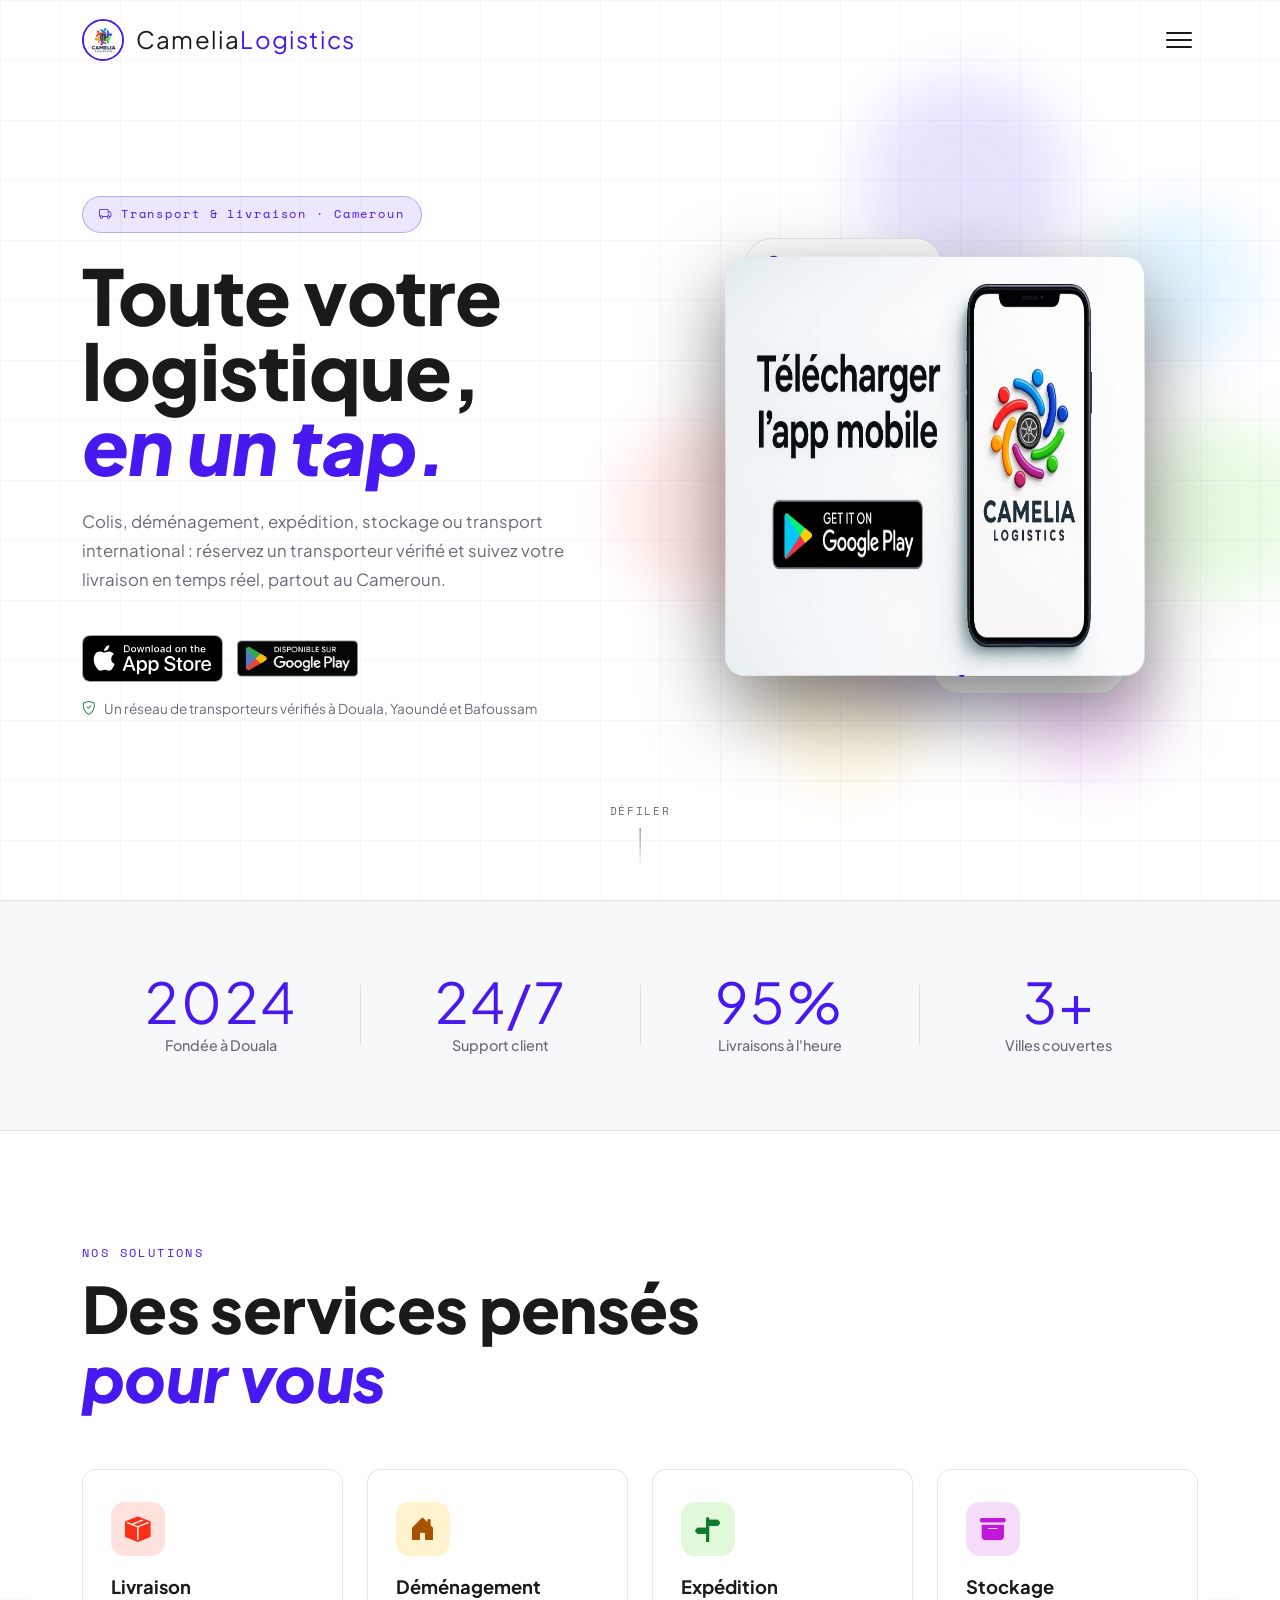
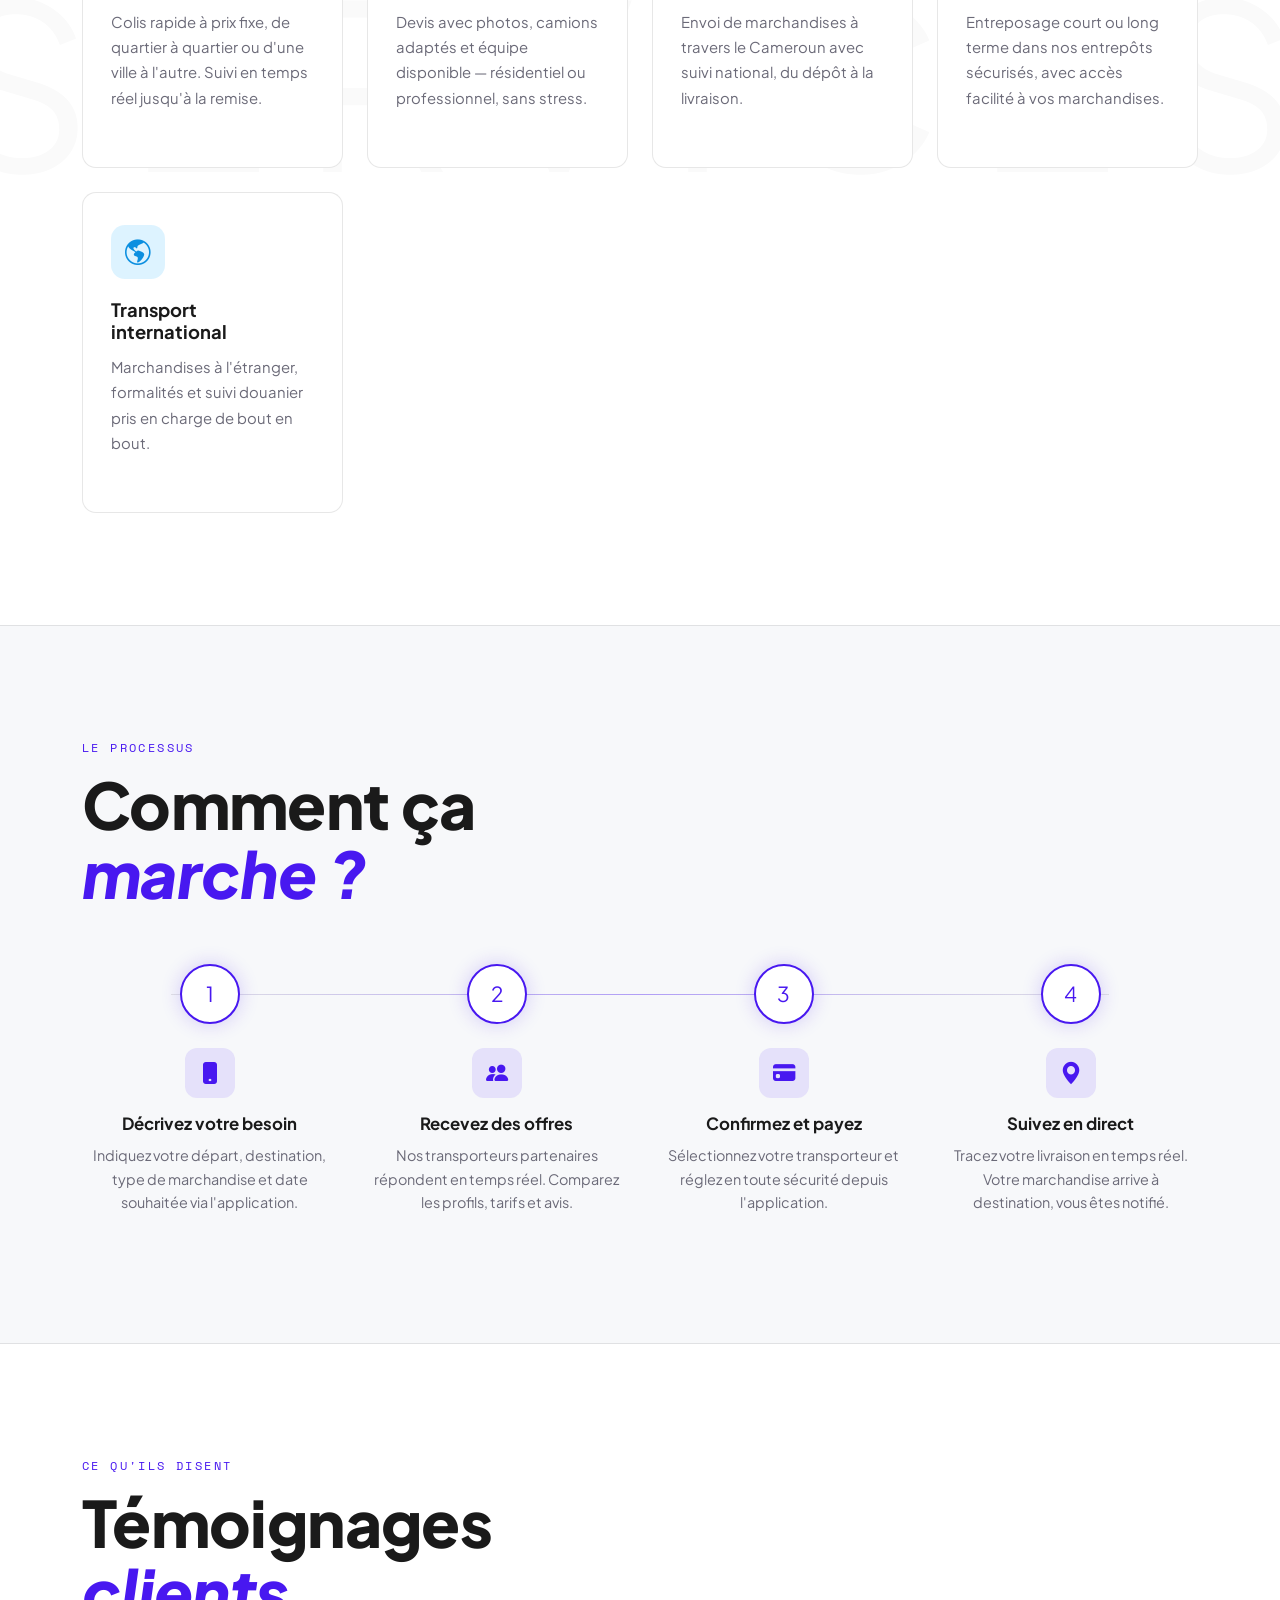
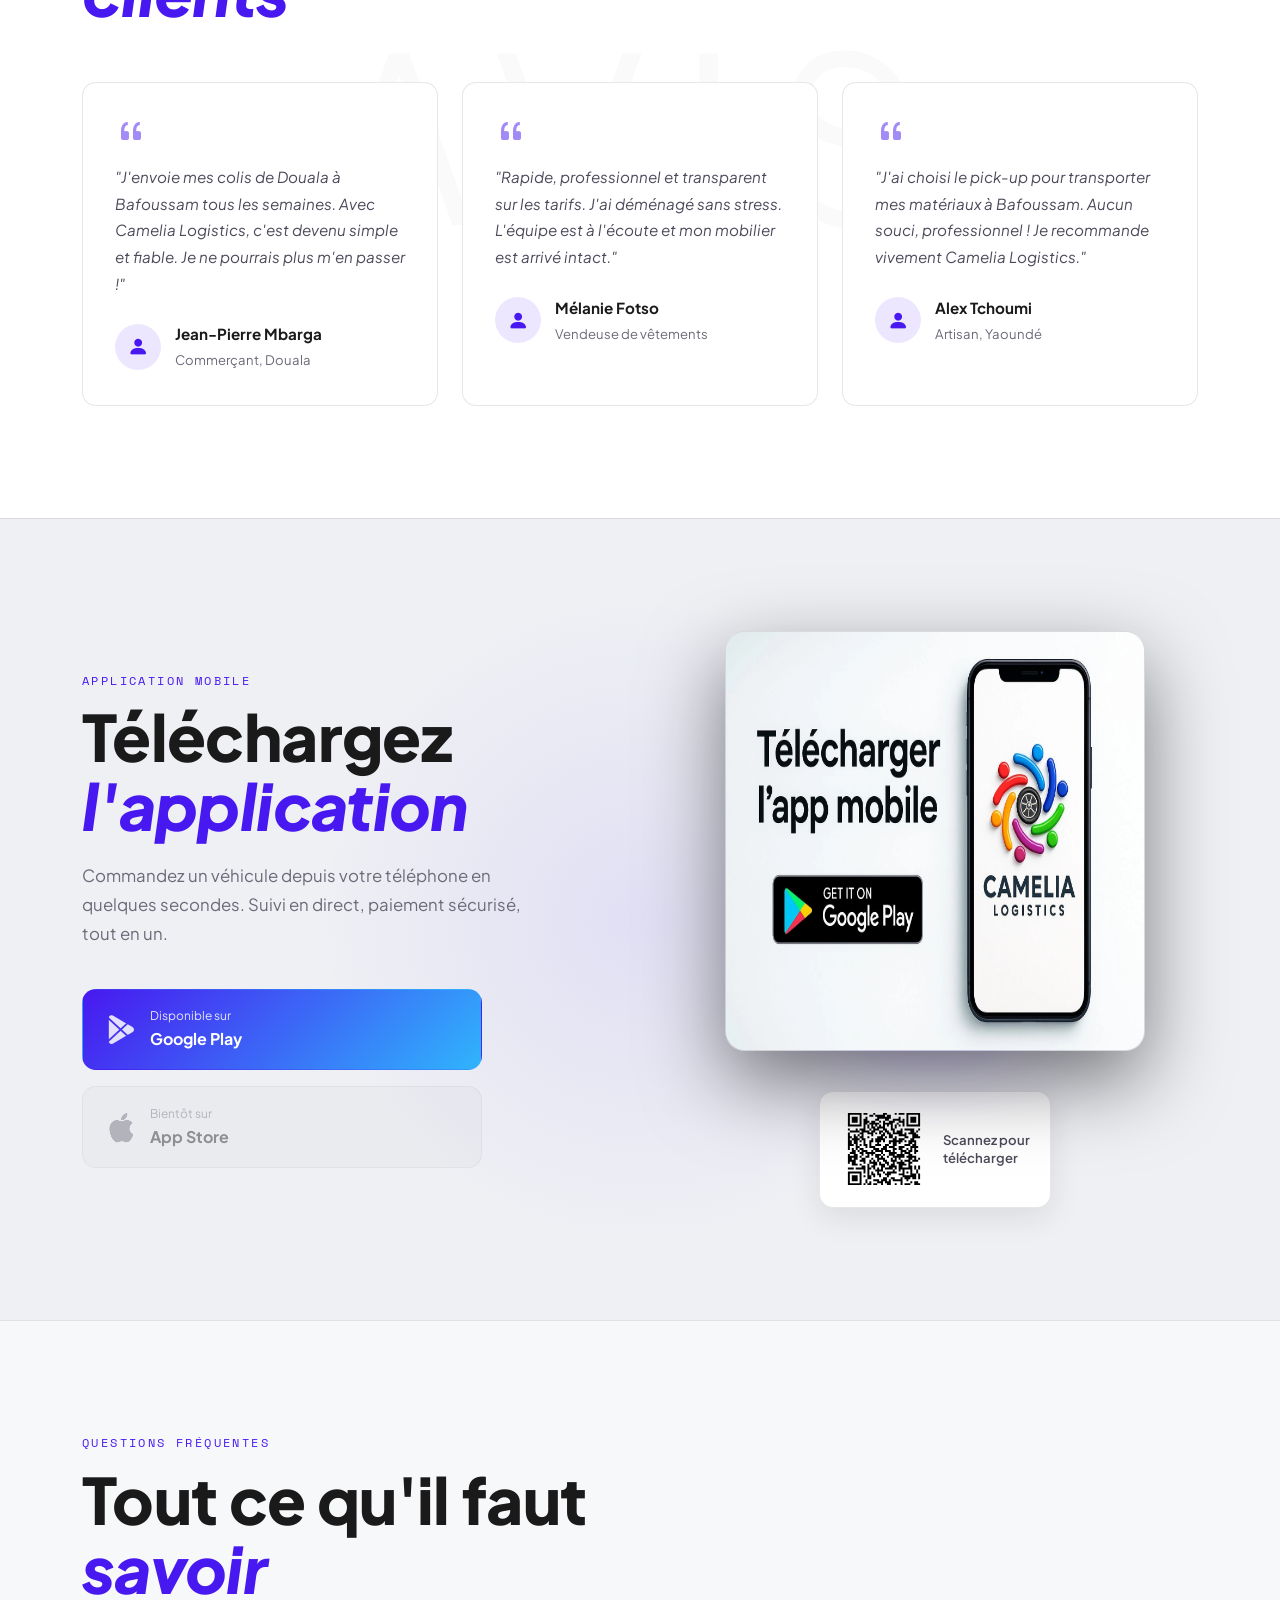
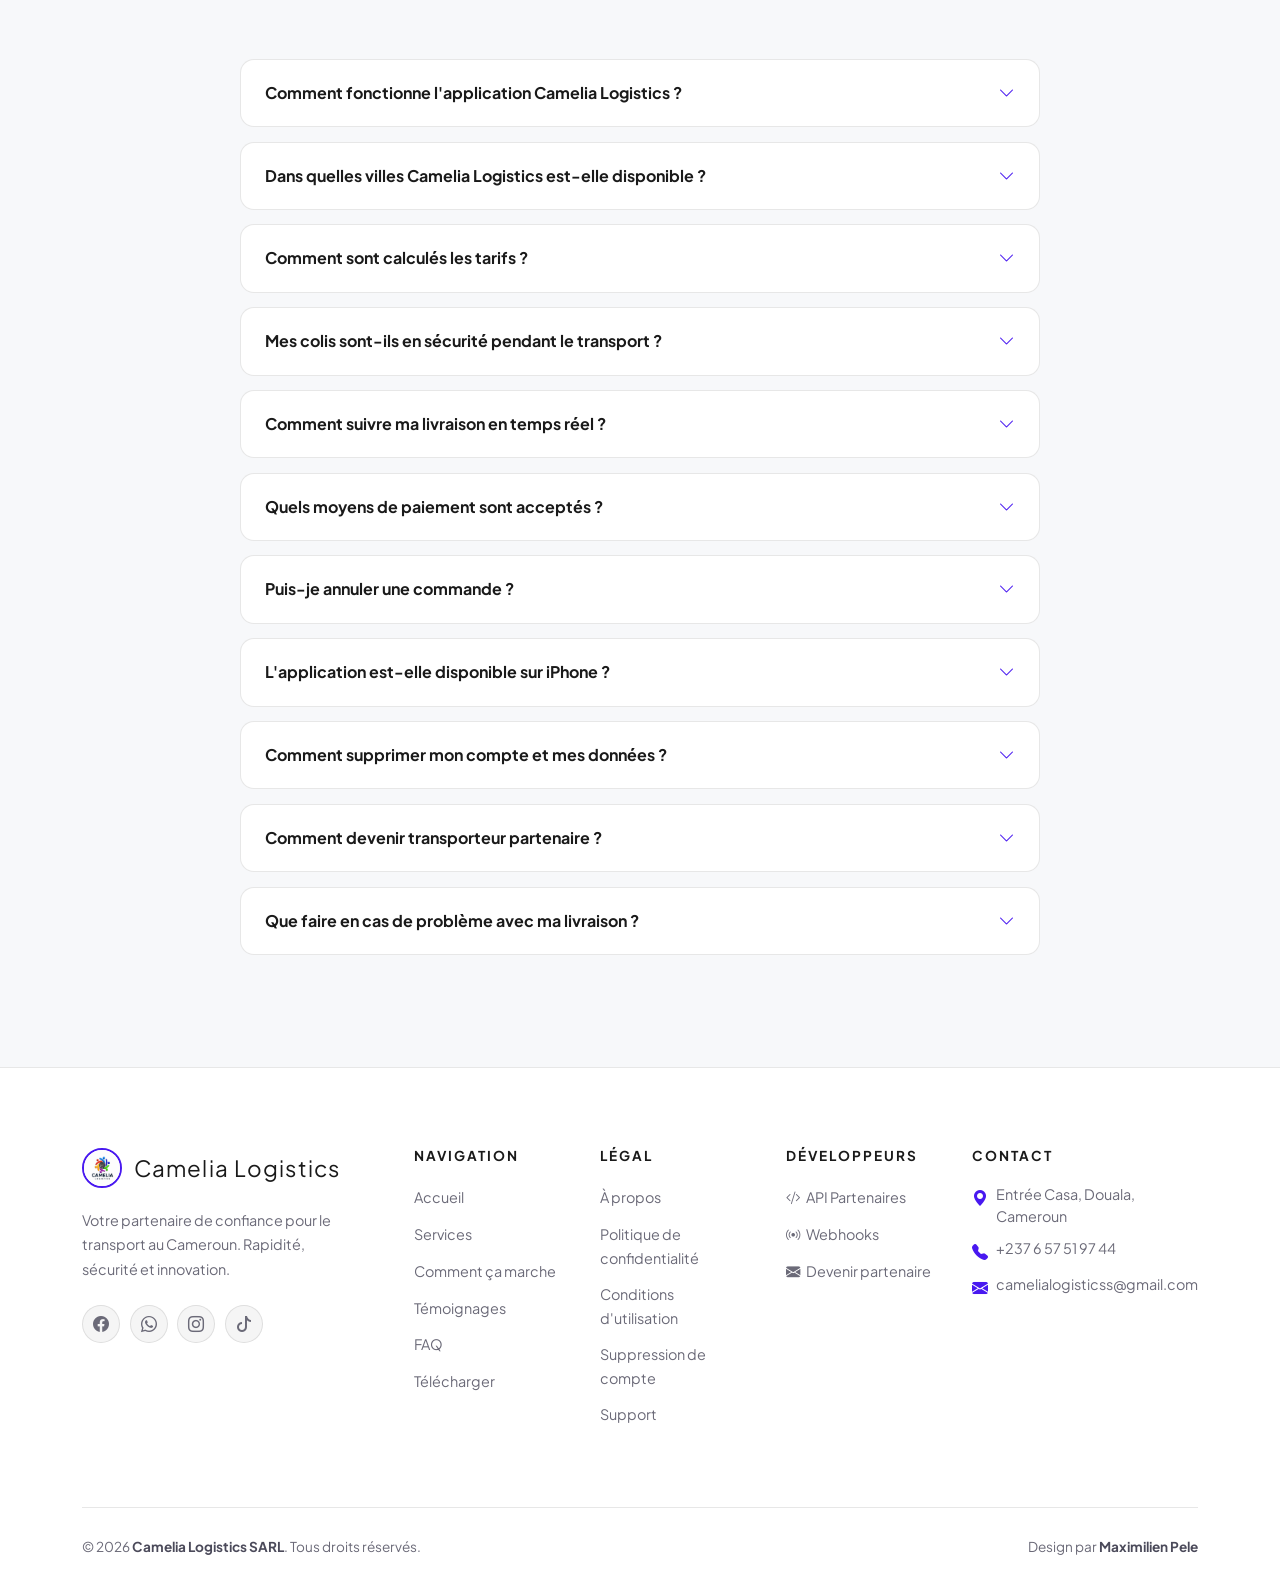
<file: index.html>
<!DOCTYPE html>
<html lang="fr">
<head>
    <meta charset="UTF-8">
    <script>
    (function () {
        try {
            var saved = localStorage.getItem('cl-theme');
            var theme = saved || (window.matchMedia('(prefers-color-scheme: dark)').matches ? 'dark' : 'light');
            document.documentElement.setAttribute('data-theme', theme);
        } catch (e) {}
    })();
    </script>
    <meta name="viewport" content="width=device-width, initial-scale=1.0">
    <title>Camelia Logistics | Transport & livraison nouvelle génération au Cameroun</title>
    <meta name="description" content="Camelia Logistics connecte particuliers et entreprises aux meilleurs transporteurs à Douala, Yaoundé et partout au Cameroun. Livraison urbaine, transport interurbain, déménagement et logistique pro avec suivi en temps réel.">
    <meta name="keywords" content="logistique Cameroun, transport Douala, livraison Yaoundé, déménagement Cameroun, transport de marchandises, API logistique partenaire">
    <meta name="robots" content="index, follow, max-image-preview:large">
    <meta name="author" content="Camelia Logistics">
    <link rel="canonical" href="https://camelialogistics.com/">

    <!-- Open Graph / Réseaux sociaux -->
    <meta property="og:type" content="website">
    <meta property="og:site_name" content="Camelia Logistics">
    <meta property="og:locale" content="fr_CM">
    <meta property="og:title" content="Camelia Logistics | Transport & livraison nouvelle génération au Cameroun">
    <meta property="og:description" content="Colis, marchandises, déménagement : commandez un transporteur vérifié en un clic et suivez votre livraison en temps réel, partout au Cameroun.">
    <meta property="og:image" content="https://camelialogistics.com/image/warehouse_09.webp">
    <meta property="og:url" content="https://camelialogistics.com/">
    <meta name="twitter:card" content="summary_large_image">
    <meta name="twitter:title" content="Camelia Logistics | Transport & livraison au Cameroun">
    <meta name="twitter:description" content="Réservez un transporteur vérifié en un clic et suivez votre livraison en temps réel, partout au Cameroun.">
    <meta name="twitter:image" content="https://camelialogistics.com/image/warehouse_09.webp">

    <link rel="icon" type="image/webp" href="image/logo.webp">
    <link rel="preconnect" href="https://cdn.jsdelivr.net" crossorigin>
    <link href="https://cdn.jsdelivr.net/npm/bootstrap@5.3.3/dist/css/bootstrap.min.css" rel="stylesheet">
    <link rel="stylesheet" href="https://cdn.jsdelivr.net/npm/bootstrap-icons@1.11.3/font/bootstrap-icons.css">
    <link rel="preconnect" href="https://fonts.googleapis.com">
    <link rel="preconnect" href="https://fonts.gstatic.com" crossorigin>
    <link href="https://fonts.googleapis.com/css2?family=Plus+Jakarta+Sans:ital,wght@0,400;0,500;0,600;0,700;0,800;1,500&family=Space+Mono:wght@400;700&display=swap" rel="stylesheet">
    <link rel="stylesheet" href="style.css">

    <!-- Données structurées : identité de l'entreprise (SEO / Google Rich Results) -->
    <script type="application/ld+json">
    {
      "@context": "https://schema.org",
      "@type": "LocalBusiness",
      "name": "Camelia Logistics",
      "image": "https://camelialogistics.com/image/logo.webp",
      "url": "https://camelialogistics.com/",
      "telephone": "+237657519744",
      "email": "camelialogisticss@gmail.com",
      "priceRange": "$$",
      "address": {
        "@type": "PostalAddress",
        "streetAddress": "Entrée Casa",
        "addressLocality": "Douala",
        "addressCountry": "CM"
      },
      "areaServed": ["Douala", "Yaoundé", "Bafoussam", "Cameroun"],
      "sameAs": [
        "https://www.facebook.com/p/Camelia-logistics-100085180665945/",
        "https://www.tiktok.com/@camelia.logistics",
        "https://wa.me/237657519744"
      ],
      "makesOffer": [
        { "@type": "Offer", "itemOffered": { "@type": "Service", "name": "Livraison" } },
        { "@type": "Offer", "itemOffered": { "@type": "Service", "name": "Déménagement" } },
        { "@type": "Offer", "itemOffered": { "@type": "Service", "name": "Expédition" } },
        { "@type": "Offer", "itemOffered": { "@type": "Service", "name": "Stockage" } },
        { "@type": "Offer", "itemOffered": { "@type": "Service", "name": "Transport international" } }
      ]
    }
    </script>

    <!-- Données structurées : application mobile -->
    <script type="application/ld+json">
    {
      "@context": "https://schema.org",
      "@type": "MobileApplication",
      "name": "Camelia Logistics",
      "operatingSystem": "Android",
      "applicationCategory": "TravelApplication",
      "url": "https://play.google.com/store/apps/details?id=com.camelia.logistics",
      "author": { "@type": "Organization", "name": "Camelia Logistics" },
      "offers": { "@type": "Offer", "price": "0", "priceCurrency": "XAF" }
    }
    </script>

    <!-- Données structurées : FAQ (reprend la section #faq de la page) -->
    <script type="application/ld+json">
    {
      "@context": "https://schema.org",
      "@type": "FAQPage",
      "mainEntity": [
        {
          "@type": "Question",
          "name": "Comment fonctionne l'application Camelia Logistics ?",
          "acceptedAnswer": { "@type": "Answer", "text": "Vous décrivez votre besoin (type de service, adresses, marchandise) depuis l'application, vous recevez une offre, vous confirmez et payez, puis vous suivez la livraison en temps réel jusqu'à sa remise." }
        },
        {
          "@type": "Question",
          "name": "Dans quelles villes Camelia Logistics est-elle disponible ?",
          "acceptedAnswer": { "@type": "Answer", "text": "Le service est actif à Douala, Yaoundé et Bafoussam, avec des livraisons interurbaines vers les principaux axes du Cameroun." }
        },
        {
          "@type": "Question",
          "name": "Comment sont calculés les tarifs ?",
          "acceptedAnswer": { "@type": "Answer", "text": "Le prix est calculé selon la distance, le type de véhicule et la nature du chargement, et affiché avant toute confirmation." }
        },
        {
          "@type": "Question",
          "name": "Mes colis sont-ils en sécurité pendant le transport ?",
          "acceptedAnswer": { "@type": "Answer", "text": "Chaque transporteur partenaire est vérifié avant son intégration au réseau, et vous pouvez suivre le trajet en temps réel." }
        },
        {
          "@type": "Question",
          "name": "Comment suivre ma livraison en temps réel ?",
          "acceptedAnswer": { "@type": "Answer", "text": "Dès qu'un transporteur est assigné, l'écran de suivi de l'application affiche sa position et le statut de la course." }
        },
        {
          "@type": "Question",
          "name": "L'application est-elle disponible sur iPhone ?",
          "acceptedAnswer": { "@type": "Answer", "text": "Camelia Logistics est disponible dès maintenant sur Google Play. La version iOS (App Store) arrive bientôt." }
        },
        {
          "@type": "Question",
          "name": "Comment supprimer mon compte et mes données ?",
          "acceptedAnswer": { "@type": "Answer", "text": "La suppression est possible directement depuis les paramètres de l'application, ou en contactant le support. Voir la page dédiée Suppression de compte." }
        },
        {
          "@type": "Question",
          "name": "Comment devenir transporteur partenaire ?",
          "acceptedAnswer": { "@type": "Answer", "text": "Contactez l'équipe via WhatsApp ou email avec vos informations (véhicule, zone d'activité) pour être accompagné dans l'intégration au réseau." }
        }
      ]
    }
    </script>
</head>
<body>

<!-- ===== NAVBAR ===== -->
<nav class="cl-navbar" id="navbar">
    <div class="container d-flex align-items-center justify-content-between">
        <a class="cl-brand" href="#accueil">
            <img src="image/logo.webp" alt="Logo Camelia Logistics" width="42" height="42">
            <span>Camelia<em>Logistics</em></span>
        </a>
        <button class="cl-burger" id="burgerBtn" aria-label="Menu">
            <span></span><span></span><span></span>
        </button>
        <div class="cl-nav-links" id="navLinks">
            <a href="#accueil" class="cl-nav-link active">Accueil</a>
            <a href="#services" class="cl-nav-link">Services</a>
            <a href="#comment" class="cl-nav-link">Comment ça marche</a>
            <a href="#temoignages" class="cl-nav-link">Témoignages</a>
            <a href="#faq" class="cl-nav-link">FAQ</a>
            <a href="api-partenaires.html" class="cl-nav-link">
                <i class="bi bi-code-slash"></i> Développeurs
            </a>
            <a href="#download" class="cl-nav-cta">
                <i class="bi bi-android2"></i> Télécharger
            </a>
            <button class="cl-theme-toggle" id="themeToggle" type="button" aria-label="Basculer entre thème clair et sombre">
                <i class="bi bi-moon-stars-fill icon-light"></i>
                <i class="bi bi-sun-fill icon-dark"></i>
            </button>
        </div>
    </div>
</nav>

<!-- ===== HERO ===== -->
<section class="cl-hero" id="accueil">
    <div class="cl-hero-bg">
        <div class="cl-hero-grid"></div>
        <div class="cl-hero-swirl" aria-hidden="true">
            <svg viewBox="0 0 600 600">
                <g class="cl-swirl-spin">
                    <circle cx="300" cy="120" r="70" fill="#4818F0"/>
                    <circle cx="440" cy="190" r="55" fill="#30B4FC"/>
                    <circle cx="470" cy="340" r="60" fill="#48D818"/>
                    <circle cx="380" cy="470" r="50" fill="#C018D8"/>
                    <circle cx="220" cy="470" r="55" fill="#FCC00C"/>
                    <circle cx="130" cy="340" r="60" fill="#FC3018"/>
                </g>
            </svg>
        </div>
    </div>
    <div class="container cl-hero-inner">
        <div class="cl-hero-left reveal">
            <div class="cl-badge">
                <i class="bi bi-truck"></i>
                <span class="theme-copy-light">Transport &amp; livraison · Cameroun</span>
                <span class="theme-copy-dark"><span class="cl-live-dot"></span> Réseau actif · Douala, Yaoundé, Bafoussam</span>
            </div>
            <h1 class="cl-hero-title">
                Toute votre logistique,<br>
                <span class="cl-accent-word">en un tap.</span>
            </h1>
            <p class="cl-hero-sub">
                Colis, déménagement, expédition, stockage ou transport international : réservez un transporteur vérifié et suivez votre livraison en temps réel, partout au Cameroun.
            </p>
            <div class="cl-store-badges">
                <button class="cl-badge-btn" onclick="comingSoon()" type="button" aria-label="Bientôt disponible sur l'App Store">
                    <img src="image/badges/app-store-badge.svg" alt="Bientôt disponible sur l'App Store" width="140" height="47">
                </button>
                <a class="cl-badge-btn" href="https://play.google.com/store/apps/details?id=com.camelia.logistics" target="_blank" rel="noopener" aria-label="Disponible sur Google Play">
                    <img src="image/badges/google-play-badge.png" alt="Disponible sur Google Play" width="158" height="47">
                </a>
            </div>
            <p class="cl-hero-trust"><i class="bi bi-shield-check"></i> Un réseau de transporteurs vérifiés à Douala, Yaoundé et Bafoussam</p>
        </div>

        <div class="cl-hero-right reveal-right">
            <div class="cl-phone-wrap">
                <img src="image/app.webp" alt="Aperçu de l'application mobile Camelia Logistics" class="cl-phone-img cl-float" width="630" height="420" fetchpriority="high">
                <div class="cl-phone-glow"></div>
                <div class="cl-floatcard fc-top">
                    <i class="bi bi-geo-alt-fill"></i>
                    <span>Suivi en temps réel</span>
                </div>
                <div class="cl-floatcard fc-bot">
                    <i class="bi bi-shield-lock-fill"></i>
                    <span>Paiement sécurisé</span>
                </div>
            </div>
        </div>
    </div>
    <div class="cl-hero-scroll-hint">
        <span>Défiler</span>
        <div class="cl-scroll-line"></div>
    </div>
</section>

<!-- ===== STATS ===== -->
<section class="cl-stats">
    <div class="container">
        <div class="cl-stats-grid">
            <div class="cl-stat reveal-up">
                <div class="cl-stat-num">2024</div>
                <div class="cl-stat-label">Fondée à Douala</div>
            </div>
            <div class="cl-stat-divider"></div>
            <div class="cl-stat reveal-up" style="animation-delay:.1s">
                <div class="cl-stat-num">24/7</div>
                <div class="cl-stat-label">Support client</div>
            </div>
            <div class="cl-stat-divider"></div>
            <div class="cl-stat reveal-up" style="animation-delay:.2s">
                <div class="cl-stat-num" data-count-to="95" data-suffix="%">0%</div>
                <div class="cl-stat-label">Livraisons à l'heure</div>
            </div>
            <div class="cl-stat-divider"></div>
            <div class="cl-stat reveal-up" style="animation-delay:.3s">
                <div class="cl-stat-num" data-count-to="3" data-suffix="+">0+</div>
                <div class="cl-stat-label">Villes couvertes</div>
            </div>
        </div>
    </div>
</section>

<!-- ===== SERVICES ===== -->
<section class="cl-services" id="services">
    <div class="cl-section-bg-text">SERVICES</div>
    <div class="container">
        <div class="cl-section-head reveal-up">
            <span class="cl-overline">Nos solutions</span>
            <h2 class="cl-section-title">Des services pensés<br><span class="cl-accent-word">pour vous</span></h2>
        </div>
        <div class="cl-services-grid">
            <div class="cl-service-card reveal-up">
                <div class="cl-svc-icon accent-red"><i class="bi bi-box-seam-fill"></i></div>
                <h3>Livraison</h3>
                <p>Colis rapide à prix fixe, de quartier à quartier ou d'une ville à l'autre. Suivi en temps réel jusqu'à la remise.</p>
                <div class="cl-svc-hover-line"></div>
            </div>
            <div class="cl-service-card reveal-up" style="animation-delay:.1s">
                <div class="cl-svc-icon accent-yellow"><i class="bi bi-house-door-fill"></i></div>
                <h3>Déménagement</h3>
                <p>Devis avec photos, camions adaptés et équipe disponible — résidentiel ou professionnel, sans stress.</p>
                <div class="cl-svc-hover-line"></div>
            </div>
            <div class="cl-service-card reveal-up" style="animation-delay:.2s">
                <div class="cl-svc-icon accent-green"><i class="bi bi-signpost-split-fill"></i></div>
                <h3>Expédition</h3>
                <p>Envoi de marchandises à travers le Cameroun avec suivi national, du dépôt à la livraison.</p>
                <div class="cl-svc-hover-line"></div>
            </div>
            <div class="cl-service-card reveal-up" style="animation-delay:.3s">
                <div class="cl-svc-icon accent-magenta"><i class="bi bi-archive-fill"></i></div>
                <h3>Stockage</h3>
                <p>Entreposage court ou long terme dans nos entrepôts sécurisés, avec accès facilité à vos marchandises.</p>
                <div class="cl-svc-hover-line"></div>
            </div>
            <div class="cl-service-card reveal-up" style="animation-delay:.4s">
                <div class="cl-svc-icon accent-blue"><i class="bi bi-globe-americas"></i></div>
                <h3>Transport international</h3>
                <p>Marchandises à l'étranger, formalités et suivi douanier pris en charge de bout en bout.</p>
                <div class="cl-svc-hover-line"></div>
            </div>
        </div>
    </div>
</section>

<!-- ===== HOW IT WORKS ===== -->
<section class="cl-how" id="comment">
    <div class="container">
        <div class="cl-section-head reveal-up">
            <span class="cl-overline">Le processus</span>
            <h2 class="cl-section-title">Comment ça<br><span class="cl-accent-word">marche ?</span></h2>
        </div>
        <div class="cl-how-timeline">
            <div class="cl-how-line"></div>
            <div class="cl-how-step reveal-up">
                <div class="cl-step-dot"><span>1</span></div>
                <div class="cl-step-content">
                    <div class="cl-step-icon"><i class="bi bi-phone-fill"></i></div>
                    <h3>Décrivez votre besoin</h3>
                    <p>Indiquez votre départ, destination, type de marchandise et date souhaitée via l'application.</p>
                </div>
            </div>
            <div class="cl-how-step reveal-up" style="animation-delay:.15s">
                <div class="cl-step-dot"><span>2</span></div>
                <div class="cl-step-content">
                    <div class="cl-step-icon"><i class="bi bi-people-fill"></i></div>
                    <h3>Recevez des offres</h3>
                    <p>Nos transporteurs partenaires répondent en temps réel. Comparez les profils, tarifs et avis.</p>
                </div>
            </div>
            <div class="cl-how-step reveal-up" style="animation-delay:.3s">
                <div class="cl-step-dot"><span>3</span></div>
                <div class="cl-step-content">
                    <div class="cl-step-icon"><i class="bi bi-credit-card-fill"></i></div>
                    <h3>Confirmez et payez</h3>
                    <p>Sélectionnez votre transporteur et réglez en toute sécurité depuis l'application.</p>
                </div>
            </div>
            <div class="cl-how-step reveal-up" style="animation-delay:.45s">
                <div class="cl-step-dot"><span>4</span></div>
                <div class="cl-step-content">
                    <div class="cl-step-icon"><i class="bi bi-geo-alt-fill"></i></div>
                    <h3>Suivez en direct</h3>
                    <p>Tracez votre livraison en temps réel. Votre marchandise arrive à destination, vous êtes notifié.</p>
                </div>
            </div>
        </div>
    </div>
</section>

<!-- ===== TESTIMONIALS ===== -->
<section class="cl-testi" id="temoignages">
    <div class="cl-section-bg-text">AVIS</div>
    <div class="container">
        <div class="cl-section-head reveal-up">
            <span class="cl-overline">Ce qu'ils disent</span>
            <h2 class="cl-section-title">Témoignages<br><span class="cl-accent-word">clients</span></h2>
        </div>
        <div class="cl-testi-grid">
            <div class="cl-testi-card reveal-up">
                <div class="cl-testi-quote"><i class="bi bi-quote"></i></div>
                <p>"J'envoie mes colis de Douala à Bafoussam tous les semaines. Avec Camelia Logistics, c'est devenu simple et fiable. Je ne pourrais plus m'en passer !"</p>
                <div class="cl-testi-author">
                    <div class="cl-testi-avatar"><i class="bi bi-person-fill"></i></div>
                    <div>
                        <strong>Jean-Pierre Mbarga</strong>
                        <span>Commerçant, Douala</span>
                    </div>
                </div>
            </div>
            <div class="cl-testi-card reveal-up" style="animation-delay:.1s">
                <div class="cl-testi-quote"><i class="bi bi-quote"></i></div>
                <p>"Rapide, professionnel et transparent sur les tarifs. J'ai déménagé sans stress. L'équipe est à l'écoute et mon mobilier est arrivé intact."</p>
                <div class="cl-testi-author">
                    <div class="cl-testi-avatar"><i class="bi bi-person-fill"></i></div>
                    <div>
                        <strong>Mélanie Fotso</strong>
                        <span>Vendeuse de vêtements</span>
                    </div>
                </div>
            </div>
            <div class="cl-testi-card reveal-up" style="animation-delay:.2s">
                <div class="cl-testi-quote"><i class="bi bi-quote"></i></div>
                <p>"J'ai choisi le pick-up pour transporter mes matériaux à Bafoussam. Aucun souci, professionnel ! Je recommande vivement Camelia Logistics."</p>
                <div class="cl-testi-author">
                    <div class="cl-testi-avatar"><i class="bi bi-person-fill"></i></div>
                    <div>
                        <strong>Alex Tchoumi</strong>
                        <span>Artisan, Yaoundé</span>
                    </div>
                </div>
            </div>
        </div>
    </div>
</section>

<!-- ===== DOWNLOAD ===== -->
<section class="cl-download" id="download">
    <div class="cl-download-bg">
        <div class="cl-download-glow"></div>
    </div>
    <div class="container">
        <div class="cl-download-inner">
            <div class="cl-download-text reveal">
                <span class="cl-overline light">Application mobile</span>
                <h2 class="cl-section-title light">Téléchargez<br><span class="cl-accent-word">l'application</span></h2>
                <p>Commandez un véhicule depuis votre téléphone en quelques secondes. Suivi en direct, paiement sécurisé, tout en un.</p>
                <div class="cl-dl-buttons">
                    <a href="https://play.google.com/store/apps/details?id=com.camelia.logistics" class="cl-store-btn available" target="_blank" rel="noopener">
                        <i class="bi bi-google-play"></i>
                        <div><small>Disponible sur</small><strong>Google Play</strong></div>
                    </a>
                    <button class="cl-store-btn disabled" onclick="comingSoon()" type="button">
                        <i class="bi bi-apple"></i>
                        <div><small>Bientôt sur</small><strong>App Store</strong></div>
                    </button>
                </div>
            </div>
            <div class="cl-download-visual reveal-right">
                <div class="cl-phone-wrap">
                    <img src="image/app.webp" alt="Aperçu de l'application mobile Camelia Logistics" class="cl-phone-img" width="630" height="420" loading="lazy">
                    <div class="cl-phone-glow"></div>
                </div>
                <div class="cl-qr-card">
                    <img src="image/badges/playstore-qr.svg" alt="QR code de téléchargement Google Play" width="88" height="88" loading="lazy">
                    <span>Scannez pour<br>télécharger</span>
                </div>
            </div>
        </div>
    </div>
</section>

<!-- ===== FAQ ===== -->
<section class="cl-faq" id="faq">
    <div class="container">
        <div class="cl-section-head reveal-up">
            <span class="cl-overline">Questions fréquentes</span>
            <h2 class="cl-section-title">Tout ce qu'il faut<br><span class="cl-accent-word">savoir</span></h2>
        </div>
        <div class="cl-faq-list">
            <details class="cl-faq-item reveal-up">
                <summary>Comment fonctionne l'application Camelia Logistics ?<i class="bi bi-chevron-down"></i></summary>
                <div class="cl-faq-a"><div>Vous décrivez votre besoin (type de service, adresses, marchandise) depuis l'application, vous recevez une offre, vous confirmez et payez, puis vous suivez la livraison en temps réel jusqu'à sa remise.</div></div>
            </details>
            <details class="cl-faq-item reveal-up">
                <summary>Dans quelles villes Camelia Logistics est-elle disponible ?<i class="bi bi-chevron-down"></i></summary>
                <div class="cl-faq-a"><div>Le service est actif à Douala, Yaoundé et Bafoussam, avec des livraisons interurbaines vers les principaux axes du Cameroun. La couverture s'élargit progressivement.</div></div>
            </details>
            <details class="cl-faq-item reveal-up">
                <summary>Comment sont calculés les tarifs ?<i class="bi bi-chevron-down"></i></summary>
                <div class="cl-faq-a"><div>Le prix est calculé selon la distance, le type de véhicule et la nature du chargement. Le montant est affiché avant toute confirmation, sans frais cachés.</div></div>
            </details>
            <details class="cl-faq-item reveal-up">
                <summary>Mes colis sont-ils en sécurité pendant le transport ?<i class="bi bi-chevron-down"></i></summary>
                <div class="cl-faq-a"><div>Chaque transporteur partenaire est vérifié avant son intégration au réseau. Vous pouvez suivre le trajet en temps réel et échanger directement avec le transporteur assigné.</div></div>
            </details>
            <details class="cl-faq-item reveal-up">
                <summary>Comment suivre ma livraison en temps réel ?<i class="bi bi-chevron-down"></i></summary>
                <div class="cl-faq-a"><div>Dès qu'un transporteur est assigné, l'écran de suivi de l'application affiche sa position et le statut de la course jusqu'à la livraison.</div></div>
            </details>
            <details class="cl-faq-item reveal-up">
                <summary>Quels moyens de paiement sont acceptés ?<i class="bi bi-chevron-down"></i></summary>
                <div class="cl-faq-a"><div>Les paiements se font directement depuis l'application, via les moyens proposés au moment de la confirmation de commande.</div></div>
            </details>
            <details class="cl-faq-item reveal-up">
                <summary>Puis-je annuler une commande ?<i class="bi bi-chevron-down"></i></summary>
                <div class="cl-faq-a"><div>Oui, depuis l'application, tant que la course n'est pas terminée. Des frais peuvent s'appliquer selon l'avancement, affichés avant confirmation de l'annulation.</div></div>
            </details>
            <details class="cl-faq-item reveal-up">
                <summary>L'application est-elle disponible sur iPhone ?<i class="bi bi-chevron-down"></i></summary>
                <div class="cl-faq-a"><div>Camelia Logistics est disponible dès maintenant sur Google Play. La version iOS (App Store) arrive bientôt.</div></div>
            </details>
            <details class="cl-faq-item reveal-up">
                <summary>Comment supprimer mon compte et mes données ?<i class="bi bi-chevron-down"></i></summary>
                <div class="cl-faq-a"><div>La suppression est possible directement depuis les paramètres de l'application, ou en nous contactant. Le détail de la procédure est expliqué sur notre <a href="account-deletion/">page dédiée</a>.</div></div>
            </details>
            <details class="cl-faq-item reveal-up">
                <summary>Comment devenir transporteur partenaire ?<i class="bi bi-chevron-down"></i></summary>
                <div class="cl-faq-a"><div>Contactez-nous via WhatsApp ou email avec vos informations (véhicule, zone d'activité) ; notre équipe vous accompagne pour l'intégration au réseau.</div></div>
            </details>
            <details class="cl-faq-item reveal-up">
                <summary>Que faire en cas de problème avec ma livraison ?<i class="bi bi-chevron-down"></i></summary>
                <div class="cl-faq-a"><div>Notre support est disponible 24/7 par email ou WhatsApp — voir notre <a href="support/">page support</a> pour les coordonnées et l'assistance.</div></div>
            </details>
        </div>
    </div>
</section>

<!-- ===== FOOTER ===== -->
<footer class="cl-footer">
    <div class="container">
        <div class="cl-footer-top">
            <div class="cl-footer-brand-col">
                <div class="cl-footer-brand">
                    <img src="image/logo.webp" alt="Logo Camelia Logistics" width="40" height="40" loading="lazy">
                    <span>Camelia Logistics</span>
                </div>
                <p>Votre partenaire de confiance pour le transport au Cameroun. Rapidité, sécurité et innovation.</p>
                <div class="cl-socials">
                    <a href="https://www.facebook.com/p/Camelia-logistics-100085180665945/" class="cl-social" aria-label="Facebook"><i class="bi bi-facebook"></i></a>
                    <a href="https://wa.me/237657519744" class="cl-social" aria-label="WhatsApp"><i class="bi bi-whatsapp"></i></a>
                    <a href="#" class="cl-social" aria-label="Instagram"><i class="bi bi-instagram"></i></a>
                    <a href="https://www.tiktok.com/@camelia.logistics" class="cl-social" aria-label="TikTok"><i class="bi bi-tiktok"></i></a>
                </div>
            </div>
            <div class="cl-footer-col">
                <h4>Navigation</h4>
                <ul>
                    <li><a href="#accueil">Accueil</a></li>
                    <li><a href="#services">Services</a></li>
                    <li><a href="#comment">Comment ça marche</a></li>
                    <li><a href="#temoignages">Témoignages</a></li>
                    <li><a href="#faq">FAQ</a></li>
                    <li><a href="#download">Télécharger</a></li>
                </ul>
            </div>
            <div class="cl-footer-col">
                <h4>Légal</h4>
                <ul>
                    <li><a href="legal.html#about">À propos</a></li>
                    <li><a href="privacy-policy/index.html">Politique de confidentialité</a></li>
                    <li><a href="terms-of-service/index.html">Conditions d'utilisation</a></li>
                    <li><a href="account-deletion/index.html">Suppression de compte</a></li>
                    <li><a href="support/index.html">Support</a></li>
                </ul>
            </div>
            <div class="cl-footer-col">
                <h4>Développeurs</h4>
                <ul>
                    <li><a href="api-partenaires.html"><i class="bi bi-code-slash"></i> API Partenaires</a></li>
                    <li><a href="api-partenaires.html#webhooks"><i class="bi bi-broadcast"></i> Webhooks</a></li>
                    <li><a href="mailto:camelialogisticss@gmail.com?subject=Devenir%20partenaire%20API"><i class="bi bi-envelope-fill"></i> Devenir partenaire</a></li>
                </ul>
            </div>
            <div class="cl-footer-col">
                <h4>Contact</h4>
                <ul class="cl-contact-list">
                    <li><i class="bi bi-geo-alt-fill"></i> Entrée Casa, Douala, Cameroun</li>
                    <li><i class="bi bi-telephone-fill"></i> +237 6 57 51 97 44</li>
                    <li><i class="bi bi-envelope-fill"></i> camelialogisticss@gmail.com</li>
                </ul>
            </div>
        </div>
        <div class="cl-footer-bottom">
            <span>&copy; <span id="currentYear">2026</span> <strong>Camelia Logistics SARL</strong>. Tous droits réservés.</span>
            <span>Design par <strong>Maximilien Pele</strong></span>
        </div>
    </div>
</footer>

<script src="https://cdn.jsdelivr.net/npm/bootstrap@5.3.3/dist/js/bootstrap.bundle.min.js"></script>
<script>

// ---- Bascule theme clair/sombre ----
const themeToggle = document.getElementById("themeToggle");
if (themeToggle) {
  themeToggle.addEventListener("click", () => {
    const root = document.documentElement;
    const next = root.getAttribute("data-theme") === "dark" ? "light" : "dark";
    root.setAttribute("data-theme", next);
    try { localStorage.setItem("cl-theme", next); } catch (e) {}
  });
}

// ---- Navbar scroll ----
const navbar = document.getElementById('navbar');
window.addEventListener('scroll', () => {
    navbar.classList.toggle('scrolled', window.scrollY > 60);
});

// ---- Mobile burger ----
const burger = document.getElementById('burgerBtn');
const navLinks = document.getElementById('navLinks');
burger.addEventListener('click', () => {
    burger.classList.toggle('open');
    navLinks.classList.toggle('open');
});
navLinks.querySelectorAll('.cl-nav-link, .cl-nav-cta, .cl-theme-toggle').forEach(l => {
    l.addEventListener('click', () => {
        burger.classList.remove('open');
        navLinks.classList.remove('open');
    });
});

// ---- Reveal on scroll ----
const revealEls = document.querySelectorAll('.reveal, .reveal-up, .reveal-right');
const obs = new IntersectionObserver((entries) => {
    entries.forEach(e => { if (e.isIntersecting) { e.target.classList.add('visible'); obs.unobserve(e.target); } });
}, { threshold: 0.12 });
revealEls.forEach(el => obs.observe(el));

// ---- Compteurs de statistiques animés ----
const prefersReducedMotion = window.matchMedia('(prefers-reduced-motion: reduce)').matches;
const counters = document.querySelectorAll('[data-count-to]');
const countObs = new IntersectionObserver((entries) => {
    entries.forEach(entry => {
        if (!entry.isIntersecting) return;
        const el = entry.target;
        const target = parseInt(el.dataset.countTo, 10);
        const suffix = el.dataset.suffix || '';
        countObs.unobserve(el);
        if (prefersReducedMotion) {
            el.textContent = target + suffix;
            return;
        }
        const duration = 1400;
        const start = performance.now();
        function tick(now) {
            const progress = Math.min((now - start) / duration, 1);
            const eased = 1 - Math.pow(1 - progress, 3);
            el.textContent = Math.round(target * eased) + suffix;
            if (progress < 1) requestAnimationFrame(tick);
        }
        requestAnimationFrame(tick);
    });
}, { threshold: 0.5 });
counters.forEach(el => countObs.observe(el));

// ---- Année du copyright ----
const yearEl = document.getElementById('currentYear');
if (yearEl) yearEl.textContent = new Date().getFullYear();

// ---- Active nav link ----
const sections = document.querySelectorAll('section[id]');
const navA = document.querySelectorAll('.cl-nav-link');
window.addEventListener('scroll', () => {
    let cur = '';
    sections.forEach(s => { if (window.scrollY >= s.offsetTop - 120) cur = s.id; });
    navA.forEach(a => { a.classList.toggle('active', a.getAttribute('href') === '#' + cur); });
});

function comingSoon() {
    alert("📱 L'application sera bientôt disponible sur les stores officiels !");
}
</script>
</body>
</html>
</file>
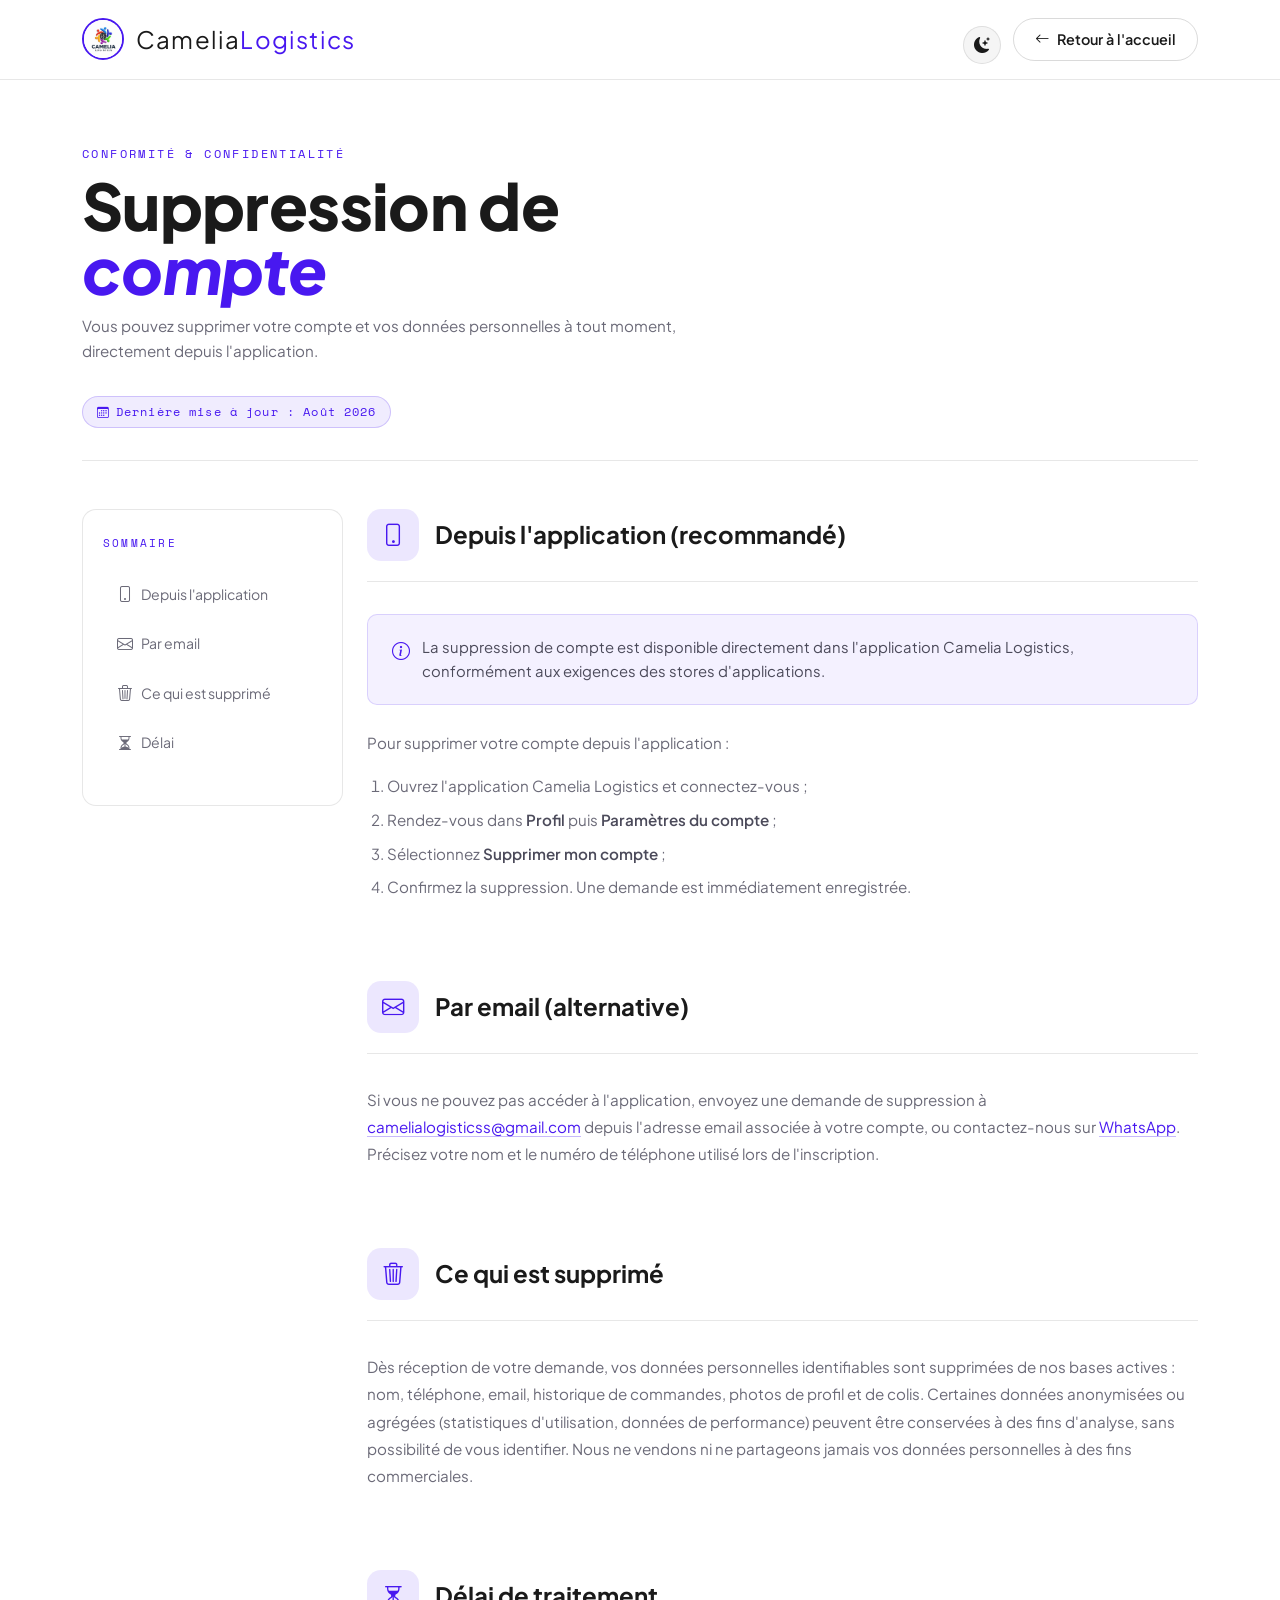
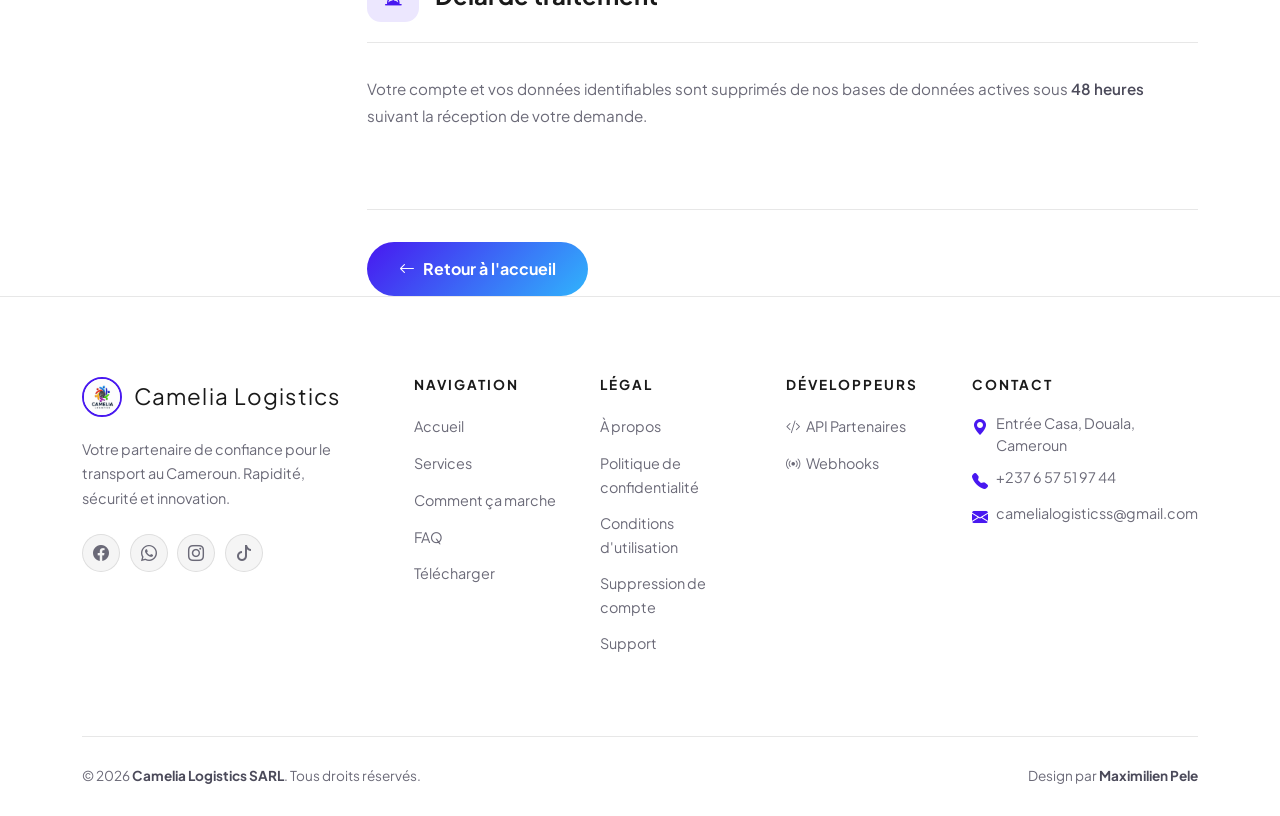
<file: account-deletion/index.html>
<!DOCTYPE html>
<html lang="fr">
<head>
    <meta charset="UTF-8">
    <script>
    (function () {
        try {
            var saved = localStorage.getItem('cl-theme');
            var theme = saved || (window.matchMedia('(prefers-color-scheme: dark)').matches ? 'dark' : 'light');
            document.documentElement.setAttribute('data-theme', theme);
        } catch (e) {}
    })();
    </script>
    <meta name="viewport" content="width=device-width, initial-scale=1.0">
    <title>Suppression de compte | Camelia Logistics</title>
    <meta name="description" content="Comment supprimer votre compte Camelia Logistics et vos données personnelles, depuis l'application ou par email.">
    <meta name="robots" content="index, follow">
    <link rel="canonical" href="https://camelialogistics.com/account-deletion/">
    <meta property="og:type" content="website">
    <meta property="og:site_name" content="Camelia Logistics">
    <meta property="og:title" content="Suppression de compte | Camelia Logistics">
    <meta property="og:description" content="Comment supprimer votre compte Camelia Logistics et vos données personnelles, depuis l'application ou par email.">
    <meta property="og:image" content="https://camelialogistics.com/image/logo.webp">
    <meta property="og:url" content="https://camelialogistics.com/account-deletion/">
    <meta name="twitter:card" content="summary">
    <link rel="icon" type="image/webp" href="../image/logo.webp">
    <link href="https://cdn.jsdelivr.net/npm/bootstrap@5.3.3/dist/css/bootstrap.min.css" rel="stylesheet">
    <link rel="stylesheet" href="https://cdn.jsdelivr.net/npm/bootstrap-icons@1.11.3/font/bootstrap-icons.css">
    <link rel="preconnect" href="https://fonts.googleapis.com">
    <link rel="preconnect" href="https://fonts.gstatic.com" crossorigin>
    <link href="https://fonts.googleapis.com/css2?family=Plus+Jakarta+Sans:ital,wght@0,400;0,500;0,600;0,700;0,800;1,500&family=Space+Mono:wght@400;700&display=swap" rel="stylesheet">
    <link rel="stylesheet" href="../style.css">
    <script type="application/ld+json">
    {
      "@context": "https://schema.org",
      "@type": "BreadcrumbList",
      "itemListElement": [
        { "@type": "ListItem", "position": 1, "name": "Accueil", "item": "https://camelialogistics.com/" },
        { "@type": "ListItem", "position": 2, "name": "Suppression de compte", "item": "https://camelialogistics.com/account-deletion/" }
      ]
    }
    </script>
</head>
<body>

<!-- ===== NAVBAR ===== -->
<nav class="cl-navbar scrolled" id="navbar">
    <div class="container d-flex align-items-center justify-content-between">
        <a class="cl-brand" href="../index.html">
            <img src="../image/logo.webp" alt="Logo Camelia Logistics" width="42" height="42">
            <span>Camelia<em>Logistics</em></span>
        </a>
        <div style="display:flex;align-items:center;gap:.75rem;">
            <button class="cl-theme-toggle" id="themeToggle" type="button" aria-label="Basculer entre thème clair et sombre">
                <i class="bi bi-moon-stars-fill icon-light"></i>
                <i class="bi bi-sun-fill icon-dark"></i>
            </button>
            <a href="../index.html" class="cl-btn-ghost" style="padding:.55rem 1.3rem;font-size:.9rem;border-radius:50px;">
                <i class="bi bi-arrow-left"></i> Retour à l'accueil
            </a>
        </div>
    </div>
</nav>

<!-- ===== CONTENU ===== -->
<div class="legal-wrap">
    <div class="container">

        <div class="legal-page-header">
            <span class="cl-overline">Conformité & confidentialité</span>
            <h1>Suppression de<br><span class="cl-accent-word">compte</span></h1>
            <p>Vous pouvez supprimer votre compte et vos données personnelles à tout moment, directement depuis l'application.</p>
            <div class="legal-date"><i class="bi bi-calendar3"></i> Dernière mise à jour : Août 2026</div>
        </div>

        <div class="row">
            <div class="col-lg-3">
                <nav class="legal-sidenav">
                    <div class="legal-sidenav-title">Sommaire</div>
                    <ul>
                        <li><a href="#depuis-app"><i class="bi bi-phone"></i> Depuis l'application</a></li>
                        <li><a href="#par-email"><i class="bi bi-envelope"></i> Par email</a></li>
                        <li><a href="#donnees-supprimees"><i class="bi bi-trash3"></i> Ce qui est supprimé</a></li>
                        <li><a href="#delai"><i class="bi bi-hourglass-split"></i> Délai</a></li>
                    </ul>
                </nav>
            </div>

            <div class="col-lg-9">
                <div class="legal-block" id="depuis-app">
                    <div class="legal-block-header">
                        <div class="legal-block-icon"><i class="bi bi-phone"></i></div>
                        <h2>Depuis l'application (recommandé)</h2>
                    </div>
                    <div class="legal-content-body">

                        <div class="legal-highlight">
                            <i class="bi bi-info-circle"></i>
                            <span>La suppression de compte est disponible directement dans l'application Camelia Logistics, conformément aux exigences des stores d'applications.</span>
                        </div>
                        <p>Pour supprimer votre compte depuis l'application :</p>
                        <ol style="padding-left:1.25rem;color:var(--cl-muted);line-height:1.9;">
                            <li>Ouvrez l'application Camelia Logistics et connectez-vous ;</li>
                            <li>Rendez-vous dans <strong>Profil</strong> puis <strong>Paramètres du compte</strong> ;</li>
                            <li>Sélectionnez <strong>Supprimer mon compte</strong> ;</li>
                            <li>Confirmez la suppression. Une demande est immédiatement enregistrée.</li>
                        </ol>

                    </div>
                </div>
                <div class="legal-block" id="par-email">
                    <div class="legal-block-header">
                        <div class="legal-block-icon"><i class="bi bi-envelope"></i></div>
                        <h2>Par email (alternative)</h2>
                    </div>
                    <div class="legal-content-body">

                        <p>Si vous ne pouvez pas accéder à l'application, envoyez une demande de suppression à <a href="mailto:camelialogisticss@gmail.com?subject=Suppression%20de%20compte">camelialogisticss@gmail.com</a> depuis l'adresse email associée à votre compte, ou contactez-nous sur <a href="https://wa.me/237657519744" target="_blank" rel="noopener">WhatsApp</a>. Précisez votre nom et le numéro de téléphone utilisé lors de l'inscription.</p>

                    </div>
                </div>
                <div class="legal-block" id="donnees-supprimees">
                    <div class="legal-block-header">
                        <div class="legal-block-icon"><i class="bi bi-trash3"></i></div>
                        <h2>Ce qui est supprimé</h2>
                    </div>
                    <div class="legal-content-body">

                        <p>Dès réception de votre demande, vos données personnelles identifiables sont supprimées de nos bases actives : nom, téléphone, email, historique de commandes, photos de profil et de colis. Certaines données anonymisées ou agrégées (statistiques d'utilisation, données de performance) peuvent être conservées à des fins d'analyse, sans possibilité de vous identifier. Nous ne vendons ni ne partageons jamais vos données personnelles à des fins commerciales.</p>

                    </div>
                </div>
                <div class="legal-block" id="delai">
                    <div class="legal-block-header">
                        <div class="legal-block-icon"><i class="bi bi-hourglass-split"></i></div>
                        <h2>Délai de traitement</h2>
                    </div>
                    <div class="legal-content-body">

                        <p>Votre compte et vos données identifiables sont supprimés de nos bases de données actives sous <strong>48 heures</strong> suivant la réception de votre demande.</p>

                    </div>
                </div>

                <div class="legal-back">
                    <a href="../index.html" class="cl-btn-primary">
                        <i class="bi bi-arrow-left"></i> Retour à l'accueil
                    </a>
                </div>
            </div>
        </div>
    </div>
</div>

<!-- ===== FOOTER ===== -->
<footer class="cl-footer">
    <div class="container">
        <div class="cl-footer-top">
            <div class="cl-footer-brand-col">
                <div class="cl-footer-brand">
                    <img src="../image/logo.webp" alt="Logo Camelia Logistics" width="40" height="40" loading="lazy">
                    <span>Camelia Logistics</span>
                </div>
                <p>Votre partenaire de confiance pour le transport au Cameroun. Rapidité, sécurité et innovation.</p>
                <div class="cl-socials">
                    <a href="https://www.facebook.com/p/Camelia-logistics-100085180665945/" class="cl-social" aria-label="Facebook"><i class="bi bi-facebook"></i></a>
                    <a href="https://wa.me/237657519744" class="cl-social" aria-label="WhatsApp"><i class="bi bi-whatsapp"></i></a>
                    <a href="#" class="cl-social" aria-label="Instagram"><i class="bi bi-instagram"></i></a>
                    <a href="https://www.tiktok.com/@camelia.logistics" class="cl-social" aria-label="TikTok"><i class="bi bi-tiktok"></i></a>
                </div>
            </div>
            <div class="cl-footer-col">
                <h4>Navigation</h4>
                <ul>
                    <li><a href="../index.html#accueil">Accueil</a></li>
                    <li><a href="../index.html#services">Services</a></li>
                    <li><a href="../index.html#comment">Comment ça marche</a></li>
                    <li><a href="../index.html#faq">FAQ</a></li>
                    <li><a href="../index.html#download">Télécharger</a></li>
                </ul>
            </div>
            <div class="cl-footer-col">
                <h4>Légal</h4>
                <ul>
                    <li><a href="../legal.html#about">À propos</a></li>
                    <li><a href="../privacy-policy/index.html">Politique de confidentialité</a></li>
                    <li><a href="../terms-of-service/index.html">Conditions d'utilisation</a></li>
                    <li><a href="../account-deletion/index.html">Suppression de compte</a></li>
                    <li><a href="../support/index.html">Support</a></li>
                </ul>
            </div>
            <div class="cl-footer-col">
                <h4>Développeurs</h4>
                <ul>
                    <li><a href="../api-partenaires.html"><i class="bi bi-code-slash"></i> API Partenaires</a></li>
                    <li><a href="../api-partenaires.html#webhooks"><i class="bi bi-broadcast"></i> Webhooks</a></li>
                </ul>
            </div>
            <div class="cl-footer-col">
                <h4>Contact</h4>
                <ul class="cl-contact-list">
                    <li><i class="bi bi-geo-alt-fill"></i> Entrée Casa, Douala, Cameroun</li>
                    <li><i class="bi bi-telephone-fill"></i> +237 6 57 51 97 44</li>
                    <li><i class="bi bi-envelope-fill"></i> camelialogisticss@gmail.com</li>
                </ul>
            </div>
        </div>
        <div class="cl-footer-bottom">
            <span>&copy; <span id="currentYear">2026</span> <strong>Camelia Logistics SARL</strong>. Tous droits réservés.</span>
            <span>Design par <strong>Maximilien Pele</strong></span>
        </div>
    </div>
</footer>

<script src="https://cdn.jsdelivr.net/npm/bootstrap@5.3.3/dist/js/bootstrap.bundle.min.js"></script>
<script>
const themeToggle = document.getElementById("themeToggle");
if (themeToggle) {
  themeToggle.addEventListener("click", () => {
    const root = document.documentElement;
    const next = root.getAttribute("data-theme") === "dark" ? "light" : "dark";
    root.setAttribute("data-theme", next);
    try { localStorage.setItem("cl-theme", next); } catch (e) {}
  });
}

const legalBlocks = document.querySelectorAll('.legal-block');
const sideLinks = document.querySelectorAll('.legal-sidenav ul li a');
window.addEventListener('scroll', () => {
    let cur = '';
    legalBlocks.forEach(b => { if (window.scrollY >= b.offsetTop - 140) cur = b.id; });
    sideLinks.forEach(a => { a.classList.toggle('active', a.getAttribute('href') === '#' + cur); });
});

const yearEl = document.getElementById('currentYear');
if (yearEl) yearEl.textContent = new Date().getFullYear();
</script>
</body>
</html>
</file>
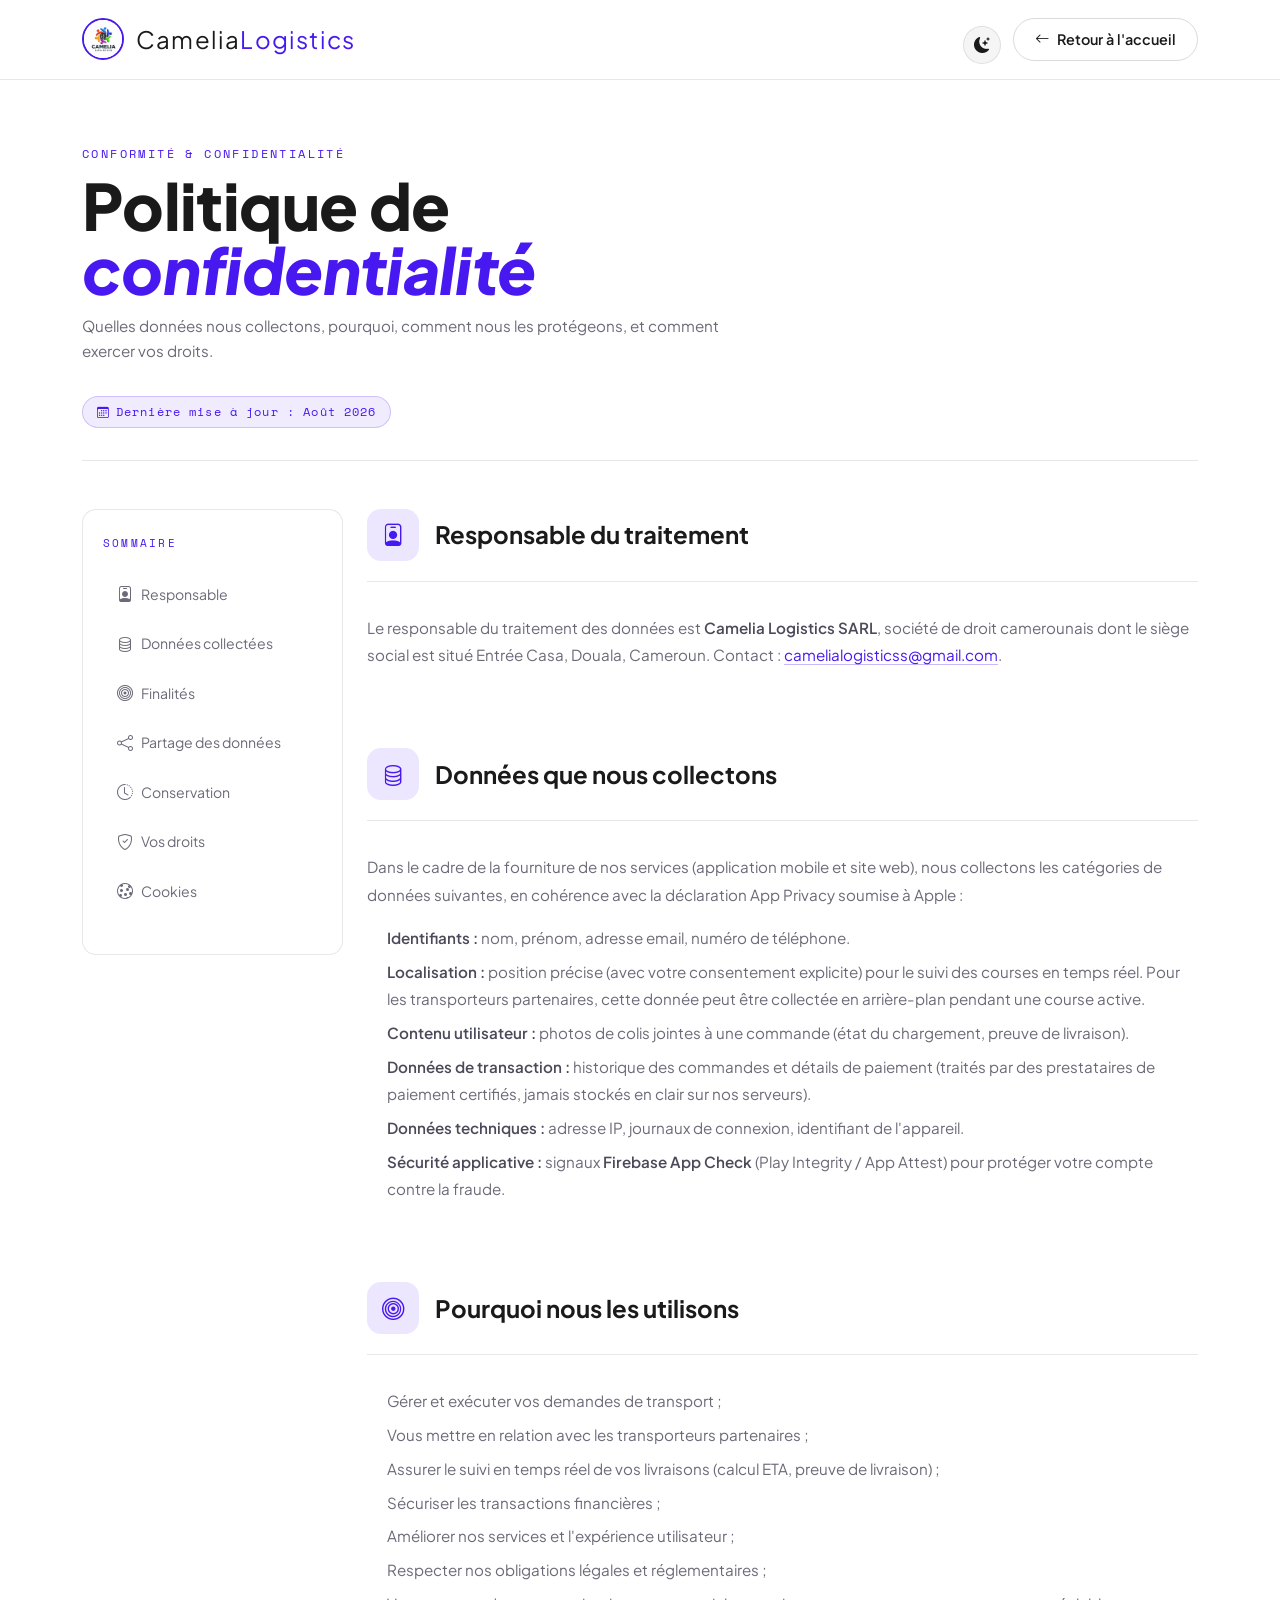
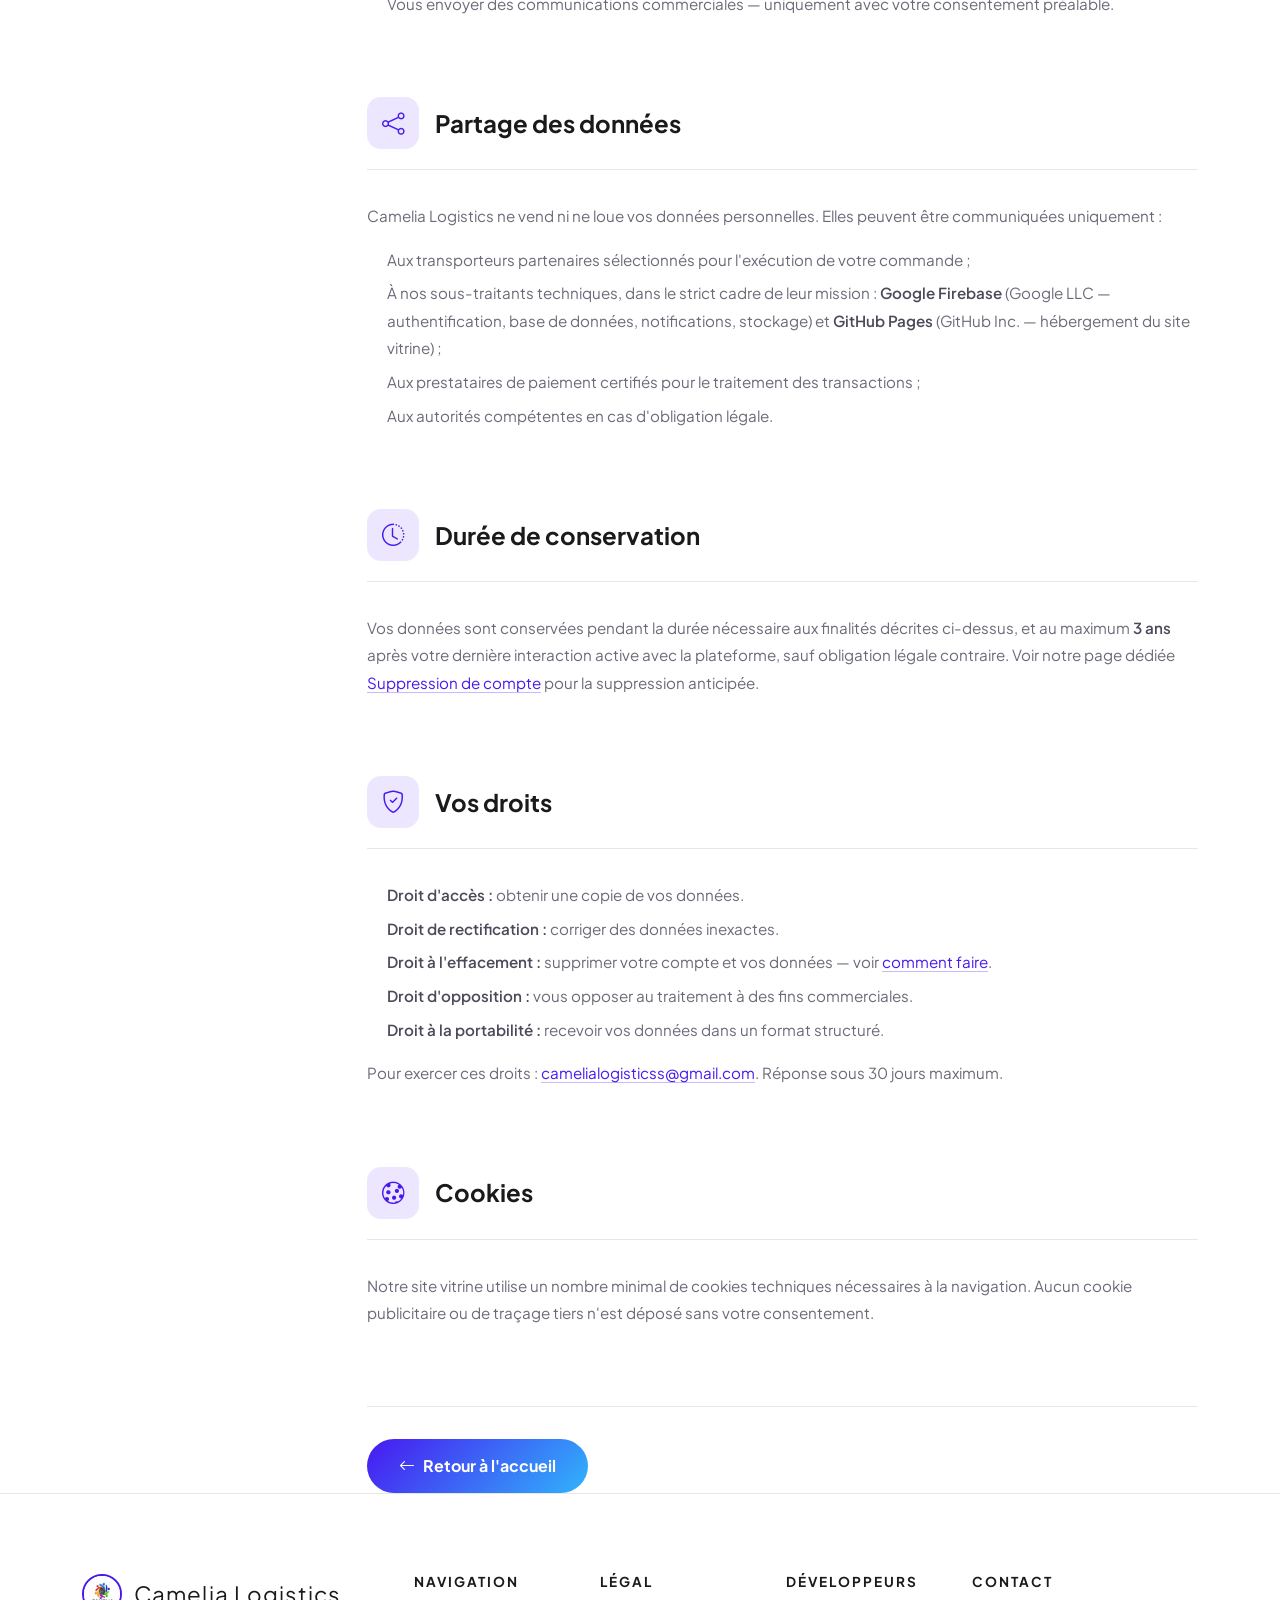
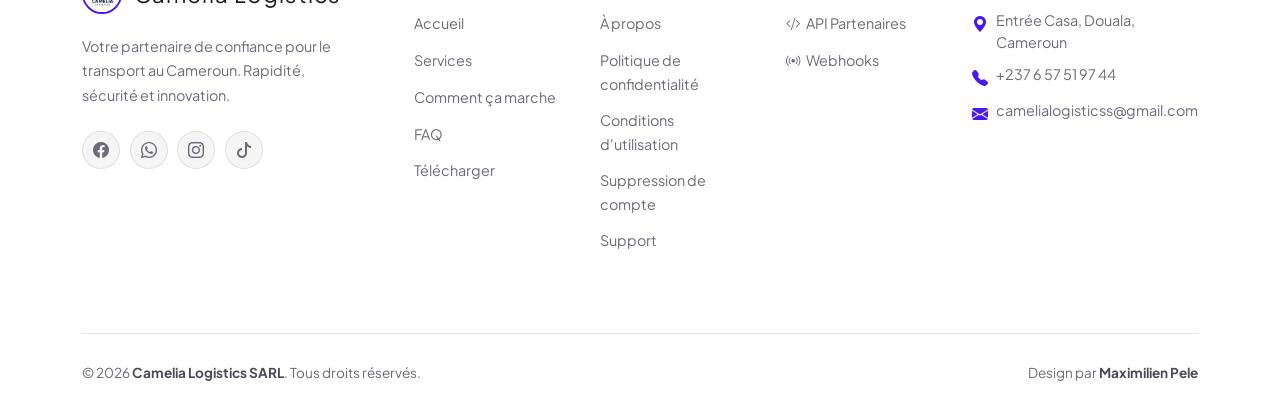
<file: privacy-policy/index.html>
<!DOCTYPE html>
<html lang="fr">

<head>
    <meta charset="UTF-8">
    <script>
        (function () {
            try {
                var saved = localStorage.getItem('cl-theme');
                var theme = saved || (window.matchMedia('(prefers-color-scheme: dark)').matches ? 'dark' : 'light');
                document.documentElement.setAttribute('data-theme', theme);
            } catch (e) { }
        })();
    </script>
    <meta name="viewport" content="width=device-width, initial-scale=1.0">
    <title>Politique de confidentialité | Camelia Logistics</title>
    <meta name="description"
        content="Politique de confidentialité de Camelia Logistics : données collectées (email, téléphone, localisation, photos de colis), finalités, sous-traitants, durée de conservation et vos droits.">
    <meta name="robots" content="index, follow">
    <link rel="canonical" href="https://camelialogistics.com/privacy-policy/">
    <meta property="og:type" content="website">
    <meta property="og:site_name" content="Camelia Logistics">
    <meta property="og:title" content="Politique de confidentialité | Camelia Logistics">
    <meta property="og:description"
        content="Politique de confidentialité de Camelia Logistics : données collectées (email, téléphone, localisation, photos de colis), finalités, sous-traitants, durée de conservation et vos droits.">
    <meta property="og:image" content="https://camelialogistics.com/image/logo.webp">
    <meta property="og:url" content="https://camelialogistics.com/privacy-policy/">
    <meta name="twitter:card" content="summary">
    <link rel="icon" type="image/webp" href="../image/logo.webp">
    <link href="https://cdn.jsdelivr.net/npm/bootstrap@5.3.3/dist/css/bootstrap.min.css" rel="stylesheet">
    <link rel="stylesheet" href="https://cdn.jsdelivr.net/npm/bootstrap-icons@1.11.3/font/bootstrap-icons.css">
    <link rel="preconnect" href="https://fonts.googleapis.com">
    <link rel="preconnect" href="https://fonts.gstatic.com" crossorigin>
    <link
        href="https://fonts.googleapis.com/css2?family=Plus+Jakarta+Sans:ital,wght@0,400;0,500;0,600;0,700;0,800;1,500&family=Space+Mono:wght@400;700&display=swap"
        rel="stylesheet">
    <link rel="stylesheet" href="../style.css">
    <script type="application/ld+json">
    {
      "@context": "https://schema.org",
      "@type": "BreadcrumbList",
      "itemListElement": [
        { "@type": "ListItem", "position": 1, "name": "Accueil", "item": "https://camelialogistics.com/" },
        { "@type": "ListItem", "position": 2, "name": "Politique de confidentialité", "item": "https://camelialogistics.com/privacy-policy/" }
      ]
    }
    </script>
</head>

<body>

    <!-- ===== NAVBAR ===== -->
    <nav class="cl-navbar scrolled" id="navbar">
        <div class="container d-flex align-items-center justify-content-between">
            <a class="cl-brand" href="../index.html">
                <img src="../image/logo.webp" alt="Logo Camelia Logistics" width="42" height="42">
                <span>Camelia<em>Logistics</em></span>
            </a>
            <div style="display:flex;align-items:center;gap:.75rem;">
                <button class="cl-theme-toggle" id="themeToggle" type="button"
                    aria-label="Basculer entre thème clair et sombre">
                    <i class="bi bi-moon-stars-fill icon-light"></i>
                    <i class="bi bi-sun-fill icon-dark"></i>
                </button>
                <a href="../index.html" class="cl-btn-ghost"
                    style="padding:.55rem 1.3rem;font-size:.9rem;border-radius:50px;">
                    <i class="bi bi-arrow-left"></i> Retour à l'accueil
                </a>
            </div>
        </div>
    </nav>

    <!-- ===== CONTENU ===== -->
    <div class="legal-wrap">
        <div class="container">

            <div class="legal-page-header">
                <span class="cl-overline">Conformité & confidentialité</span>
                <h1>Politique de<br><span class="cl-accent-word">confidentialité</span></h1>
                <p>Quelles données nous collectons, pourquoi, comment nous les protégeons, et comment exercer vos
                    droits.</p>
                <div class="legal-date"><i class="bi bi-calendar3"></i> Dernière mise à jour : Août 2026</div>
            </div>

            <div class="row">
                <div class="col-lg-3">
                    <nav class="legal-sidenav">
                        <div class="legal-sidenav-title">Sommaire</div>
                        <ul>
                            <li><a href="#responsable"><i class="bi bi-person-badge"></i> Responsable</a></li>
                            <li><a href="#donnees"><i class="bi bi-database"></i> Données collectées</a></li>
                            <li><a href="#finalites"><i class="bi bi-bullseye"></i> Finalités</a></li>
                            <li><a href="#partage"><i class="bi bi-share"></i> Partage des données</a></li>
                            <li><a href="#conservation"><i class="bi bi-clock-history"></i> Conservation</a></li>
                            <li><a href="#droits"><i class="bi bi-shield-check"></i> Vos droits</a></li>
                            <li><a href="#cookies"><i class="bi bi-cookie"></i> Cookies</a></li>
                        </ul>
                    </nav>
                </div>

                <div class="col-lg-9">
                    <div class="legal-block" id="responsable">
                        <div class="legal-block-header">
                            <div class="legal-block-icon"><i class="bi bi-person-badge"></i></div>
                            <h2>Responsable du traitement</h2>
                        </div>
                        <div class="legal-content-body">

                            <p>Le responsable du traitement des données est <strong>Camelia Logistics SARL</strong>,
                                société de droit camerounais dont le siège social est situé Entrée Casa, Douala,
                                Cameroun. Contact : <a
                                    href="mailto:camelialogisticss@gmail.com">camelialogisticss@gmail.com</a>.</p>

                        </div>
                    </div>
                    <div class="legal-block" id="donnees">
                        <div class="legal-block-header">
                            <div class="legal-block-icon"><i class="bi bi-database"></i></div>
                            <h2>Données que nous collectons</h2>
                        </div>
                        <div class="legal-content-body">

                            <p>Dans le cadre de la fourniture de nos services (application mobile et site web), nous
                                collectons les catégories de données suivantes, en cohérence avec la déclaration App
                                Privacy soumise à Apple :</p>
                            <ul>
                                <li><strong>Identifiants :</strong> nom, prénom, adresse email, numéro de téléphone.
                                </li>
                                <li><strong>Localisation :</strong> position précise (avec votre consentement explicite)
                                    pour le suivi des courses en temps réel. Pour les transporteurs partenaires, cette
                                    donnée peut être collectée en arrière-plan pendant une course active.</li>
                                <li><strong>Contenu utilisateur :</strong> photos de colis jointes à une commande (état
                                    du chargement, preuve de livraison).</li>
                                <li><strong>Données de transaction :</strong> historique des commandes et détails de
                                    paiement (traités par des prestataires de paiement certifiés, jamais stockés en
                                    clair sur nos serveurs).</li>
                                <li><strong>Données techniques :</strong> adresse IP, journaux de connexion, identifiant
                                    de l'appareil.</li>
                                <li><strong>Sécurité applicative :</strong> signaux <strong>Firebase App Check</strong>
                                    (Play Integrity / App Attest) pour protéger votre compte contre la fraude.</li>
                            </ul>

                        </div>
                    </div>
                    <div class="legal-block" id="finalites">
                        <div class="legal-block-header">
                            <div class="legal-block-icon"><i class="bi bi-bullseye"></i></div>
                            <h2>Pourquoi nous les utilisons</h2>
                        </div>
                        <div class="legal-content-body">

                            <ul>
                                <li>Gérer et exécuter vos demandes de transport ;</li>
                                <li>Vous mettre en relation avec les transporteurs partenaires ;</li>
                                <li>Assurer le suivi en temps réel de vos livraisons (calcul ETA, preuve de livraison) ;
                                </li>
                                <li>Sécuriser les transactions financières ;</li>
                                <li>Améliorer nos services et l'expérience utilisateur ;</li>
                                <li>Respecter nos obligations légales et réglementaires ;</li>
                                <li>Vous envoyer des communications commerciales — uniquement avec votre consentement
                                    préalable.</li>
                            </ul>

                        </div>
                    </div>
                    <div class="legal-block" id="partage">
                        <div class="legal-block-header">
                            <div class="legal-block-icon"><i class="bi bi-share"></i></div>
                            <h2>Partage des données</h2>
                        </div>
                        <div class="legal-content-body">

                            <p>Camelia Logistics ne vend ni ne loue vos données personnelles. Elles peuvent être
                                communiquées uniquement :</p>
                            <ul>
                                <li>Aux transporteurs partenaires sélectionnés pour l'exécution de votre commande ;</li>
                                <li>À nos sous-traitants techniques, dans le strict cadre de leur mission :
                                    <strong>Google Firebase</strong> (Google LLC — authentification, base de données,
                                    notifications, stockage) et
                                    <strong>GitHub Pages</strong> (GitHub Inc. — hébergement du site vitrine) ;
                                </li>
                                <li>Aux prestataires de paiement certifiés pour le traitement des transactions ;</li>
                                <li>Aux autorités compétentes en cas d'obligation légale.</li>
                            </ul>

                        </div>
                    </div>
                    <div class="legal-block" id="conservation">
                        <div class="legal-block-header">
                            <div class="legal-block-icon"><i class="bi bi-clock-history"></i></div>
                            <h2>Durée de conservation</h2>
                        </div>
                        <div class="legal-content-body">

                            <p>Vos données sont conservées pendant la durée nécessaire aux finalités décrites ci-dessus,
                                et au maximum <strong>3 ans</strong> après votre dernière interaction active avec la
                                plateforme, sauf obligation légale contraire. Voir notre page dédiée <a
                                    href="../account-deletion/">Suppression de compte</a> pour la suppression anticipée.
                            </p>

                        </div>
                    </div>
                    <div class="legal-block" id="droits">
                        <div class="legal-block-header">
                            <div class="legal-block-icon"><i class="bi bi-shield-check"></i></div>
                            <h2>Vos droits</h2>
                        </div>
                        <div class="legal-content-body">

                            <ul>
                                <li><strong>Droit d'accès :</strong> obtenir une copie de vos données.</li>
                                <li><strong>Droit de rectification :</strong> corriger des données inexactes.</li>
                                <li><strong>Droit à l'effacement :</strong> supprimer votre compte et vos données — voir
                                    <a href="../account-deletion/">comment faire</a>.</li>
                                <li><strong>Droit d'opposition :</strong> vous opposer au traitement à des fins
                                    commerciales.</li>
                                <li><strong>Droit à la portabilité :</strong> recevoir vos données dans un format
                                    structuré.</li>
                            </ul>
                            <p>Pour exercer ces droits : <a
                                    href="mailto:camelialogisticss@gmail.com">camelialogisticss@gmail.com</a>. Réponse
                                sous 30 jours maximum.</p>

                        </div>
                    </div>
                    <div class="legal-block" id="cookies">
                        <div class="legal-block-header">
                            <div class="legal-block-icon"><i class="bi bi-cookie"></i></div>
                            <h2>Cookies</h2>
                        </div>
                        <div class="legal-content-body">

                            <p>Notre site vitrine utilise un nombre minimal de cookies techniques nécessaires à la
                                navigation. Aucun cookie publicitaire ou de traçage tiers n'est déposé sans votre
                                consentement.</p>

                        </div>
                    </div>

                    <div class="legal-back">
                        <a href="../index.html" class="cl-btn-primary">
                            <i class="bi bi-arrow-left"></i> Retour à l'accueil
                        </a>
                    </div>
                </div>
            </div>
        </div>
    </div>

    <!-- ===== FOOTER ===== -->
    <footer class="cl-footer">
        <div class="container">
            <div class="cl-footer-top">
                <div class="cl-footer-brand-col">
                    <div class="cl-footer-brand">
                        <img src="../image/logo.webp" alt="Logo Camelia Logistics" width="40" height="40"
                            loading="lazy">
                        <span>Camelia Logistics</span>
                    </div>
                    <p>Votre partenaire de confiance pour le transport au Cameroun. Rapidité, sécurité et innovation.
                    </p>
                    <div class="cl-socials">
                        <a href="https://www.facebook.com/p/Camelia-logistics-100085180665945/" class="cl-social"
                            aria-label="Facebook"><i class="bi bi-facebook"></i></a>
                        <a href="https://wa.me/237657519744" class="cl-social" aria-label="WhatsApp"><i
                                class="bi bi-whatsapp"></i></a>
                        <a href="#" class="cl-social" aria-label="Instagram"><i class="bi bi-instagram"></i></a>
                        <a href="https://www.tiktok.com/@camelia.logistics" class="cl-social" aria-label="TikTok"><i
                                class="bi bi-tiktok"></i></a>
                    </div>
                </div>
                <div class="cl-footer-col">
                    <h4>Navigation</h4>
                    <ul>
                        <li><a href="../index.html#accueil">Accueil</a></li>
                        <li><a href="../index.html#services">Services</a></li>
                        <li><a href="../index.html#comment">Comment ça marche</a></li>
                        <li><a href="../index.html#faq">FAQ</a></li>
                        <li><a href="../index.html#download">Télécharger</a></li>
                    </ul>
                </div>
                <div class="cl-footer-col">
                    <h4>Légal</h4>
                    <ul>
                        <li><a href="../legal.html#about">À propos</a></li>
                        <li><a href="../privacy-policy/index.html">Politique de confidentialité</a></li>
                        <li><a href="../terms-of-service/index.html">Conditions d'utilisation</a></li>
                        <li><a href="../account-deletion/index.html">Suppression de compte</a></li>
                        <li><a href="../support/index.html">Support</a></li>
                    </ul>
                </div>
                <div class="cl-footer-col">
                    <h4>Développeurs</h4>
                    <ul>
                        <li><a href="../api-partenaires.html"><i class="bi bi-code-slash"></i> API Partenaires</a></li>
                        <li><a href="../api-partenaires.html#webhooks"><i class="bi bi-broadcast"></i> Webhooks</a></li>
                    </ul>
                </div>
                <div class="cl-footer-col">
                    <h4>Contact</h4>
                    <ul class="cl-contact-list">
                        <li><i class="bi bi-geo-alt-fill"></i> Entrée Casa, Douala, Cameroun</li>
                        <li><i class="bi bi-telephone-fill"></i> +237 6 57 51 97 44</li>
                        <li><i class="bi bi-envelope-fill"></i> camelialogisticss@gmail.com</li>
                    </ul>
                </div>
            </div>
            <div class="cl-footer-bottom">
                <span>&copy; <span id="currentYear">2026</span> <strong>Camelia Logistics SARL</strong>. Tous droits
                    réservés.</span>
                <span>Design par <strong>Maximilien Pele</strong></span>
            </div>
        </div>
    </footer>

    <script src="https://cdn.jsdelivr.net/npm/bootstrap@5.3.3/dist/js/bootstrap.bundle.min.js"></script>
    <script>
        const themeToggle = document.getElementById("themeToggle");
        if (themeToggle) {
            themeToggle.addEventListener("click", () => {
                const root = document.documentElement;
                const next = root.getAttribute("data-theme") === "dark" ? "light" : "dark";
                root.setAttribute("data-theme", next);
                try { localStorage.setItem("cl-theme", next); } catch (e) { }
            });
        }

        const legalBlocks = document.querySelectorAll('.legal-block');
        const sideLinks = document.querySelectorAll('.legal-sidenav ul li a');
        window.addEventListener('scroll', () => {
            let cur = '';
            legalBlocks.forEach(b => { if (window.scrollY >= b.offsetTop - 140) cur = b.id; });
            sideLinks.forEach(a => { a.classList.toggle('active', a.getAttribute('href') === '#' + cur); });
        });

        const yearEl = document.getElementById('currentYear');
        if (yearEl) yearEl.textContent = new Date().getFullYear();
    </script>
</body>

</html>
</file>
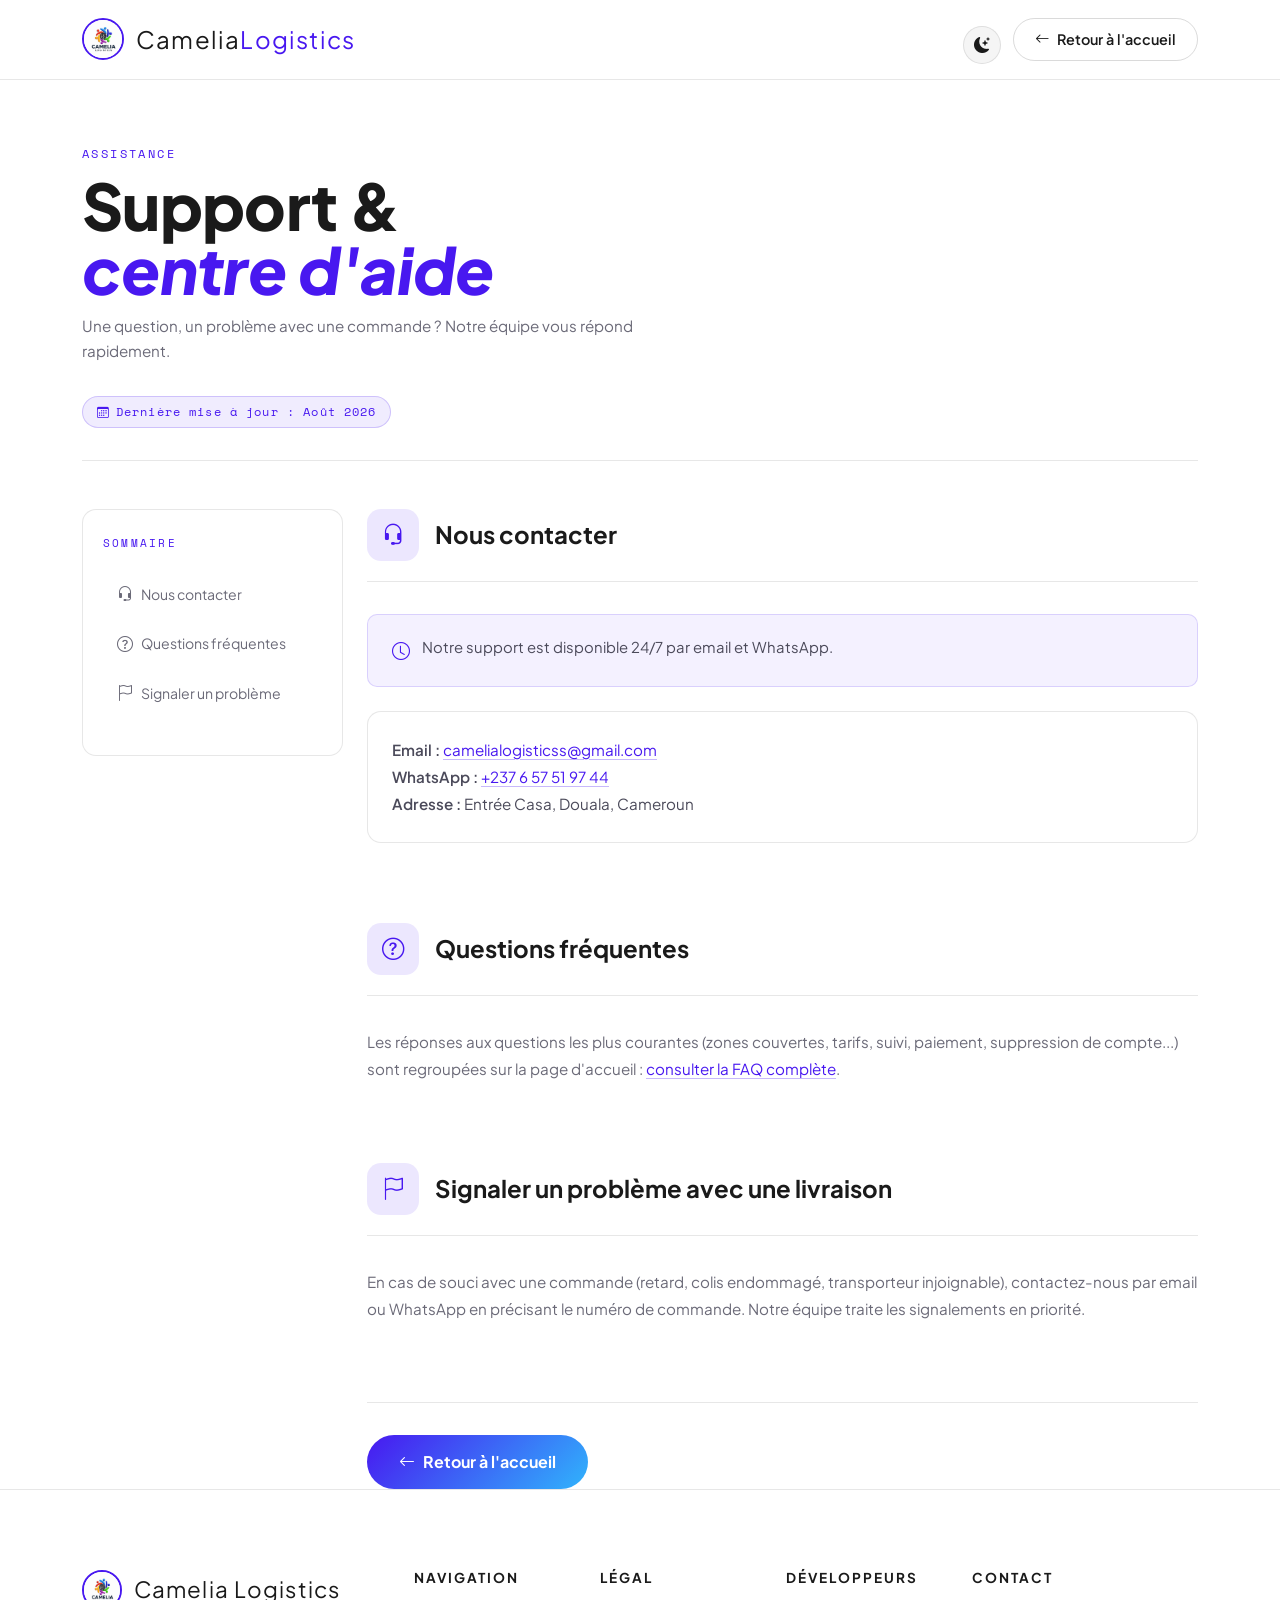
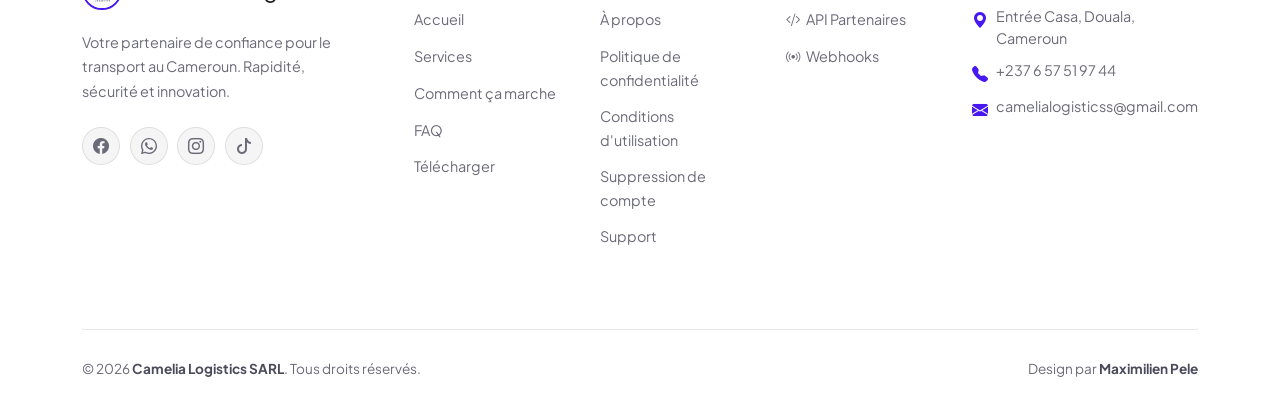
<file: support/index.html>
<!DOCTYPE html>
<html lang="fr">
<head>
    <meta charset="UTF-8">
    <script>
    (function () {
        try {
            var saved = localStorage.getItem('cl-theme');
            var theme = saved || (window.matchMedia('(prefers-color-scheme: dark)').matches ? 'dark' : 'light');
            document.documentElement.setAttribute('data-theme', theme);
        } catch (e) {}
    })();
    </script>
    <meta name="viewport" content="width=device-width, initial-scale=1.0">
    <title>Support & Centre d'aide | Camelia Logistics</title>
    <meta name="description" content="Contactez le support Camelia Logistics par email ou WhatsApp, ou consultez notre FAQ pour toute question sur l'application.">
    <meta name="robots" content="index, follow">
    <link rel="canonical" href="https://camelialogistics.com/support/">
    <meta property="og:type" content="website">
    <meta property="og:site_name" content="Camelia Logistics">
    <meta property="og:title" content="Support & Centre d'aide | Camelia Logistics">
    <meta property="og:description" content="Contactez le support Camelia Logistics par email ou WhatsApp, ou consultez notre FAQ pour toute question sur l'application.">
    <meta property="og:image" content="https://camelialogistics.com/image/logo.webp">
    <meta property="og:url" content="https://camelialogistics.com/support/">
    <meta name="twitter:card" content="summary">
    <link rel="icon" type="image/webp" href="../image/logo.webp">
    <link href="https://cdn.jsdelivr.net/npm/bootstrap@5.3.3/dist/css/bootstrap.min.css" rel="stylesheet">
    <link rel="stylesheet" href="https://cdn.jsdelivr.net/npm/bootstrap-icons@1.11.3/font/bootstrap-icons.css">
    <link rel="preconnect" href="https://fonts.googleapis.com">
    <link rel="preconnect" href="https://fonts.gstatic.com" crossorigin>
    <link href="https://fonts.googleapis.com/css2?family=Plus+Jakarta+Sans:ital,wght@0,400;0,500;0,600;0,700;0,800;1,500&family=Space+Mono:wght@400;700&display=swap" rel="stylesheet">
    <link rel="stylesheet" href="../style.css">
    <script type="application/ld+json">
    {
      "@context": "https://schema.org",
      "@type": "BreadcrumbList",
      "itemListElement": [
        { "@type": "ListItem", "position": 1, "name": "Accueil", "item": "https://camelialogistics.com/" },
        { "@type": "ListItem", "position": 2, "name": "Support", "item": "https://camelialogistics.com/support/" }
      ]
    }
    </script>
</head>
<body>

<!-- ===== NAVBAR ===== -->
<nav class="cl-navbar scrolled" id="navbar">
    <div class="container d-flex align-items-center justify-content-between">
        <a class="cl-brand" href="../index.html">
            <img src="../image/logo.webp" alt="Logo Camelia Logistics" width="42" height="42">
            <span>Camelia<em>Logistics</em></span>
        </a>
        <div style="display:flex;align-items:center;gap:.75rem;">
            <button class="cl-theme-toggle" id="themeToggle" type="button" aria-label="Basculer entre thème clair et sombre">
                <i class="bi bi-moon-stars-fill icon-light"></i>
                <i class="bi bi-sun-fill icon-dark"></i>
            </button>
            <a href="../index.html" class="cl-btn-ghost" style="padding:.55rem 1.3rem;font-size:.9rem;border-radius:50px;">
                <i class="bi bi-arrow-left"></i> Retour à l'accueil
            </a>
        </div>
    </div>
</nav>

<!-- ===== CONTENU ===== -->
<div class="legal-wrap">
    <div class="container">

        <div class="legal-page-header">
            <span class="cl-overline">Assistance</span>
            <h1>Support &amp;<br><span class="cl-accent-word">centre d'aide</span></h1>
            <p>Une question, un problème avec une commande ? Notre équipe vous répond rapidement.</p>
            <div class="legal-date"><i class="bi bi-calendar3"></i> Dernière mise à jour : Août 2026</div>
        </div>

        <div class="row">
            <div class="col-lg-3">
                <nav class="legal-sidenav">
                    <div class="legal-sidenav-title">Sommaire</div>
                    <ul>
                        <li><a href="#contact"><i class="bi bi-headset"></i> Nous contacter</a></li>
                        <li><a href="#faq"><i class="bi bi-question-circle"></i> Questions fréquentes</a></li>
                        <li><a href="#signaler"><i class="bi bi-flag"></i> Signaler un problème</a></li>
                    </ul>
                </nav>
            </div>

            <div class="col-lg-9">
                <div class="legal-block" id="contact">
                    <div class="legal-block-header">
                        <div class="legal-block-icon"><i class="bi bi-headset"></i></div>
                        <h2>Nous contacter</h2>
                    </div>
                    <div class="legal-content-body">

                        <div class="legal-highlight">
                            <i class="bi bi-clock"></i>
                            <span>Notre support est disponible 24/7 par email et WhatsApp.</span>
                        </div>
                        <div class="legal-info-card">
                            <p>
                                <strong>Email :</strong> <a href="mailto:camelialogisticss@gmail.com">camelialogisticss@gmail.com</a><br>
                                <strong>WhatsApp :</strong> <a href="https://wa.me/237657519744" target="_blank" rel="noopener">+237 6 57 51 97 44</a><br>
                                <strong>Adresse :</strong> Entrée Casa, Douala, Cameroun
                            </p>
                        </div>

                    </div>
                </div>
                <div class="legal-block" id="faq">
                    <div class="legal-block-header">
                        <div class="legal-block-icon"><i class="bi bi-question-circle"></i></div>
                        <h2>Questions fréquentes</h2>
                    </div>
                    <div class="legal-content-body">

                        <p>Les réponses aux questions les plus courantes (zones couvertes, tarifs, suivi, paiement, suppression de compte...) sont regroupées sur la page d'accueil : <a href="../index.html#faq">consulter la FAQ complète</a>.</p>

                    </div>
                </div>
                <div class="legal-block" id="signaler">
                    <div class="legal-block-header">
                        <div class="legal-block-icon"><i class="bi bi-flag"></i></div>
                        <h2>Signaler un problème avec une livraison</h2>
                    </div>
                    <div class="legal-content-body">

                        <p>En cas de souci avec une commande (retard, colis endommagé, transporteur injoignable), contactez-nous par email ou WhatsApp en précisant le numéro de commande. Notre équipe traite les signalements en priorité.</p>

                    </div>
                </div>

                <div class="legal-back">
                    <a href="../index.html" class="cl-btn-primary">
                        <i class="bi bi-arrow-left"></i> Retour à l'accueil
                    </a>
                </div>
            </div>
        </div>
    </div>
</div>

<!-- ===== FOOTER ===== -->
<footer class="cl-footer">
    <div class="container">
        <div class="cl-footer-top">
            <div class="cl-footer-brand-col">
                <div class="cl-footer-brand">
                    <img src="../image/logo.webp" alt="Logo Camelia Logistics" width="40" height="40" loading="lazy">
                    <span>Camelia Logistics</span>
                </div>
                <p>Votre partenaire de confiance pour le transport au Cameroun. Rapidité, sécurité et innovation.</p>
                <div class="cl-socials">
                    <a href="https://www.facebook.com/p/Camelia-logistics-100085180665945/" class="cl-social" aria-label="Facebook"><i class="bi bi-facebook"></i></a>
                    <a href="https://wa.me/237657519744" class="cl-social" aria-label="WhatsApp"><i class="bi bi-whatsapp"></i></a>
                    <a href="#" class="cl-social" aria-label="Instagram"><i class="bi bi-instagram"></i></a>
                    <a href="https://www.tiktok.com/@camelia.logistics" class="cl-social" aria-label="TikTok"><i class="bi bi-tiktok"></i></a>
                </div>
            </div>
            <div class="cl-footer-col">
                <h4>Navigation</h4>
                <ul>
                    <li><a href="../index.html#accueil">Accueil</a></li>
                    <li><a href="../index.html#services">Services</a></li>
                    <li><a href="../index.html#comment">Comment ça marche</a></li>
                    <li><a href="../index.html#faq">FAQ</a></li>
                    <li><a href="../index.html#download">Télécharger</a></li>
                </ul>
            </div>
            <div class="cl-footer-col">
                <h4>Légal</h4>
                <ul>
                    <li><a href="../legal.html#about">À propos</a></li>
                    <li><a href="../privacy-policy/index.html">Politique de confidentialité</a></li>
                    <li><a href="../terms-of-service/index.html">Conditions d'utilisation</a></li>
                    <li><a href="../account-deletion/index.html">Suppression de compte</a></li>
                    <li><a href="../support/index.html">Support</a></li>
                </ul>
            </div>
            <div class="cl-footer-col">
                <h4>Développeurs</h4>
                <ul>
                    <li><a href="../api-partenaires.html"><i class="bi bi-code-slash"></i> API Partenaires</a></li>
                    <li><a href="../api-partenaires.html#webhooks"><i class="bi bi-broadcast"></i> Webhooks</a></li>
                </ul>
            </div>
            <div class="cl-footer-col">
                <h4>Contact</h4>
                <ul class="cl-contact-list">
                    <li><i class="bi bi-geo-alt-fill"></i> Entrée Casa, Douala, Cameroun</li>
                    <li><i class="bi bi-telephone-fill"></i> +237 6 57 51 97 44</li>
                    <li><i class="bi bi-envelope-fill"></i> camelialogisticss@gmail.com</li>
                </ul>
            </div>
        </div>
        <div class="cl-footer-bottom">
            <span>&copy; <span id="currentYear">2026</span> <strong>Camelia Logistics SARL</strong>. Tous droits réservés.</span>
            <span>Design par <strong>Maximilien Pele</strong></span>
        </div>
    </div>
</footer>

<script src="https://cdn.jsdelivr.net/npm/bootstrap@5.3.3/dist/js/bootstrap.bundle.min.js"></script>
<script>
const themeToggle = document.getElementById("themeToggle");
if (themeToggle) {
  themeToggle.addEventListener("click", () => {
    const root = document.documentElement;
    const next = root.getAttribute("data-theme") === "dark" ? "light" : "dark";
    root.setAttribute("data-theme", next);
    try { localStorage.setItem("cl-theme", next); } catch (e) {}
  });
}

const legalBlocks = document.querySelectorAll('.legal-block');
const sideLinks = document.querySelectorAll('.legal-sidenav ul li a');
window.addEventListener('scroll', () => {
    let cur = '';
    legalBlocks.forEach(b => { if (window.scrollY >= b.offsetTop - 140) cur = b.id; });
    sideLinks.forEach(a => { a.classList.toggle('active', a.getAttribute('href') === '#' + cur); });
});

const yearEl = document.getElementById('currentYear');
if (yearEl) yearEl.textContent = new Date().getFullYear();
</script>
</body>
</html>
</file>
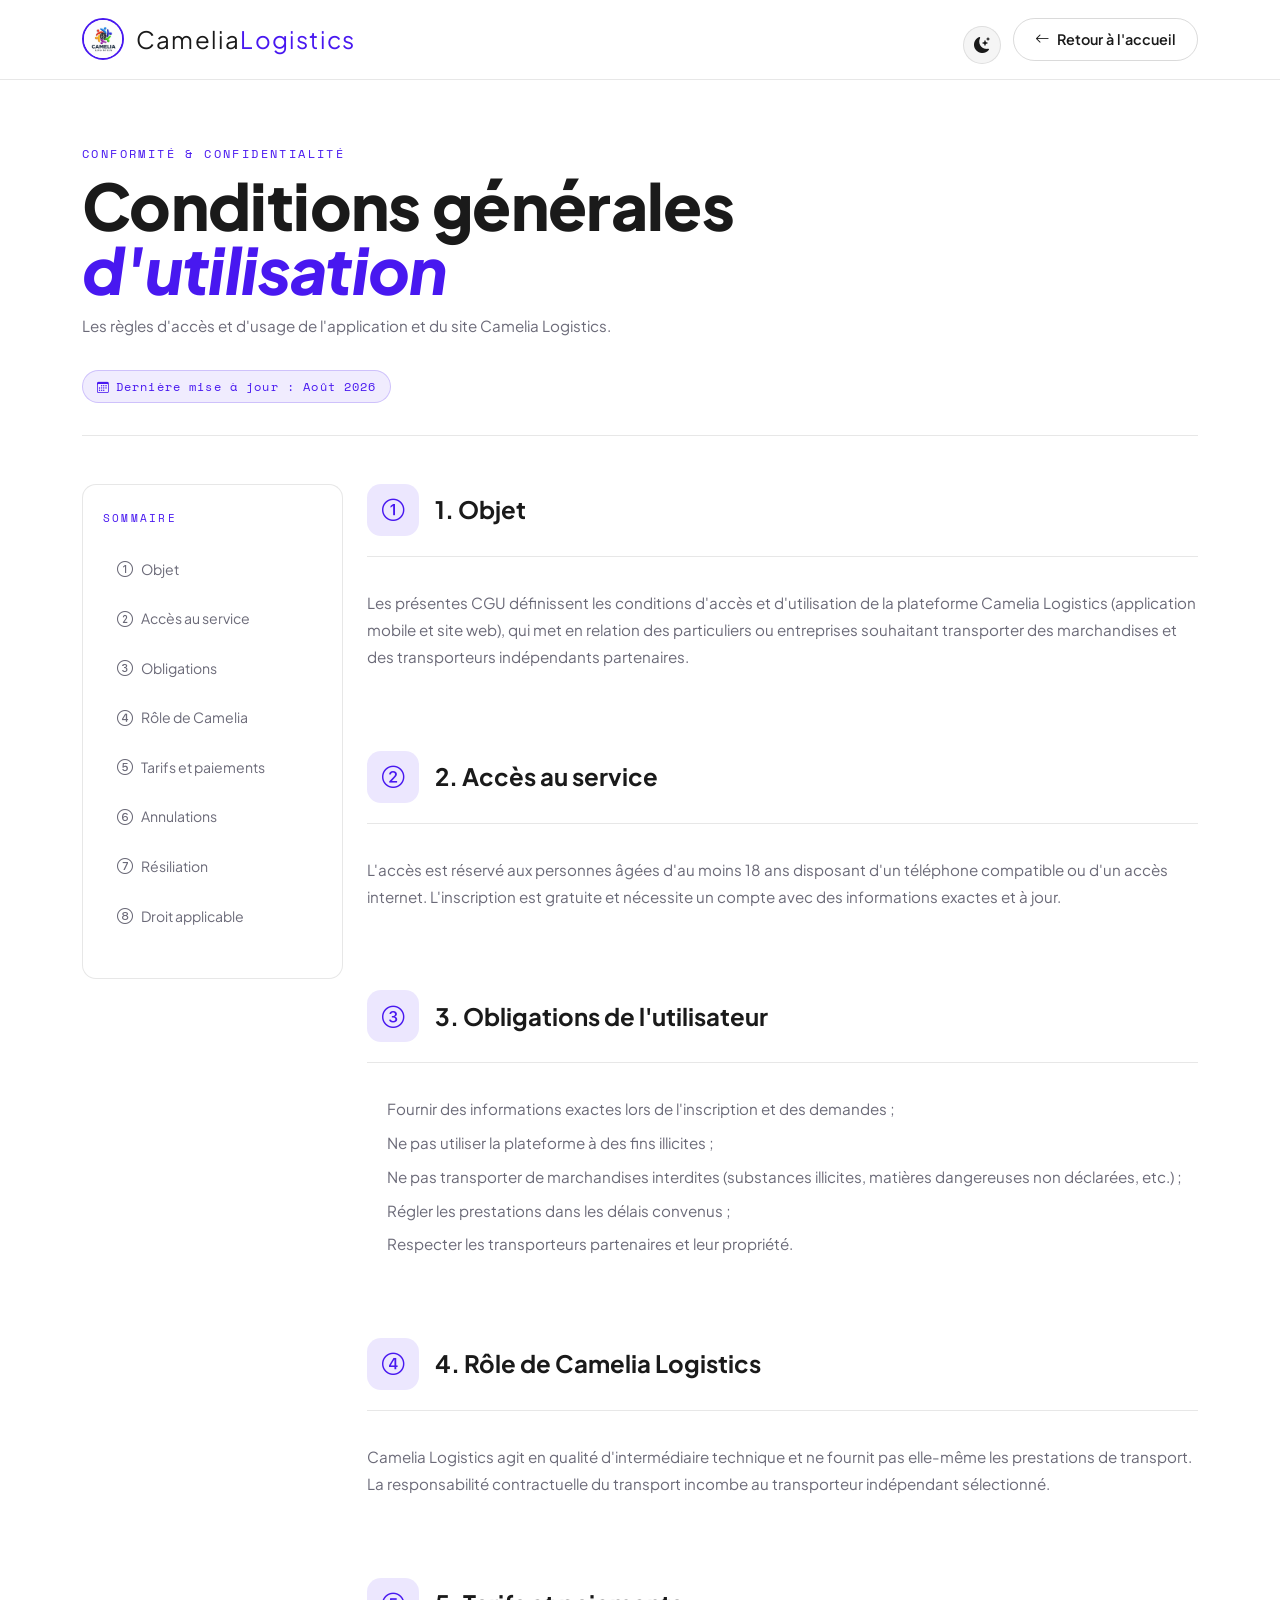
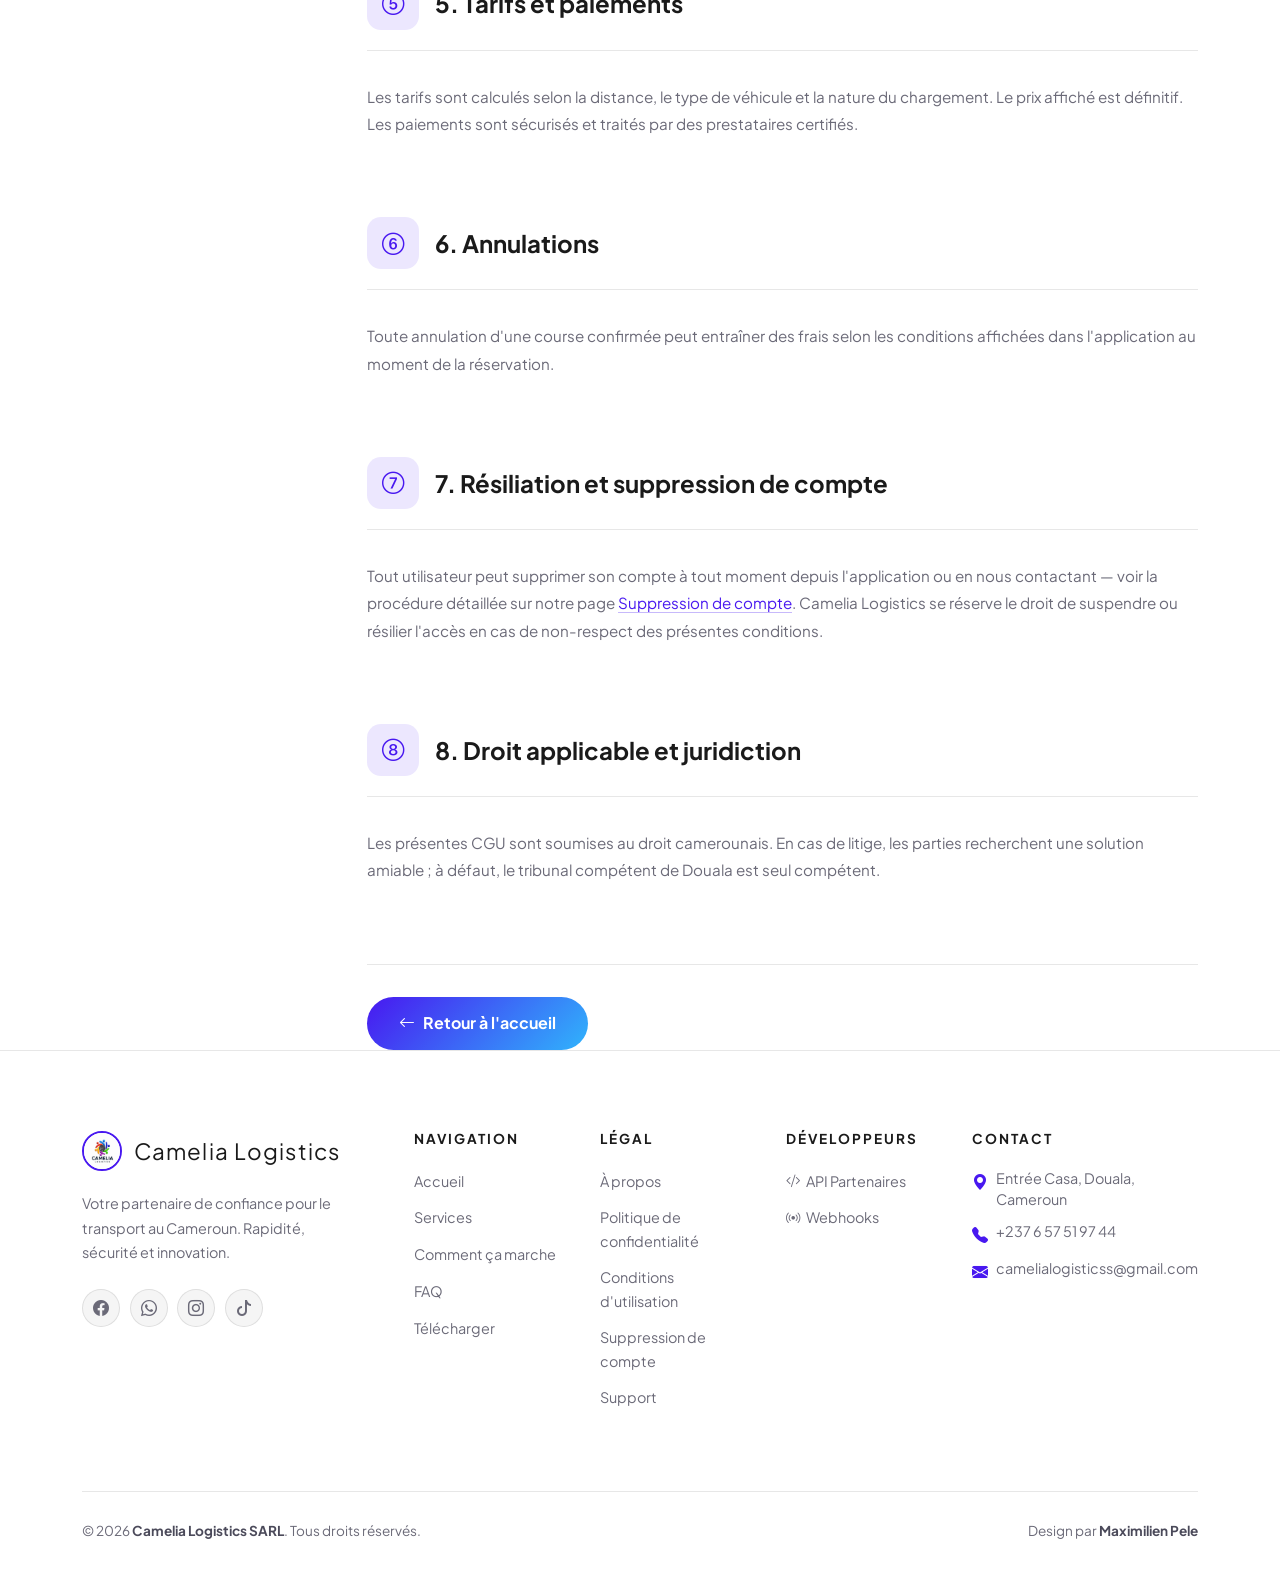
<file: terms-of-service/index.html>
<!DOCTYPE html>
<html lang="fr">
<head>
    <meta charset="UTF-8">
    <script>
    (function () {
        try {
            var saved = localStorage.getItem('cl-theme');
            var theme = saved || (window.matchMedia('(prefers-color-scheme: dark)').matches ? 'dark' : 'light');
            document.documentElement.setAttribute('data-theme', theme);
        } catch (e) {}
    })();
    </script>
    <meta name="viewport" content="width=device-width, initial-scale=1.0">
    <title>Conditions générales d'utilisation | Camelia Logistics</title>
    <meta name="description" content="Conditions générales d'utilisation de l'application et du site Camelia Logistics : accès au service, obligations, tarifs, annulations et résiliation.">
    <meta name="robots" content="index, follow">
    <link rel="canonical" href="https://camelialogistics.com/terms-of-service/index.html">
    <meta property="og:type" content="website">
    <meta property="og:site_name" content="Camelia Logistics">
    <meta property="og:title" content="Conditions générales d'utilisation | Camelia Logistics">
    <meta property="og:description" content="Conditions générales d'utilisation de l'application et du site Camelia Logistics : accès au service, obligations, tarifs, annulations et résiliation.">
    <meta property="og:image" content="https://camelialogistics.com/image/logo.webp">
    <meta property="og:url" content="https://camelialogistics.com/terms-of-service/index.html">
    <meta name="twitter:card" content="summary">
    <link rel="icon" type="image/webp" href="../image/logo.webp">
    <link href="https://cdn.jsdelivr.net/npm/bootstrap@5.3.3/dist/css/bootstrap.min.css" rel="stylesheet">
    <link rel="stylesheet" href="https://cdn.jsdelivr.net/npm/bootstrap-icons@1.11.3/font/bootstrap-icons.css">
    <link rel="preconnect" href="https://fonts.googleapis.com">
    <link rel="preconnect" href="https://fonts.gstatic.com" crossorigin>
    <link href="https://fonts.googleapis.com/css2?family=Plus+Jakarta+Sans:ital,wght@0,400;0,500;0,600;0,700;0,800;1,500&family=Space+Mono:wght@400;700&display=swap" rel="stylesheet">
    <link rel="stylesheet" href="../style.css">
    <script type="application/ld+json">
    {
      "@context": "https://schema.org",
      "@type": "BreadcrumbList",
      "itemListElement": [
        { "@type": "ListItem", "position": 1, "name": "Accueil", "item": "https://camelialogistics.com/" },
        { "@type": "ListItem", "position": 2, "name": "Conditions d'utilisation", "item": "https://camelialogistics.com/terms-of-service/" }
      ]
    }
    </script>
</head>
<body>

<!-- ===== NAVBAR ===== -->
<nav class="cl-navbar scrolled" id="navbar">
    <div class="container d-flex align-items-center justify-content-between">
        <a class="cl-brand" href="../index.html">
            <img src="../image/logo.webp" alt="Logo Camelia Logistics" width="42" height="42">
            <span>Camelia<em>Logistics</em></span>
        </a>
        <div style="display:flex;align-items:center;gap:.75rem;">
            <button class="cl-theme-toggle" id="themeToggle" type="button" aria-label="Basculer entre thème clair et sombre">
                <i class="bi bi-moon-stars-fill icon-light"></i>
                <i class="bi bi-sun-fill icon-dark"></i>
            </button>
            <a href="../index.html" class="cl-btn-ghost" style="padding:.55rem 1.3rem;font-size:.9rem;border-radius:50px;">
                <i class="bi bi-arrow-left"></i> Retour à l'accueil
            </a>
        </div>
    </div>
</nav>

<!-- ===== CONTENU ===== -->
<div class="legal-wrap">
    <div class="container">

        <div class="legal-page-header">
            <span class="cl-overline">Conformité & confidentialité</span>
            <h1>Conditions générales<br><span class="cl-accent-word">d'utilisation</span></h1>
            <p>Les règles d'accès et d'usage de l'application et du site Camelia Logistics.</p>
            <div class="legal-date"><i class="bi bi-calendar3"></i> Dernière mise à jour : Août 2026</div>
        </div>

        <div class="row">
            <div class="col-lg-3">
                <nav class="legal-sidenav">
                    <div class="legal-sidenav-title">Sommaire</div>
                    <ul>
                        <li><a href="#objet"><i class="bi bi-1-circle"></i> Objet</a></li>
                        <li><a href="#acces"><i class="bi bi-2-circle"></i> Accès au service</a></li>
                        <li><a href="#obligations"><i class="bi bi-3-circle"></i> Obligations</a></li>
                        <li><a href="#role"><i class="bi bi-4-circle"></i> Rôle de Camelia</a></li>
                        <li><a href="#tarifs"><i class="bi bi-5-circle"></i> Tarifs et paiements</a></li>
                        <li><a href="#annulations"><i class="bi bi-6-circle"></i> Annulations</a></li>
                        <li><a href="#resiliation"><i class="bi bi-7-circle"></i> Résiliation</a></li>
                        <li><a href="#droit"><i class="bi bi-8-circle"></i> Droit applicable</a></li>
                    </ul>
                </nav>
            </div>

            <div class="col-lg-9">
                <div class="legal-block" id="objet">
                    <div class="legal-block-header">
                        <div class="legal-block-icon"><i class="bi bi-1-circle"></i></div>
                        <h2>1. Objet</h2>
                    </div>
                    <div class="legal-content-body">

                        <p>Les présentes CGU définissent les conditions d'accès et d'utilisation de la plateforme Camelia Logistics (application mobile et site web), qui met en relation des particuliers ou entreprises souhaitant transporter des marchandises et des transporteurs indépendants partenaires.</p>

                    </div>
                </div>
                <div class="legal-block" id="acces">
                    <div class="legal-block-header">
                        <div class="legal-block-icon"><i class="bi bi-2-circle"></i></div>
                        <h2>2. Accès au service</h2>
                    </div>
                    <div class="legal-content-body">

                        <p>L'accès est réservé aux personnes âgées d'au moins 18 ans disposant d'un téléphone compatible ou d'un accès internet. L'inscription est gratuite et nécessite un compte avec des informations exactes et à jour.</p>

                    </div>
                </div>
                <div class="legal-block" id="obligations">
                    <div class="legal-block-header">
                        <div class="legal-block-icon"><i class="bi bi-3-circle"></i></div>
                        <h2>3. Obligations de l'utilisateur</h2>
                    </div>
                    <div class="legal-content-body">

                        <ul>
                            <li>Fournir des informations exactes lors de l'inscription et des demandes ;</li>
                            <li>Ne pas utiliser la plateforme à des fins illicites ;</li>
                            <li>Ne pas transporter de marchandises interdites (substances illicites, matières dangereuses non déclarées, etc.) ;</li>
                            <li>Régler les prestations dans les délais convenus ;</li>
                            <li>Respecter les transporteurs partenaires et leur propriété.</li>
                        </ul>

                    </div>
                </div>
                <div class="legal-block" id="role">
                    <div class="legal-block-header">
                        <div class="legal-block-icon"><i class="bi bi-4-circle"></i></div>
                        <h2>4. Rôle de Camelia Logistics</h2>
                    </div>
                    <div class="legal-content-body">

                        <p>Camelia Logistics agit en qualité d'intermédiaire technique et ne fournit pas elle-même les prestations de transport. La responsabilité contractuelle du transport incombe au transporteur indépendant sélectionné.</p>

                    </div>
                </div>
                <div class="legal-block" id="tarifs">
                    <div class="legal-block-header">
                        <div class="legal-block-icon"><i class="bi bi-5-circle"></i></div>
                        <h2>5. Tarifs et paiements</h2>
                    </div>
                    <div class="legal-content-body">

                        <p>Les tarifs sont calculés selon la distance, le type de véhicule et la nature du chargement. Le prix affiché est définitif. Les paiements sont sécurisés et traités par des prestataires certifiés.</p>

                    </div>
                </div>
                <div class="legal-block" id="annulations">
                    <div class="legal-block-header">
                        <div class="legal-block-icon"><i class="bi bi-6-circle"></i></div>
                        <h2>6. Annulations</h2>
                    </div>
                    <div class="legal-content-body">

                        <p>Toute annulation d'une course confirmée peut entraîner des frais selon les conditions affichées dans l'application au moment de la réservation.</p>

                    </div>
                </div>
                <div class="legal-block" id="resiliation">
                    <div class="legal-block-header">
                        <div class="legal-block-icon"><i class="bi bi-7-circle"></i></div>
                        <h2>7. Résiliation et suppression de compte</h2>
                    </div>
                    <div class="legal-content-body">

                        <p>Tout utilisateur peut supprimer son compte à tout moment depuis l'application ou en nous contactant — voir la procédure détaillée sur notre page <a href="../account-deletion/">Suppression de compte</a>. Camelia Logistics se réserve le droit de suspendre ou résilier l'accès en cas de non-respect des présentes conditions.</p>

                    </div>
                </div>
                <div class="legal-block" id="droit">
                    <div class="legal-block-header">
                        <div class="legal-block-icon"><i class="bi bi-8-circle"></i></div>
                        <h2>8. Droit applicable et juridiction</h2>
                    </div>
                    <div class="legal-content-body">

                        <p>Les présentes CGU sont soumises au droit camerounais. En cas de litige, les parties recherchent une solution amiable ; à défaut, le tribunal compétent de Douala est seul compétent.</p>

                    </div>
                </div>

                <div class="legal-back">
                    <a href="../index.html" class="cl-btn-primary">
                        <i class="bi bi-arrow-left"></i> Retour à l'accueil
                    </a>
                </div>
            </div>
        </div>
    </div>
</div>

<!-- ===== FOOTER ===== -->
<footer class="cl-footer">
    <div class="container">
        <div class="cl-footer-top">
            <div class="cl-footer-brand-col">
                <div class="cl-footer-brand">
                    <img src="../image/logo.webp" alt="Logo Camelia Logistics" width="40" height="40" loading="lazy">
                    <span>Camelia Logistics</span>
                </div>
                <p>Votre partenaire de confiance pour le transport au Cameroun. Rapidité, sécurité et innovation.</p>
                <div class="cl-socials">
                    <a href="https://www.facebook.com/p/Camelia-logistics-100085180665945/" class="cl-social" aria-label="Facebook"><i class="bi bi-facebook"></i></a>
                    <a href="https://wa.me/237657519744" class="cl-social" aria-label="WhatsApp"><i class="bi bi-whatsapp"></i></a>
                    <a href="#" class="cl-social" aria-label="Instagram"><i class="bi bi-instagram"></i></a>
                    <a href="https://www.tiktok.com/@camelia.logistics" class="cl-social" aria-label="TikTok"><i class="bi bi-tiktok"></i></a>
                </div>
            </div>
            <div class="cl-footer-col">
                <h4>Navigation</h4>
                <ul>
                    <li><a href="../index.html#accueil">Accueil</a></li>
                    <li><a href="../index.html#services">Services</a></li>
                    <li><a href="../index.html#comment">Comment ça marche</a></li>
                    <li><a href="../index.html#faq">FAQ</a></li>
                    <li><a href="../index.html#download">Télécharger</a></li>
                </ul>
            </div>
            <div class="cl-footer-col">
                <h4>Légal</h4>
                <ul>
                    <li><a href="../legal.html#about">À propos</a></li>
                    <li><a href="../privacy-policy/index.html">Politique de confidentialité</a></li>
                    <li><a href="../terms-of-service/index.html">Conditions d'utilisation</a></li>
                    <li><a href="../account-deletion/index.html">Suppression de compte</a></li>
                    <li><a href="../support/index.html">Support</a></li>
                </ul>
            </div>
            <div class="cl-footer-col">
                <h4>Développeurs</h4>
                <ul>
                    <li><a href="../api-partenaires.html"><i class="bi bi-code-slash"></i> API Partenaires</a></li>
                    <li><a href="../api-partenaires.html#webhooks"><i class="bi bi-broadcast"></i> Webhooks</a></li>
                </ul>
            </div>
            <div class="cl-footer-col">
                <h4>Contact</h4>
                <ul class="cl-contact-list">
                    <li><i class="bi bi-geo-alt-fill"></i> Entrée Casa, Douala, Cameroun</li>
                    <li><i class="bi bi-telephone-fill"></i> +237 6 57 51 97 44</li>
                    <li><i class="bi bi-envelope-fill"></i> camelialogisticss@gmail.com</li>
                </ul>
            </div>
        </div>
        <div class="cl-footer-bottom">
            <span>&copy; <span id="currentYear">2026</span> <strong>Camelia Logistics SARL</strong>. Tous droits réservés.</span>
            <span>Design par <strong>Maximilien Pele</strong></span>
        </div>
    </div>
</footer>

<script src="https://cdn.jsdelivr.net/npm/bootstrap@5.3.3/dist/js/bootstrap.bundle.min.js"></script>
<script>
const themeToggle = document.getElementById("themeToggle");
if (themeToggle) {
  themeToggle.addEventListener("click", () => {
    const root = document.documentElement;
    const next = root.getAttribute("data-theme") === "dark" ? "light" : "dark";
    root.setAttribute("data-theme", next);
    try { localStorage.setItem("cl-theme", next); } catch (e) {}
  });
}

const legalBlocks = document.querySelectorAll('.legal-block');
const sideLinks = document.querySelectorAll('.legal-sidenav ul li a');
window.addEventListener('scroll', () => {
    let cur = '';
    legalBlocks.forEach(b => { if (window.scrollY >= b.offsetTop - 140) cur = b.id; });
    sideLinks.forEach(a => { a.classList.toggle('active', a.getAttribute('href') === '#' + cur); });
});

const yearEl = document.getElementById('currentYear');
if (yearEl) yearEl.textContent = new Date().getFullYear();
</script>
</body>
</html>
</file>
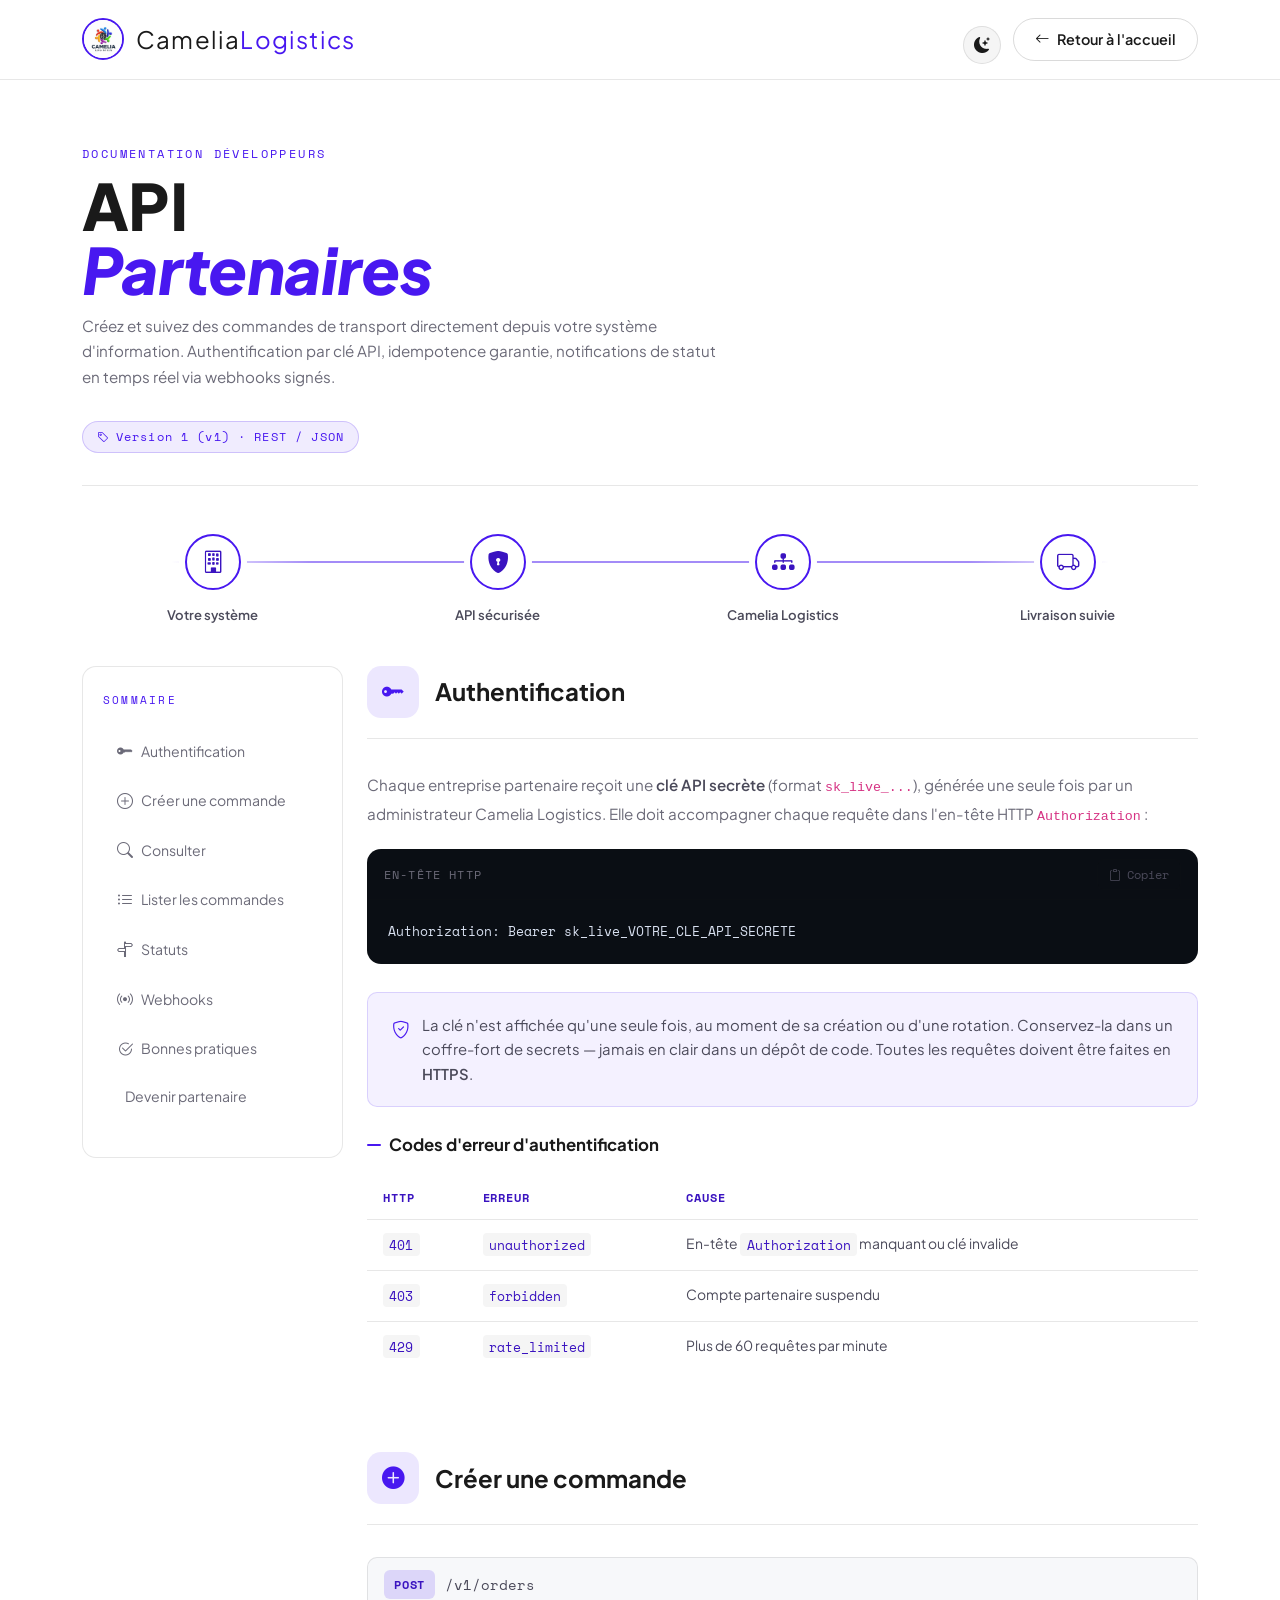
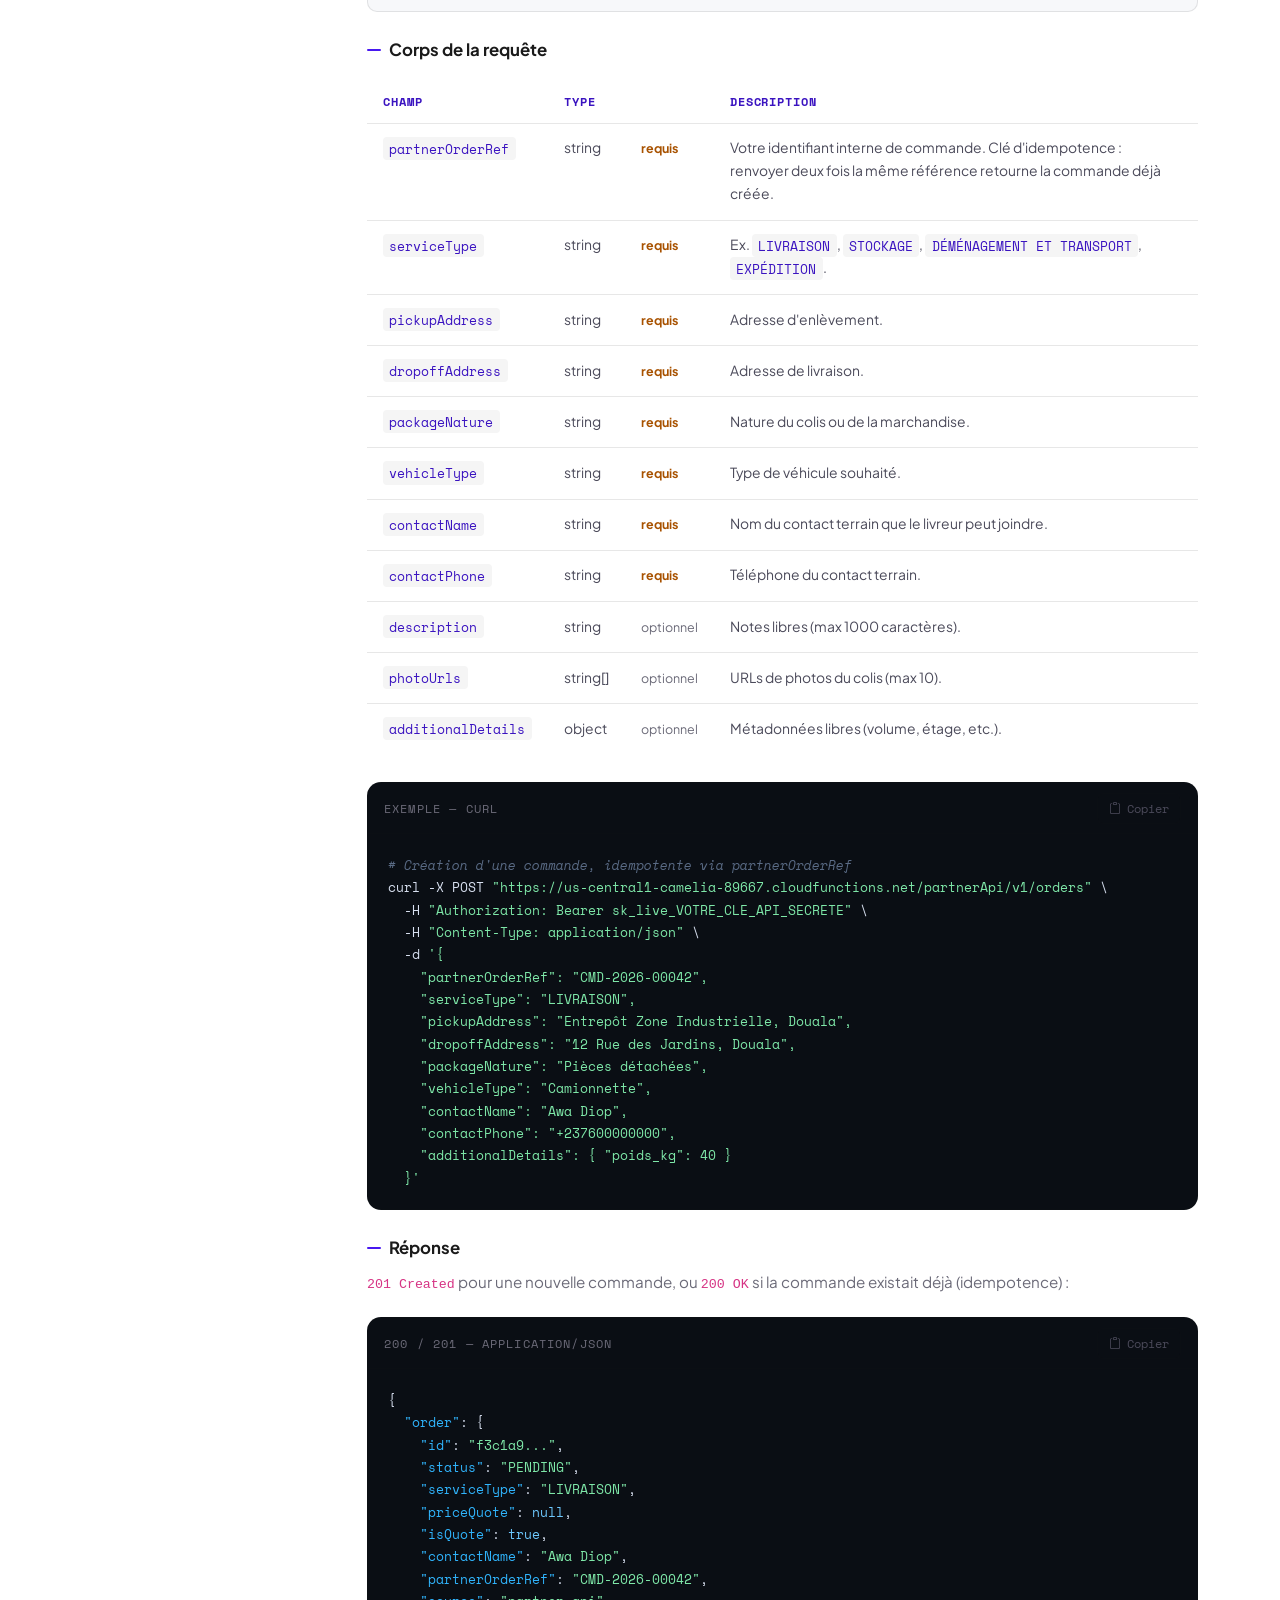
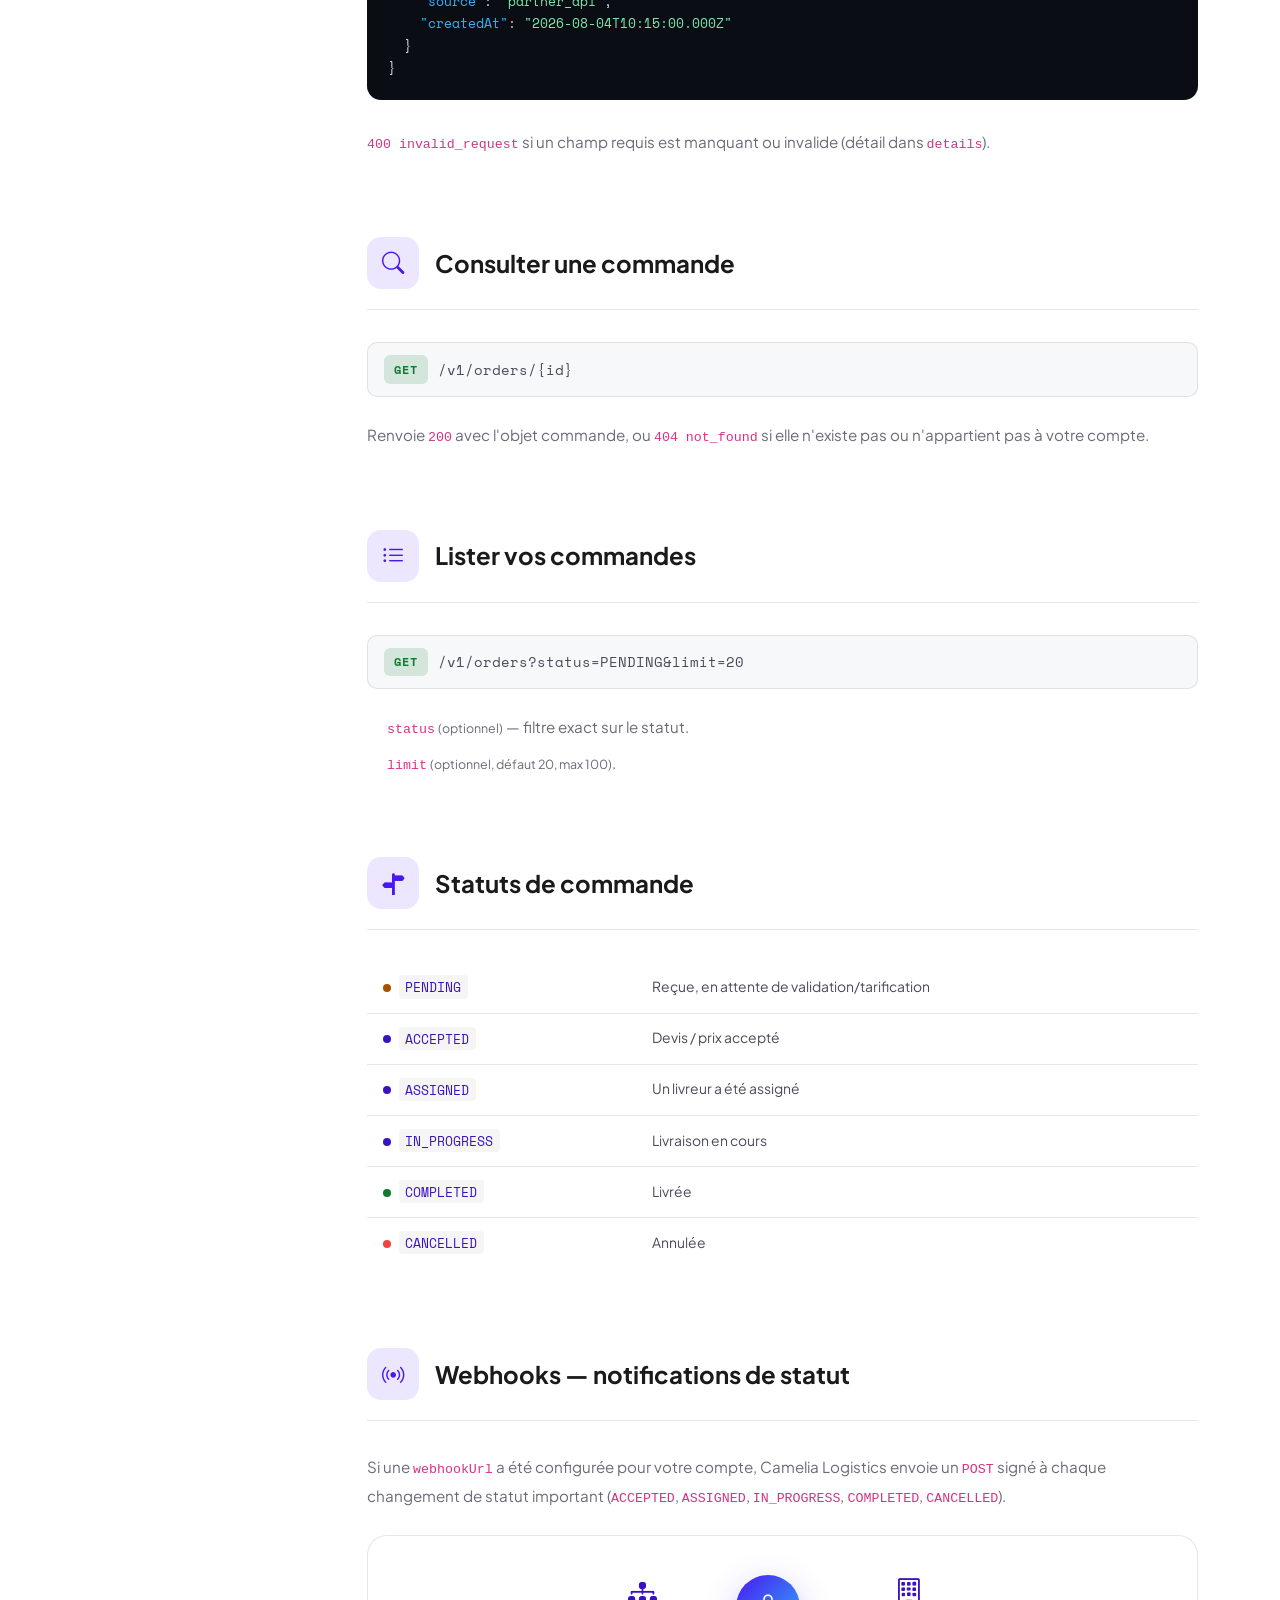
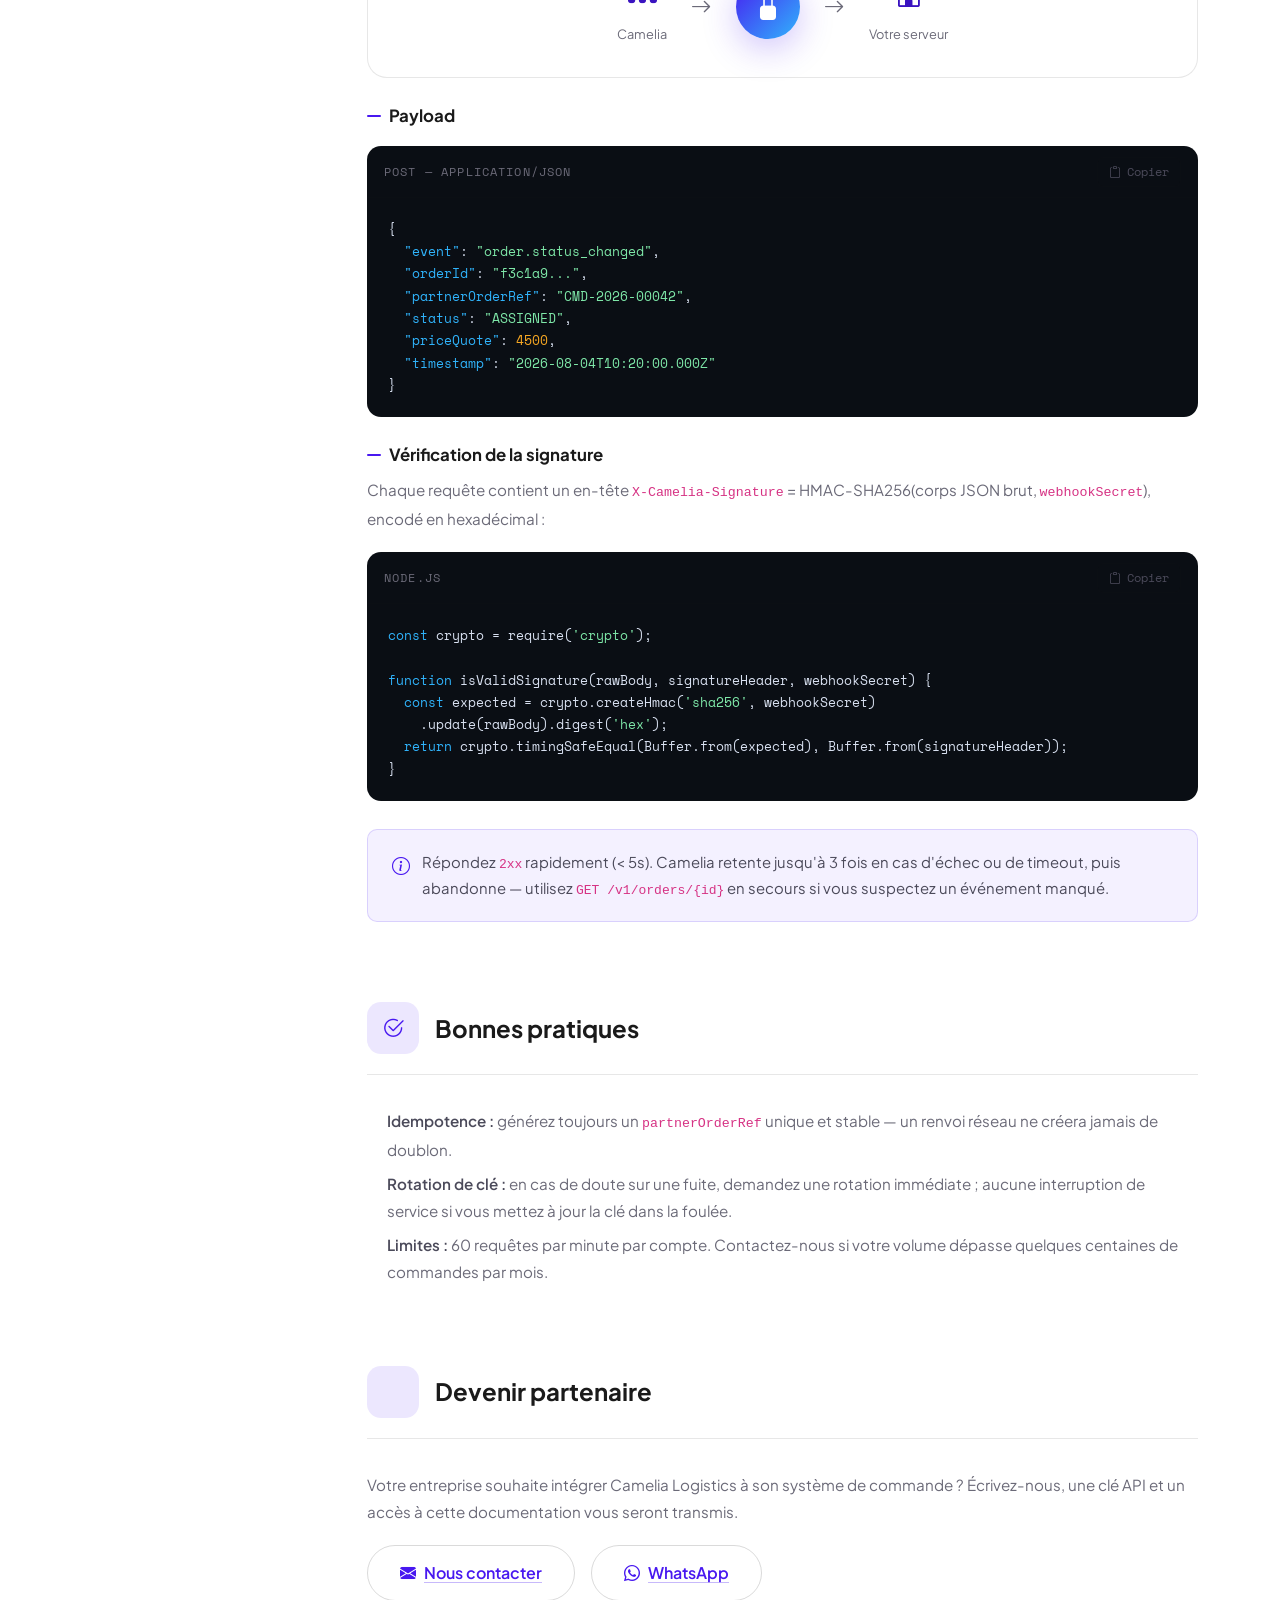
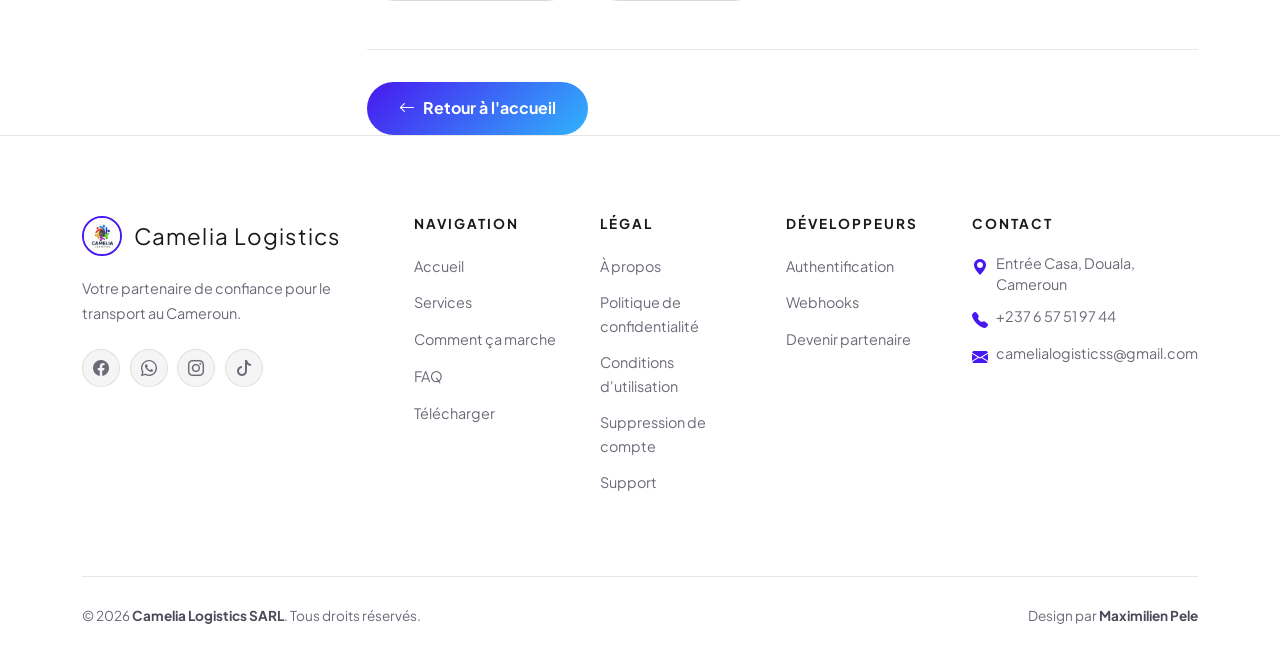
<file: api-partenaires.html>
<!DOCTYPE html>
<html lang="fr">
<head>
    <meta charset="UTF-8">
    <script>
    (function () {
        try {
            var saved = localStorage.getItem('cl-theme');
            var theme = saved || (window.matchMedia('(prefers-color-scheme: dark)').matches ? 'dark' : 'light');
            document.documentElement.setAttribute('data-theme', theme);
        } catch (e) {}
    })();
    </script>
    <meta name="viewport" content="width=device-width, initial-scale=1.0">
    <title>API Partenaires — Documentation pour développeurs | Camelia Logistics</title>
    <meta name="description" content="Intégrez la création et le suivi de commandes de transport directement depuis votre système grâce à l'API REST partenaires de Camelia Logistics : authentification par clé API, webhooks signés, idempotence.">
    <meta name="keywords" content="API logistique, API livraison Cameroun, intégration transport, webhook logistique, API REST Camelia Logistics">
    <meta name="robots" content="index, follow">
    <link rel="canonical" href="https://camelialogistics.com/api-partenaires.html">
    <meta property="og:type" content="website">
    <meta property="og:site_name" content="Camelia Logistics">
    <meta property="og:title" content="API Partenaires Camelia Logistics — Documentation">
    <meta property="og:description" content="Créez et suivez des commandes de transport directement depuis votre système : authentification par clé API, idempotence, webhooks signés HMAC.">
    <meta property="og:image" content="https://camelialogistics.com/image/logo.webp">
    <meta property="og:url" content="https://camelialogistics.com/api-partenaires.html">
    <meta name="twitter:card" content="summary">
    <link rel="icon" type="image/webp" href="image/logo.webp">
    <link href="https://cdn.jsdelivr.net/npm/bootstrap@5.3.3/dist/css/bootstrap.min.css" rel="stylesheet">
    <link rel="stylesheet" href="https://cdn.jsdelivr.net/npm/bootstrap-icons@1.11.3/font/bootstrap-icons.css">
    <link rel="preconnect" href="https://fonts.googleapis.com">
    <link rel="preconnect" href="https://fonts.gstatic.com" crossorigin>
    <link href="https://fonts.googleapis.com/css2?family=Plus+Jakarta+Sans:ital,wght@0,400;0,500;0,600;0,700;0,800;1,500&family=Space+Mono:wght@400;700&display=swap" rel="stylesheet">
    <link rel="stylesheet" href="style.css">

    <script type="application/ld+json">
    {
      "@context": "https://schema.org",
      "@type": "BreadcrumbList",
      "itemListElement": [
        { "@type": "ListItem", "position": 1, "name": "Accueil", "item": "https://camelialogistics.com/" },
        { "@type": "ListItem", "position": 2, "name": "API Partenaires", "item": "https://camelialogistics.com/api-partenaires.html" }
      ]
    }
    </script>
    <script type="application/ld+json">
    {
      "@context": "https://schema.org",
      "@type": "TechArticle",
      "headline": "API Partenaires Camelia Logistics — Documentation",
      "description": "Documentation de l'API REST permettant aux entreprises partenaires de créer et suivre des commandes de transport.",
      "author": { "@type": "Organization", "name": "Camelia Logistics" },
      "publisher": { "@type": "Organization", "name": "Camelia Logistics", "logo": { "@type": "ImageObject", "url": "https://camelialogistics.com/image/logo.webp" } }
    }
    </script>
</head>
<body>

<!-- ===== NAVBAR ===== -->
<nav class="cl-navbar scrolled" id="navbar">
    <div class="container d-flex align-items-center justify-content-between">
        <a class="cl-brand" href="index.html">
            <img src="image/logo.webp" alt="Logo Camelia Logistics" width="42" height="42">
            <span>Camelia<em>Logistics</em></span>
        </a>
        <div style="display:flex;align-items:center;gap:.75rem;">
            <button class="cl-theme-toggle" id="themeToggle" type="button" aria-label="Basculer entre thème clair et sombre">
                <i class="bi bi-moon-stars-fill icon-light"></i>
                <i class="bi bi-sun-fill icon-dark"></i>
            </button>
            <a href="index.html" class="cl-btn-ghost" style="padding:.55rem 1.3rem;font-size:.9rem;border-radius:50px;">
                <i class="bi bi-arrow-left"></i> Retour à l'accueil
            </a>
        </div>
    </div>
</nav>

<!-- ===== CONTENU ===== -->
<div class="legal-wrap">
    <div class="container">

        <!-- Header -->
        <div class="legal-page-header">
            <span class="cl-overline">Documentation développeurs</span>
            <h1>API<br><span class="cl-accent-word">Partenaires</span></h1>
            <p>Créez et suivez des commandes de transport directement depuis votre système d'information. Authentification par clé API, idempotence garantie, notifications de statut en temps réel via webhooks signés.</p>
            <div class="legal-date"><i class="bi bi-tag"></i> Version 1 (v1) · REST / JSON</div>
        </div>

        <!-- Diagramme de flux -->
        <div class="api-flow reveal-up">
            <div class="api-flow-line" aria-hidden="true"></div>
            <div class="api-flow-step">
                <div class="api-flow-icon"><i class="bi bi-building"></i></div>
                <span>Votre système</span>
            </div>
            <div class="api-flow-step">
                <div class="api-flow-icon"><i class="bi bi-shield-lock-fill"></i></div>
                <span>API sécurisée</span>
            </div>
            <div class="api-flow-step">
                <div class="api-flow-icon"><i class="bi bi-diagram-3-fill"></i></div>
                <span>Camelia Logistics</span>
            </div>
            <div class="api-flow-step">
                <div class="api-flow-icon"><i class="bi bi-truck"></i></div>
                <span>Livraison suivie</span>
            </div>
        </div>

        <div class="row">
            <!-- Sidenav -->
            <div class="col-lg-3">
                <nav class="legal-sidenav">
                    <div class="legal-sidenav-title">Sommaire</div>
                    <ul>
                        <li><a href="#auth"><i class="bi bi-key-fill"></i> Authentification</a></li>
                        <li><a href="#creer"><i class="bi bi-plus-circle"></i> Créer une commande</a></li>
                        <li><a href="#consulter"><i class="bi bi-search"></i> Consulter</a></li>
                        <li><a href="#lister"><i class="bi bi-list-ul"></i> Lister les commandes</a></li>
                        <li><a href="#statuts"><i class="bi bi-signpost-split"></i> Statuts</a></li>
                        <li><a href="#webhooks"><i class="bi bi-broadcast"></i> Webhooks</a></li>
                        <li><a href="#bonnes-pratiques"><i class="bi bi-check2-circle"></i> Bonnes pratiques</a></li>
                        <li><a href="#devenir-partenaire"><i class="bi bi-handshake"></i> Devenir partenaire</a></li>
                    </ul>
                </nav>
            </div>

            <!-- Content -->
            <div class="col-lg-9">

                <!-- ===== AUTH ===== -->
                <div class="legal-block" id="auth">
                    <div class="legal-block-header">
                        <div class="legal-block-icon"><i class="bi bi-key-fill"></i></div>
                        <h2>Authentification</h2>
                    </div>
                    <div class="legal-content-body">
                        <p>Chaque entreprise partenaire reçoit une <strong>clé API secrète</strong> (format <code>sk_live_...</code>), générée une seule fois par un administrateur Camelia Logistics. Elle doit accompagner chaque requête dans l'en-tête HTTP <code>Authorization</code> :</p>

                        <div class="cl-code-block">
                            <div class="cl-code-block-head">
                                <span>En-tête HTTP</span>
                                <button class="cl-copy-btn" type="button"><i class="bi bi-clipboard"></i> Copier</button>
                            </div>
                            <pre><code>Authorization: Bearer sk_live_VOTRE_CLE_API_SECRETE</code></pre>
                        </div>

                        <div class="legal-highlight">
                            <i class="bi bi-shield-check"></i>
                            <span>La clé n'est affichée qu'une seule fois, au moment de sa création ou d'une rotation. Conservez-la dans un coffre-fort de secrets — jamais en clair dans un dépôt de code. Toutes les requêtes doivent être faites en <strong>HTTPS</strong>.</span>
                        </div>

                        <h3>Codes d'erreur d'authentification</h3>
                        <div class="api-table-wrap">
                            <table class="api-table">
                                <thead><tr><th>HTTP</th><th>Erreur</th><th>Cause</th></tr></thead>
                                <tbody>
                                    <tr><td><code>401</code></td><td><code>unauthorized</code></td><td>En-tête <code>Authorization</code> manquant ou clé invalide</td></tr>
                                    <tr><td><code>403</code></td><td><code>forbidden</code></td><td>Compte partenaire suspendu</td></tr>
                                    <tr><td><code>429</code></td><td><code>rate_limited</code></td><td>Plus de 60 requêtes par minute</td></tr>
                                </tbody>
                            </table>
                        </div>
                    </div>
                </div>

                <!-- ===== CREER ===== -->
                <div class="legal-block" id="creer">
                    <div class="legal-block-header">
                        <div class="legal-block-icon"><i class="bi bi-plus-circle-fill"></i></div>
                        <h2>Créer une commande</h2>
                    </div>
                    <div class="legal-content-body">
                        <div class="api-endpoint-row">
                            <span class="api-method-badge post">POST</span>
                            <span>/v1/orders</span>
                        </div>

                        <h3>Corps de la requête</h3>
                        <div class="api-table-wrap">
                            <table class="api-table">
                                <thead><tr><th>Champ</th><th>Type</th><th>&nbsp;</th><th>Description</th></tr></thead>
                                <tbody>
                                    <tr><td><code>partnerOrderRef</code></td><td>string</td><td><span class="api-required">requis</span></td><td>Votre identifiant interne de commande. Clé d'idempotence : renvoyer deux fois la même référence retourne la commande déjà créée.</td></tr>
                                    <tr><td><code>serviceType</code></td><td>string</td><td><span class="api-required">requis</span></td><td>Ex. <code>LIVRAISON</code>, <code>STOCKAGE</code>, <code>DÉMÉNAGEMENT ET TRANSPORT</code>, <code>EXPÉDITION</code>.</td></tr>
                                    <tr><td><code>pickupAddress</code></td><td>string</td><td><span class="api-required">requis</span></td><td>Adresse d'enlèvement.</td></tr>
                                    <tr><td><code>dropoffAddress</code></td><td>string</td><td><span class="api-required">requis</span></td><td>Adresse de livraison.</td></tr>
                                    <tr><td><code>packageNature</code></td><td>string</td><td><span class="api-required">requis</span></td><td>Nature du colis ou de la marchandise.</td></tr>
                                    <tr><td><code>vehicleType</code></td><td>string</td><td><span class="api-required">requis</span></td><td>Type de véhicule souhaité.</td></tr>
                                    <tr><td><code>contactName</code></td><td>string</td><td><span class="api-required">requis</span></td><td>Nom du contact terrain que le livreur peut joindre.</td></tr>
                                    <tr><td><code>contactPhone</code></td><td>string</td><td><span class="api-required">requis</span></td><td>Téléphone du contact terrain.</td></tr>
                                    <tr><td><code>description</code></td><td>string</td><td><span class="api-optional">optionnel</span></td><td>Notes libres (max 1000 caractères).</td></tr>
                                    <tr><td><code>photoUrls</code></td><td>string[]</td><td><span class="api-optional">optionnel</span></td><td>URLs de photos du colis (max 10).</td></tr>
                                    <tr><td><code>additionalDetails</code></td><td>object</td><td><span class="api-optional">optionnel</span></td><td>Métadonnées libres (volume, étage, etc.).</td></tr>
                                </tbody>
                            </table>
                        </div>

                        <div class="cl-code-block">
                            <div class="cl-code-block-head">
                                <span>Exemple — curl</span>
                                <button class="cl-copy-btn" type="button"><i class="bi bi-clipboard"></i> Copier</button>
                            </div>
                            <pre><code><span class="tok-cmt"># Création d'une commande, idempotente via partnerOrderRef</span>
curl -X POST <span class="tok-str">"https://us-central1-camelia-89667.cloudfunctions.net/partnerApi/v1/orders"</span> \
  -H <span class="tok-str">"Authorization: Bearer sk_live_VOTRE_CLE_API_SECRETE"</span> \
  -H <span class="tok-str">"Content-Type: application/json"</span> \
  -d <span class="tok-str">'{
    "partnerOrderRef": "CMD-2026-00042",
    "serviceType": "LIVRAISON",
    "pickupAddress": "Entrepôt Zone Industrielle, Douala",
    "dropoffAddress": "12 Rue des Jardins, Douala",
    "packageNature": "Pièces détachées",
    "vehicleType": "Camionnette",
    "contactName": "Awa Diop",
    "contactPhone": "+237600000000",
    "additionalDetails": { "poids_kg": 40 }
  }'</span></code></pre>
                        </div>

                        <h3>Réponse</h3>
                        <p><code>201 Created</code> pour une nouvelle commande, ou <code>200 OK</code> si la commande existait déjà (idempotence) :</p>
                        <div class="cl-code-block">
                            <div class="cl-code-block-head">
                                <span>200 / 201 — application/json</span>
                                <button class="cl-copy-btn" type="button"><i class="bi bi-clipboard"></i> Copier</button>
                            </div>
                            <pre><code>{
  <span class="tok-key">"order"</span>: {
    <span class="tok-key">"id"</span>: <span class="tok-str">"f3c1a9..."</span>,
    <span class="tok-key">"status"</span>: <span class="tok-str">"PENDING"</span>,
    <span class="tok-key">"serviceType"</span>: <span class="tok-str">"LIVRAISON"</span>,
    <span class="tok-key">"priceQuote"</span>: <span class="tok-const">null</span>,
    <span class="tok-key">"isQuote"</span>: <span class="tok-const">true</span>,
    <span class="tok-key">"contactName"</span>: <span class="tok-str">"Awa Diop"</span>,
    <span class="tok-key">"partnerOrderRef"</span>: <span class="tok-str">"CMD-2026-00042"</span>,
    <span class="tok-key">"source"</span>: <span class="tok-str">"partner_api"</span>,
    <span class="tok-key">"createdAt"</span>: <span class="tok-str">"2026-08-04T10:15:00.000Z"</span>
  }
}</code></pre>
                        </div>
                        <p><code>400 invalid_request</code> si un champ requis est manquant ou invalide (détail dans <code>details</code>).</p>
                    </div>
                </div>

                <!-- ===== CONSULTER ===== -->
                <div class="legal-block" id="consulter">
                    <div class="legal-block-header">
                        <div class="legal-block-icon"><i class="bi bi-search"></i></div>
                        <h2>Consulter une commande</h2>
                    </div>
                    <div class="legal-content-body">
                        <div class="api-endpoint-row">
                            <span class="api-method-badge get">GET</span>
                            <span>/v1/orders/{id}</span>
                        </div>
                        <p>Renvoie <code>200</code> avec l'objet commande, ou <code>404 not_found</code> si elle n'existe pas ou n'appartient pas à votre compte.</p>
                    </div>
                </div>

                <!-- ===== LISTER ===== -->
                <div class="legal-block" id="lister">
                    <div class="legal-block-header">
                        <div class="legal-block-icon"><i class="bi bi-list-ul"></i></div>
                        <h2>Lister vos commandes</h2>
                    </div>
                    <div class="legal-content-body">
                        <div class="api-endpoint-row">
                            <span class="api-method-badge get">GET</span>
                            <span>/v1/orders?status=PENDING&amp;limit=20</span>
                        </div>
                        <ul>
                            <li><code>status</code> <span class="api-optional">(optionnel)</span> — filtre exact sur le statut.</li>
                            <li><code>limit</code> <span class="api-optional">(optionnel, défaut 20, max 100)</span>.</li>
                        </ul>
                    </div>
                </div>

                <!-- ===== STATUTS ===== -->
                <div class="legal-block" id="statuts">
                    <div class="legal-block-header">
                        <div class="legal-block-icon"><i class="bi bi-signpost-split-fill"></i></div>
                        <h2>Statuts de commande</h2>
                    </div>
                    <div class="legal-content-body">
                        <div class="api-table-wrap">
                            <table class="api-table">
                                <tbody>
                                    <tr><td><span class="api-status-dot api-status-pending"></span><code>PENDING</code></td><td>Reçue, en attente de validation/tarification</td></tr>
                                    <tr><td><span class="api-status-dot api-status-progress"></span><code>ACCEPTED</code></td><td>Devis / prix accepté</td></tr>
                                    <tr><td><span class="api-status-dot api-status-progress"></span><code>ASSIGNED</code></td><td>Un livreur a été assigné</td></tr>
                                    <tr><td><span class="api-status-dot api-status-progress"></span><code>IN_PROGRESS</code></td><td>Livraison en cours</td></tr>
                                    <tr><td><span class="api-status-dot api-status-success"></span><code>COMPLETED</code></td><td>Livrée</td></tr>
                                    <tr><td><span class="api-status-dot api-status-error"></span><code>CANCELLED</code></td><td>Annulée</td></tr>
                                </tbody>
                            </table>
                        </div>
                    </div>
                </div>

                <!-- ===== WEBHOOKS ===== -->
                <div class="legal-block" id="webhooks">
                    <div class="legal-block-header">
                        <div class="legal-block-icon"><i class="bi bi-broadcast"></i></div>
                        <h2>Webhooks — notifications de statut</h2>
                    </div>
                    <div class="legal-content-body">
                        <p>Si une <code>webhookUrl</code> a été configurée pour votre compte, Camelia Logistics envoie un <code>POST</code> signé à chaque changement de statut important (<code>ACCEPTED</code>, <code>ASSIGNED</code>, <code>IN_PROGRESS</code>, <code>COMPLETED</code>, <code>CANCELLED</code>).</p>

                        <div class="api-hmac-visual reveal-up">
                            <div class="api-hmac-node"><i class="bi bi-diagram-3-fill"></i>Camelia</div>
                            <i class="bi bi-arrow-right api-hmac-arrow"></i>
                            <div class="api-hmac-lock"><i class="bi bi-lock-fill"></i></div>
                            <i class="bi bi-arrow-right api-hmac-arrow"></i>
                            <div class="api-hmac-node"><i class="bi bi-building"></i>Votre serveur</div>
                        </div>

                        <h3>Payload</h3>
                        <div class="cl-code-block">
                            <div class="cl-code-block-head">
                                <span>POST — application/json</span>
                                <button class="cl-copy-btn" type="button"><i class="bi bi-clipboard"></i> Copier</button>
                            </div>
                            <pre><code>{
  <span class="tok-key">"event"</span>: <span class="tok-str">"order.status_changed"</span>,
  <span class="tok-key">"orderId"</span>: <span class="tok-str">"f3c1a9..."</span>,
  <span class="tok-key">"partnerOrderRef"</span>: <span class="tok-str">"CMD-2026-00042"</span>,
  <span class="tok-key">"status"</span>: <span class="tok-str">"ASSIGNED"</span>,
  <span class="tok-key">"priceQuote"</span>: <span class="tok-num">4500</span>,
  <span class="tok-key">"timestamp"</span>: <span class="tok-str">"2026-08-04T10:20:00.000Z"</span>
}</code></pre>
                        </div>

                        <h3>Vérification de la signature</h3>
                        <p>Chaque requête contient un en-tête <code>X-Camelia-Signature</code> = HMAC-SHA256(corps JSON brut, <code>webhookSecret</code>), encodé en hexadécimal :</p>
                        <div class="cl-code-block">
                            <div class="cl-code-block-head">
                                <span>Node.js</span>
                                <button class="cl-copy-btn" type="button"><i class="bi bi-clipboard"></i> Copier</button>
                            </div>
                            <pre><code><span class="tok-key">const</span> crypto = require(<span class="tok-str">'crypto'</span>);

<span class="tok-key">function</span> isValidSignature(rawBody, signatureHeader, webhookSecret) {
  <span class="tok-key">const</span> expected = crypto.createHmac(<span class="tok-str">'sha256'</span>, webhookSecret)
    .update(rawBody).digest(<span class="tok-str">'hex'</span>);
  <span class="tok-key">return</span> crypto.timingSafeEqual(Buffer.from(expected), Buffer.from(signatureHeader));
}</code></pre>
                        </div>

                        <div class="legal-highlight">
                            <i class="bi bi-info-circle"></i>
                            <span>Répondez <code>2xx</code> rapidement (&lt; 5s). Camelia retente jusqu'à 3 fois en cas d'échec ou de timeout, puis abandonne — utilisez <code>GET /v1/orders/{id}</code> en secours si vous suspectez un événement manqué.</span>
                        </div>
                    </div>
                </div>

                <!-- ===== BONNES PRATIQUES ===== -->
                <div class="legal-block" id="bonnes-pratiques">
                    <div class="legal-block-header">
                        <div class="legal-block-icon"><i class="bi bi-check2-circle"></i></div>
                        <h2>Bonnes pratiques</h2>
                    </div>
                    <div class="legal-content-body">
                        <ul>
                            <li><strong>Idempotence :</strong> générez toujours un <code>partnerOrderRef</code> unique et stable — un renvoi réseau ne créera jamais de doublon.</li>
                            <li><strong>Rotation de clé :</strong> en cas de doute sur une fuite, demandez une rotation immédiate ; aucune interruption de service si vous mettez à jour la clé dans la foulée.</li>
                            <li><strong>Limites :</strong> 60 requêtes par minute par compte. Contactez-nous si votre volume dépasse quelques centaines de commandes par mois.</li>
                        </ul>
                    </div>
                </div>

                <!-- ===== DEVENIR PARTENAIRE ===== -->
                <div class="legal-block" id="devenir-partenaire" style="margin-bottom:2rem;">
                    <div class="legal-block-header">
                        <div class="legal-block-icon"><i class="bi bi-handshake"></i></div>
                        <h2>Devenir partenaire</h2>
                    </div>
                    <div class="legal-content-body">
                        <p>Votre entreprise souhaite intégrer Camelia Logistics à son système de commande ? Écrivez-nous, une clé API et un accès à cette documentation vous seront transmis.</p>
                        <div class="cl-hero-btns" style="margin-top:1.25rem;">
                            <a href="mailto:camelialogisticss@gmail.com?subject=Devenir%20partenaire%20API" class="cl-btn-ghost">
                                <i class="bi bi-envelope-fill"></i> Nous contacter
                            </a>
                            <a href="https://wa.me/237657519744" class="cl-btn-ghost" target="_blank" rel="noopener">
                                <i class="bi bi-whatsapp"></i> WhatsApp
                            </a>
                        </div>
                    </div>
                </div>

                <!-- Back home -->
                <div class="legal-back">
                    <a href="index.html" class="cl-btn-primary">
                        <i class="bi bi-arrow-left"></i> Retour à l'accueil
                    </a>
                </div>

            </div><!-- /col -->
        </div><!-- /row -->
    </div><!-- /container -->
</div>

<!-- ===== FOOTER ===== -->
<footer class="cl-footer">
    <div class="container">
        <div class="cl-footer-top">
            <div class="cl-footer-brand-col">
                <div class="cl-footer-brand">
                    <img src="image/logo.webp" alt="Logo Camelia Logistics" width="40" height="40" loading="lazy">
                    <span>Camelia Logistics</span>
                </div>
                <p>Votre partenaire de confiance pour le transport au Cameroun.</p>
                <div class="cl-socials">
                    <a href="https://www.facebook.com/p/Camelia-logistics-100085180665945/" class="cl-social" aria-label="Facebook"><i class="bi bi-facebook"></i></a>
                    <a href="https://wa.me/237657519744" class="cl-social" aria-label="WhatsApp"><i class="bi bi-whatsapp"></i></a>
                    <a href="#" class="cl-social" aria-label="Instagram"><i class="bi bi-instagram"></i></a>
                    <a href="https://www.tiktok.com/@camelia.logistics" class="cl-social" aria-label="TikTok"><i class="bi bi-tiktok"></i></a>
                </div>
            </div>
            <div class="cl-footer-col">
                <h4>Navigation</h4>
                <ul>
                    <li><a href="index.html#accueil">Accueil</a></li>
                    <li><a href="index.html#services">Services</a></li>
                    <li><a href="index.html#comment">Comment ça marche</a></li>
                    <li><a href="index.html#faq">FAQ</a></li>
                    <li><a href="index.html#download">Télécharger</a></li>
                </ul>
            </div>
            <div class="cl-footer-col">
                <h4>Légal</h4>
                <ul>
                    <li><a href="legal.html#about">À propos</a></li>
                    <li><a href="privacy-policy/index.html">Politique de confidentialité</a></li>
                    <li><a href="terms-of-service/index.html">Conditions d'utilisation</a></li>
                    <li><a href="account-deletion/index.html">Suppression de compte</a></li>
                    <li><a href="support/index.html">Support</a></li>
                </ul>
            </div>
            <div class="cl-footer-col">
                <h4>Développeurs</h4>
                <ul>
                    <li><a href="#auth">Authentification</a></li>
                    <li><a href="#webhooks">Webhooks</a></li>
                    <li><a href="#devenir-partenaire">Devenir partenaire</a></li>
                </ul>
            </div>
            <div class="cl-footer-col">
                <h4>Contact</h4>
                <ul class="cl-contact-list">
                    <li><i class="bi bi-geo-alt-fill"></i> Entrée Casa, Douala, Cameroun</li>
                    <li><i class="bi bi-telephone-fill"></i> +237 6 57 51 97 44</li>
                    <li><i class="bi bi-envelope-fill"></i> camelialogisticss@gmail.com</li>
                </ul>
            </div>
        </div>
        <div class="cl-footer-bottom">
            <span>&copy; <span id="currentYear">2026</span> <strong>Camelia Logistics SARL</strong>. Tous droits réservés.</span>
            <span>Design par <strong>Maximilien Pele</strong></span>
        </div>
    </div>
</footer>

<script src="https://cdn.jsdelivr.net/npm/bootstrap@5.3.3/dist/js/bootstrap.bundle.min.js"></script>
<script>

// ---- Bascule theme clair/sombre ----
const themeToggle = document.getElementById("themeToggle");
if (themeToggle) {
  themeToggle.addEventListener("click", () => {
    const root = document.documentElement;
    const next = root.getAttribute("data-theme") === "dark" ? "light" : "dark";
    root.setAttribute("data-theme", next);
    try { localStorage.setItem("cl-theme", next); } catch (e) {}
  });
}

// ---- Sidenav actif au scroll ----
const legalBlocks = document.querySelectorAll('.legal-block');
const sideLinks = document.querySelectorAll('.legal-sidenav ul li a');
window.addEventListener('scroll', () => {
    let cur = '';
    legalBlocks.forEach(b => { if (window.scrollY >= b.offsetTop - 140) cur = b.id; });
    sideLinks.forEach(a => { a.classList.toggle('active', a.getAttribute('href') === '#' + cur); });
});

// ---- Reveal on scroll ----
const revealEls = document.querySelectorAll('.reveal-up');
const obs = new IntersectionObserver((entries) => {
    entries.forEach(e => { if (e.isIntersecting) { e.target.classList.add('visible'); obs.unobserve(e.target); } });
}, { threshold: 0.12 });
revealEls.forEach(el => obs.observe(el));

// ---- Copier le code ----
document.querySelectorAll('.cl-copy-btn').forEach(btn => {
    btn.addEventListener('click', async () => {
        const codeEl = btn.closest('.cl-code-block').querySelector('code');
        const text = codeEl.innerText;
        try {
            await navigator.clipboard.writeText(text);
            const original = btn.innerHTML;
            btn.innerHTML = '<i class="bi bi-check2"></i> Copié';
            btn.classList.add('copied');
            setTimeout(() => { btn.innerHTML = original; btn.classList.remove('copied'); }, 1800);
        } catch (e) {
            btn.innerHTML = '<i class="bi bi-x"></i> Échec';
        }
    });
});

const yearEl = document.getElementById('currentYear');
if (yearEl) yearEl.textContent = new Date().getFullYear();
</script>
</body>
</html>
</file>
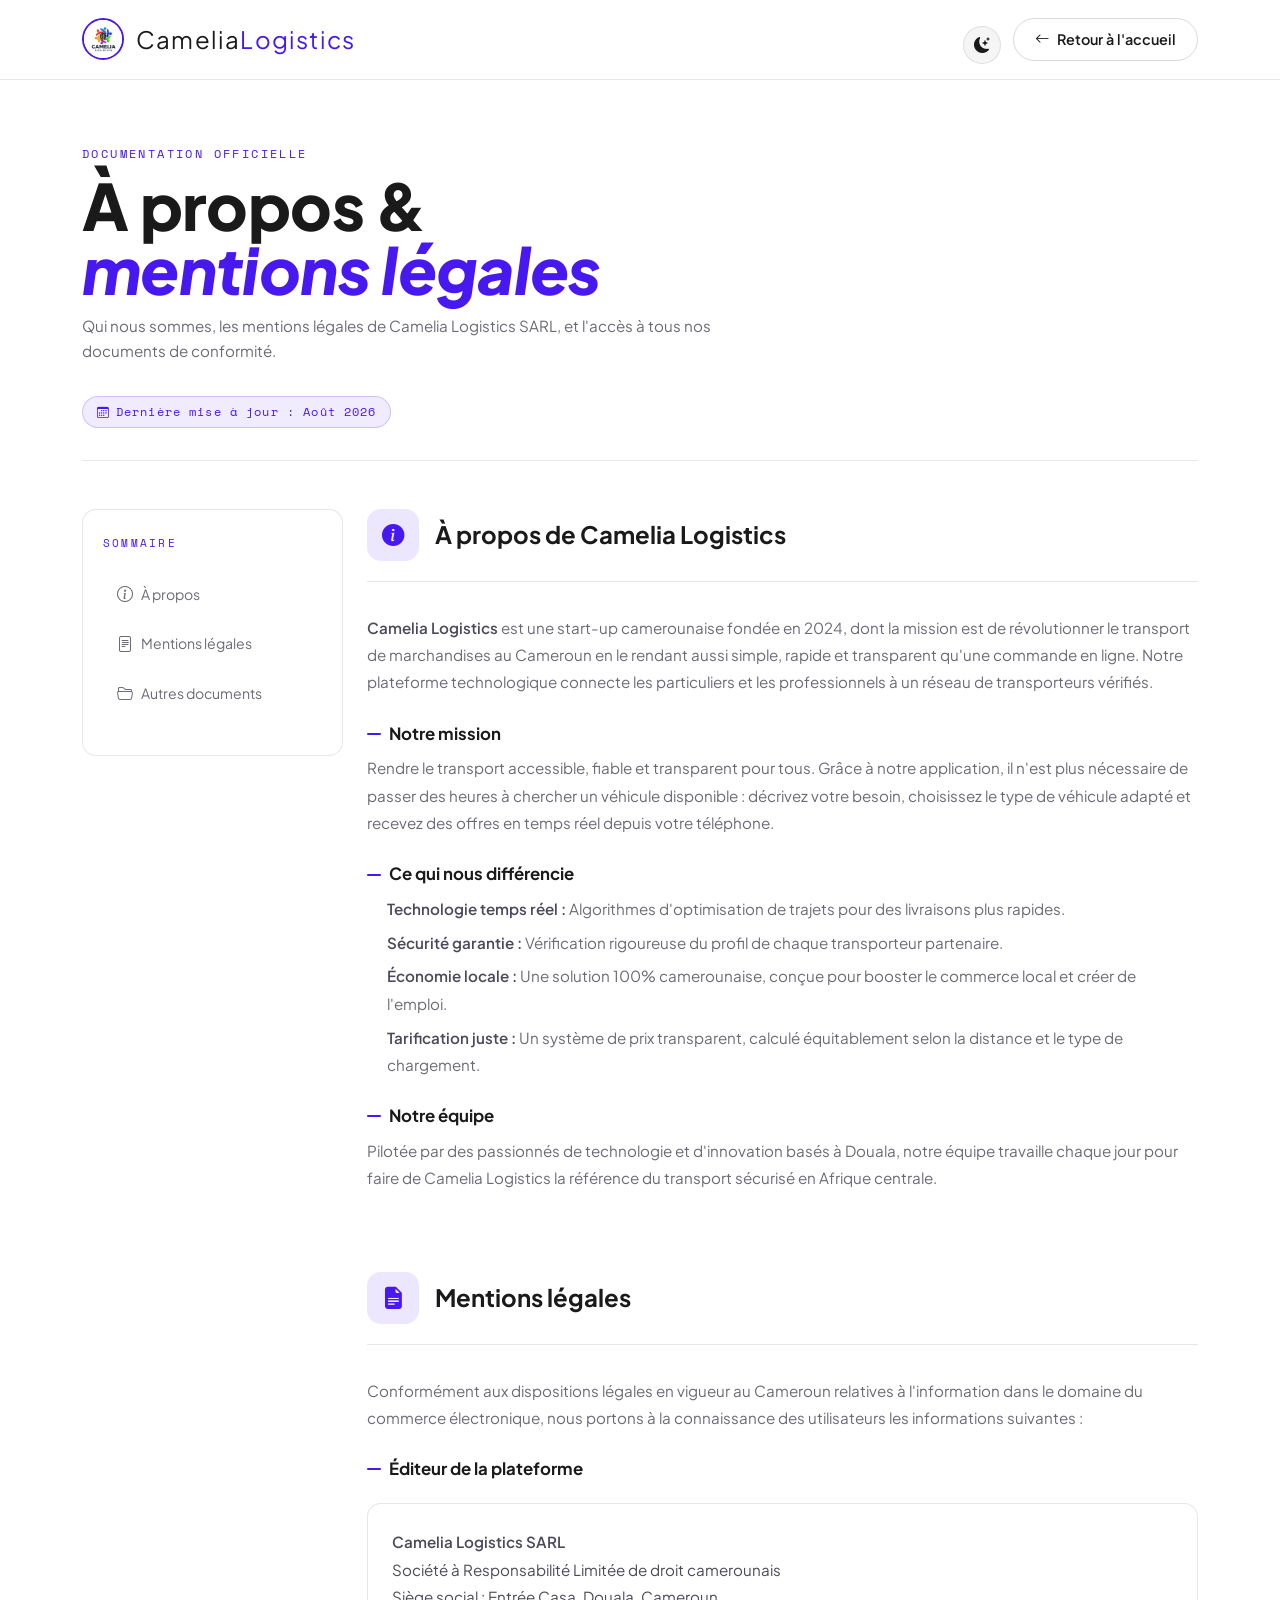
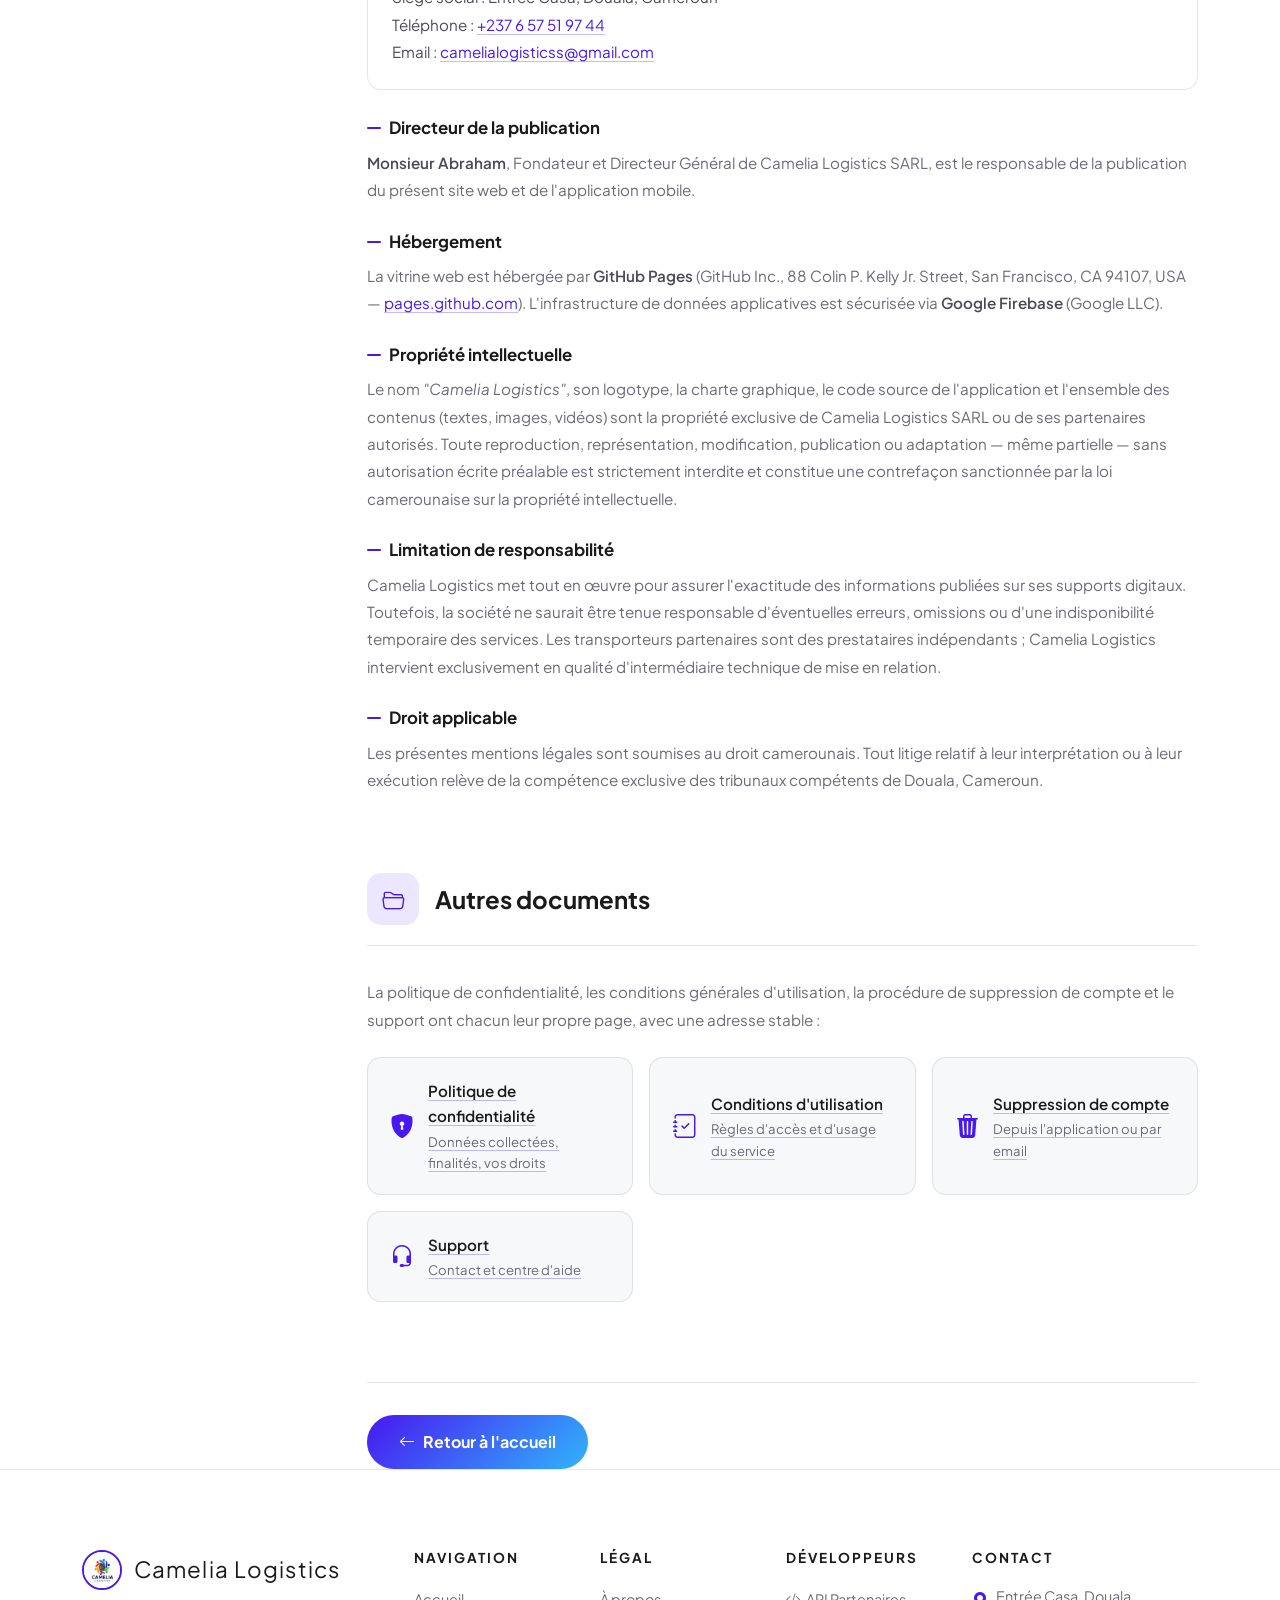
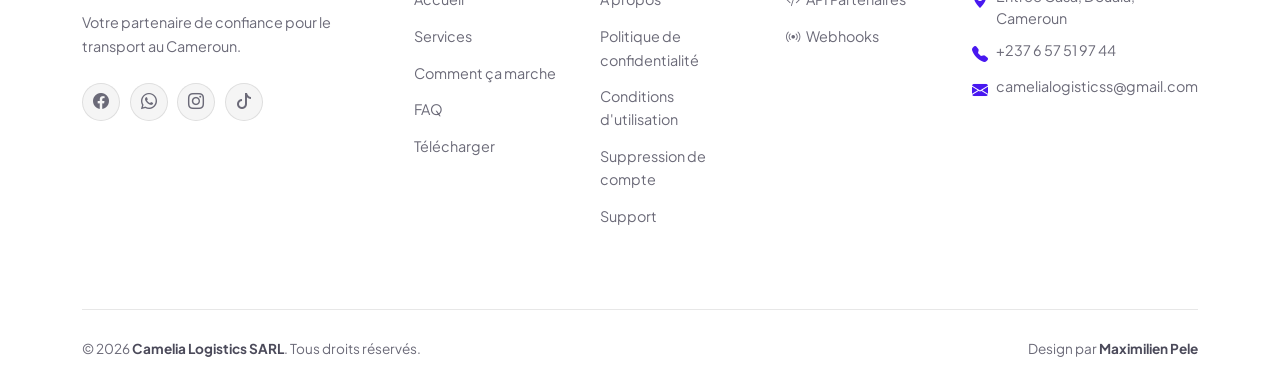
<file: legal.html>
<!DOCTYPE html>
<html lang="fr">

<head>
    <meta charset="UTF-8">
    <script>
        (function () {
            try {
                var saved = localStorage.getItem('cl-theme');
                var theme = saved || (window.matchMedia('(prefers-color-scheme: dark)').matches ? 'dark' : 'light');
                document.documentElement.setAttribute('data-theme', theme);
            } catch (e) { }
        })();
    </script>
    <meta name="viewport" content="width=device-width, initial-scale=1.0">
    <title>À propos & mentions légales | Camelia Logistics</title>
    <meta name="description"
        content="À propos de Camelia Logistics SARL, mentions légales, et accès à la politique de confidentialité, aux conditions d'utilisation, à la suppression de compte et au support.">
    <meta name="robots" content="index, follow">
    <link rel="canonical" href="https://camelialogistics.com/legal.html">
    <meta property="og:type" content="website">
    <meta property="og:site_name" content="Camelia Logistics">
    <meta property="og:title" content="À propos & mentions légales | Camelia Logistics">
    <meta property="og:description"
        content="À propos de Camelia Logistics SARL et mentions légales — retrouvez la politique de confidentialité, les CGU, la suppression de compte et le support sur leurs pages dédiées.">
    <meta property="og:image" content="https://camelialogistics.com/image/logo.webp">
    <meta property="og:url" content="https://camelialogistics.com/legal.html">
    <meta name="twitter:card" content="summary">
    <link rel="icon" type="image/webp" href="image/logo.webp">
    <link href="https://cdn.jsdelivr.net/npm/bootstrap@5.3.3/dist/css/bootstrap.min.css" rel="stylesheet">
    <link rel="stylesheet" href="https://cdn.jsdelivr.net/npm/bootstrap-icons@1.11.3/font/bootstrap-icons.css">
    <link rel="preconnect" href="https://fonts.googleapis.com">
    <link rel="preconnect" href="https://fonts.gstatic.com" crossorigin>
    <link
        href="https://fonts.googleapis.com/css2?family=Plus+Jakarta+Sans:ital,wght@0,400;0,500;0,600;0,700;0,800;1,500&family=Space+Mono:wght@400;700&display=swap"
        rel="stylesheet">
    <link rel="stylesheet" href="style.css">
</head>

<body>

    <!-- ===== NAVBAR ===== -->
    <nav class="cl-navbar scrolled" id="navbar">
        <div class="container d-flex align-items-center justify-content-between">
            <a class="cl-brand" href="index.html">
                <img src="image/logo.webp" alt="Logo Camelia Logistics" width="42" height="42">
                <span>Camelia<em>Logistics</em></span>
            </a>
            <div style="display:flex;align-items:center;gap:.75rem;">
                <button class="cl-theme-toggle" id="themeToggle" type="button"
                    aria-label="Basculer entre thème clair et sombre">
                    <i class="bi bi-moon-stars-fill icon-light"></i>
                    <i class="bi bi-sun-fill icon-dark"></i>
                </button>
                <a href="index.html" class="cl-btn-ghost"
                    style="padding:.55rem 1.3rem;font-size:.9rem;border-radius:50px;">
                    <i class="bi bi-arrow-left"></i> Retour à l'accueil
                </a>
            </div>
        </div>
    </nav>

    <!-- ===== MAIN LEGAL CONTENT ===== -->
    <div class="legal-wrap">
        <div class="container">

            <!-- Page header -->
            <div class="legal-page-header">
                <span class="cl-overline">Documentation officielle</span>
                <h1>À propos &amp;<br><span class="cl-accent-word">mentions légales</span></h1>
                <p>Qui nous sommes, les mentions légales de Camelia Logistics SARL, et l'accès à tous nos documents de conformité.</p>
                <div class="legal-date"><i class="bi bi-calendar3"></i> Dernière mise à jour : Août 2026</div>
            </div>

            <div class="row">
                <!-- Sidenav -->
                <div class="col-lg-3">
                    <nav class="legal-sidenav">
                        <div class="legal-sidenav-title">Sommaire</div>
                        <ul>
                            <li><a href="#about"><i class="bi bi-info-circle"></i> À propos</a></li>
                            <li><a href="#mentions-legales"><i class="bi bi-file-text"></i> Mentions légales</a></li>
                            <li><a href="#autres-documents"><i class="bi bi-folder2-open"></i> Autres documents</a></li>
                        </ul>
                    </nav>
                </div>

                <!-- Content -->
                <div class="col-lg-9">

                    <!-- ===== À PROPOS ===== -->
                    <div class="legal-block" id="about">
                        <div class="legal-block-header">
                            <div class="legal-block-icon"><i class="bi bi-info-circle-fill"></i></div>
                            <h2>À propos de Camelia Logistics</h2>
                        </div>
                        <div class="legal-content-body">
                            <p>
                                <strong>Camelia Logistics</strong> est une start-up camerounaise fondée en 2024, dont la
                                mission est de révolutionner le transport de marchandises au Cameroun en le rendant
                                aussi simple, rapide et transparent qu'une commande en ligne. Notre plateforme
                                technologique connecte les particuliers et les professionnels à un réseau de
                                transporteurs vérifiés.
                            </p>
                            <h3>Notre mission</h3>
                            <p>Rendre le transport accessible, fiable et transparent pour tous. Grâce à notre
                                application, il n'est plus nécessaire de passer des heures à chercher un véhicule
                                disponible : décrivez votre besoin, choisissez le type de véhicule adapté et recevez des
                                offres en temps réel depuis votre téléphone.</p>
                            <h3>Ce qui nous différencie</h3>
                            <ul>
                                <li><strong>Technologie temps réel :</strong> Algorithmes d'optimisation de trajets pour
                                    des livraisons plus rapides.</li>
                                <li><strong>Sécurité garantie :</strong> Vérification rigoureuse du profil de chaque
                                    transporteur partenaire.</li>
                                <li><strong>Économie locale :</strong> Une solution 100% camerounaise, conçue pour
                                    booster le commerce local et créer de l'emploi.</li>
                                <li><strong>Tarification juste :</strong> Un système de prix transparent, calculé
                                    équitablement selon la distance et le type de chargement.</li>
                            </ul>
                            <h3>Notre équipe</h3>
                            <p>Pilotée par des passionnés de technologie et d'innovation basés à Douala, notre équipe
                                travaille chaque jour pour faire de Camelia Logistics la référence du transport sécurisé
                                en Afrique centrale.</p>
                        </div>
                    </div>

                    <!-- ===== MENTIONS LÉGALES ===== -->
                    <div class="legal-block" id="mentions-legales">
                        <div class="legal-block-header">
                            <div class="legal-block-icon"><i class="bi bi-file-earmark-text-fill"></i></div>
                            <h2>Mentions légales</h2>
                        </div>
                        <div class="legal-content-body">
                            <p>Conformément aux dispositions légales en vigueur au Cameroun relatives à l'information
                                dans le domaine du commerce électronique, nous portons à la connaissance des
                                utilisateurs les informations suivantes :</p>

                            <h3>Éditeur de la plateforme</h3>
                            <div class="legal-info-card">
                                <p>
                                    <strong>Camelia Logistics SARL</strong><br>
                                    Société à Responsabilité Limitée de droit camerounais<br>
                                    Siège social : Entrée Casa, Douala, Cameroun<br>
                                    Téléphone : <a href="tel:+237657519744">+237 6 57 51 97 44</a><br>
                                    Email : <a href="mailto:camelialogisticss@gmail.com">camelialogisticss@gmail.com</a>
                                </p>
                            </div>

                            <h3>Directeur de la publication</h3>
                            <p><strong>Monsieur Abraham</strong>, Fondateur et Directeur Général de Camelia Logistics
                                SARL, est le responsable de la publication du présent site web et de l'application
                                mobile.</p>

                            <h3>Hébergement</h3>
                            <p>La vitrine web est hébergée par <strong>GitHub Pages</strong> (GitHub Inc., 88 Colin P.
                                Kelly Jr. Street, San Francisco, CA 94107, USA — <a href="https://pages.github.com"
                                    target="_blank" rel="noopener">pages.github.com</a>). L'infrastructure de données
                                applicatives est sécurisée via <strong>Google Firebase</strong> (Google LLC).</p>

                            <h3>Propriété intellectuelle</h3>
                            <p>Le nom <em>"Camelia Logistics"</em>, son logotype, la charte graphique, le code source de
                                l'application et l'ensemble des contenus (textes, images, vidéos) sont la propriété
                                exclusive de Camelia Logistics SARL ou de ses partenaires autorisés. Toute reproduction,
                                représentation, modification, publication ou adaptation — même partielle — sans
                                autorisation écrite préalable est strictement interdite et constitue une contrefaçon
                                sanctionnée par la loi camerounaise sur la propriété intellectuelle.</p>

                            <h3>Limitation de responsabilité</h3>
                            <p>Camelia Logistics met tout en œuvre pour assurer l'exactitude des informations publiées
                                sur ses supports digitaux. Toutefois, la société ne saurait être tenue responsable
                                d'éventuelles erreurs, omissions ou d'une indisponibilité temporaire des services. Les
                                transporteurs partenaires sont des prestataires indépendants ; Camelia Logistics
                                intervient exclusivement en qualité d'intermédiaire technique de mise en relation.</p>

                            <h3>Droit applicable</h3>
                            <p>Les présentes mentions légales sont soumises au droit camerounais. Tout litige relatif à
                                leur interprétation ou à leur exécution relève de la compétence exclusive des tribunaux
                                compétents de Douala, Cameroun.</p>
                        </div>
                    </div>

                    <!-- ===== AUTRES DOCUMENTS ===== -->
                    <div class="legal-block" id="autres-documents">
                        <div class="legal-block-header">
                            <div class="legal-block-icon"><i class="bi bi-folder2-open"></i></div>
                            <h2>Autres documents</h2>
                        </div>
                        <div class="legal-content-body">
                            <p>La politique de confidentialité, les conditions générales d'utilisation, la procédure de suppression de compte et le support ont chacun leur propre page, avec une adresse stable :</p>
                            <div class="legal-doc-grid">
                                <a href="privacy-policy/index.html" class="legal-doc-card">
                                    <i class="bi bi-shield-lock-fill"></i>
                                    <div>
                                        <strong>Politique de confidentialité</strong>
                                        <span>Données collectées, finalités, vos droits</span>
                                    </div>
                                </a>
                                <a href="terms-of-service/index.html" class="legal-doc-card">
                                    <i class="bi bi-journal-check"></i>
                                    <div>
                                        <strong>Conditions d'utilisation</strong>
                                        <span>Règles d'accès et d'usage du service</span>
                                    </div>
                                </a>
                                <a href="account-deletion/index.html" class="legal-doc-card">
                                    <i class="bi bi-trash3-fill"></i>
                                    <div>
                                        <strong>Suppression de compte</strong>
                                        <span>Depuis l'application ou par email</span>
                                    </div>
                                </a>
                                <a href="support/index.html" class="legal-doc-card">
                                    <i class="bi bi-headset"></i>
                                    <div>
                                        <strong>Support</strong>
                                        <span>Contact et centre d'aide</span>
                                    </div>
                                </a>
                            </div>
                        </div>
                    </div>

                    <!-- Back home -->
                    <div class="legal-back">
                        <a href="index.html" class="cl-btn-primary">
                            <i class="bi bi-arrow-left"></i> Retour à l'accueil
                        </a>
                    </div>

                </div><!-- /col -->
            </div><!-- /row -->
        </div><!-- /container -->
    </div>

    <!-- ===== FOOTER ===== -->
    <footer class="cl-footer">
        <div class="container">
            <div class="cl-footer-top">
                <div class="cl-footer-brand-col">
                    <div class="cl-footer-brand">
                        <img src="image/logo.webp" alt="Logo Camelia Logistics" width="40" height="40" loading="lazy">
                        <span>Camelia Logistics</span>
                    </div>
                    <p>Votre partenaire de confiance pour le transport au Cameroun.</p>
                    <div class="cl-socials">
                        <a href="https://www.facebook.com/p/Camelia-logistics-100085180665945/" class="cl-social"
                            aria-label="Facebook"><i class="bi bi-facebook"></i></a>
                        <a href="https://wa.me/237657519744" class="cl-social" aria-label="WhatsApp"><i
                                class="bi bi-whatsapp"></i></a>
                        <a href="#" class="cl-social" aria-label="Instagram"><i class="bi bi-instagram"></i></a>
                        <a href="https://www.tiktok.com/@camelia.logistics" class="cl-social" aria-label="TikTok"><i
                                class="bi bi-tiktok"></i></a>
                    </div>
                </div>
                <div class="cl-footer-col">
                    <h4>Navigation</h4>
                    <ul>
                        <li><a href="index.html#accueil">Accueil</a></li>
                        <li><a href="index.html#services">Services</a></li>
                        <li><a href="index.html#comment">Comment ça marche</a></li>
                        <li><a href="index.html#faq">FAQ</a></li>
                        <li><a href="index.html#download">Télécharger</a></li>
                    </ul>
                </div>
                <div class="cl-footer-col">
                    <h4>Légal</h4>
                    <ul>
                        <li><a href="#about">À propos</a></li>
                        <li><a href="privacy-policy/index.html">Politique de confidentialité</a></li>
                        <li><a href="terms-of-service/index.html">Conditions d'utilisation</a></li>
                        <li><a href="account-deletion/index.html">Suppression de compte</a></li>
                        <li><a href="support/index.html">Support</a></li>
                    </ul>
                </div>
                <div class="cl-footer-col">
                    <h4>Développeurs</h4>
                    <ul>
                        <li><a href="api-partenaires.html"><i class="bi bi-code-slash"></i> API Partenaires</a></li>
                        <li><a href="api-partenaires.html#webhooks"><i class="bi bi-broadcast"></i> Webhooks</a></li>
                    </ul>
                </div>
                <div class="cl-footer-col">
                    <h4>Contact</h4>
                    <ul class="cl-contact-list">
                        <li><i class="bi bi-geo-alt-fill"></i> Entrée Casa, Douala, Cameroun</li>
                        <li><i class="bi bi-telephone-fill"></i> +237 6 57 51 97 44</li>
                        <li><i class="bi bi-envelope-fill"></i> camelialogisticss@gmail.com</li>
                    </ul>
                </div>
            </div>
            <div class="cl-footer-bottom">
                <span>&copy; <span id="currentYear">2026</span> <strong>Camelia Logistics SARL</strong>. Tous droits
                    réservés.</span>
                <span>Design par <strong>Maximilien Pele</strong></span>
            </div>
        </div>
    </footer>

    <script src="https://cdn.jsdelivr.net/npm/bootstrap@5.3.3/dist/js/bootstrap.bundle.min.js"></script>
    <script>

        // ---- Bascule theme clair/sombre ----
        const themeToggle = document.getElementById("themeToggle");
        if (themeToggle) {
            themeToggle.addEventListener("click", () => {
                const root = document.documentElement;
                const next = root.getAttribute("data-theme") === "dark" ? "light" : "dark";
                root.setAttribute("data-theme", next);
                try { localStorage.setItem("cl-theme", next); } catch (e) { }
            });
        }

        // Active sidenav on scroll
        const legalBlocks = document.querySelectorAll('.legal-block');
        const sideLinks = document.querySelectorAll('.legal-sidenav ul li a');
        window.addEventListener('scroll', () => {
            let cur = '';
            legalBlocks.forEach(b => { if (window.scrollY >= b.offsetTop - 140) cur = b.id; });
            sideLinks.forEach(a => { a.classList.toggle('active', a.getAttribute('href') === '#' + cur); });
        });

        const yearEl = document.getElementById('currentYear');
        if (yearEl) yearEl.textContent = new Date().getFullYear();
    </script>
</body>

</html>
</file>
<file: style.css>
/* =========================================
   CAMELIA LOGISTICS — REFACTO 2026
   Palette officielle extraite du logo (tourbillon + roue).
   Deux thèmes, mêmes tokens : clair (par défaut) et sombre.
   ========================================= */

/* ===== GOOGLE FONTS via HTML ===== */

/* ===== VARIABLES — THÈME CLAIR (par défaut) ===== */
:root {
    --cl-bg: #FFFFFF;
    --cl-bg-rgb: 255, 255, 255;
    --cl-bg2: #F7F8FA;
    --cl-bg3: #EEF0F4;
    --cl-surface: #FFFFFF;
    --cl-ink: #1A1A1A;
    --cl-ink-rgb: 26, 26, 26;
    --cl-border: rgba(26, 26, 26, 0.10);
    /* Violet/indigo de marque — extrait du logo (tourbillon). Accent dominant
       (CTA, liens, accents forts), jamais une teinte de fond pleine page. */
    --cl-primary: #4818F0;
    --cl-primary2: #3A13C0;
    --cl-secondary: #30B4FC;
    --cl-primary-grad: linear-gradient(135deg, #4818F0 0%, #30B4FC 100%);
    --cl-primary-rgb: 72, 24, 240;
    /* Texte/icônes posés SUR le gradient violet→bleu ciel : reste blanc dans
       les deux thèmes (le gradient garde une luminosité similaire). */
    --cl-on-primary: #FFFFFF;
    /* Couleurs vives du logo — réservées aux accents PONCTUELS (icônes de
       service, badges, puces) : jamais en fond de grande surface, jamais
       plusieurs ensemble sur un même élément (effet "arc-en-ciel"). */
    --cl-accent-red: #FC3018;
    --cl-accent-yellow: #FCC00C;
    --cl-accent-green: #48D818;
    --cl-accent-magenta: #C018D8;
    --cl-slate: #2E3A4E;
    --cl-blue: #30B4FC;
    --cl-blue2: #0C8FE0;
    --cl-orange: #A85200;
    --cl-success: #0F7A2E;
    --cl-success-rgb: 15, 122, 46;
    --cl-signal: #0F7A2E;
    --cl-text: #4B4A5A;
    --cl-muted: #6B6A78;
    --cl-tint-a: rgba(var(--cl-ink-rgb), 0.045);
    --cl-tint-b: rgba(var(--cl-ink-rgb), 0.08);
    --cl-tint-c: rgba(var(--cl-ink-rgb), 0.16);
    --cl-radius: 14px;
    --cl-radius-lg: 20px;
    --cl-shadow: 0 8px 32px rgba(26, 26, 26, 0.10);
    --cl-shadow-glow: 0 10px 34px rgba(var(--cl-primary-rgb), 0.25);
    --cl-transition: all 0.3s cubic-bezier(0.25, 0.46, 0.45, 0.94);
    --font-display: 'Plus Jakarta Sans', sans-serif;
    --font-display-transform: none;
    --font-display-tracking: -0.01em;
    --font-body: 'Plus Jakarta Sans', sans-serif;
    --font-mono: 'Space Mono', monospace;
    color-scheme: light;
}

/* ===== VARIABLES — THÈME SOMBRE =====
   Un script bloquant dans <head> pose data-theme avant le premier rendu
   (localStorage > préférence système), donc pas de flash. Le bloc
   @media ci-dessous ne sert que de repli si JS est indisponible.
   Fond neutre dérivé du gris ardoise du logo (--cl-slate), pas teinté violet. */
:root[data-theme="dark"] {
    --cl-bg: #0D1117;
    --cl-bg-rgb: 13, 17, 23;
    --cl-bg2: #151A21;
    --cl-bg3: #1B212A;
    --cl-surface: #161B22;
    --cl-ink: #F2F3F5;
    --cl-ink-rgb: 255, 255, 255;
    --cl-border: rgba(255, 255, 255, 0.08);
    --cl-primary: #8B70FB;
    --cl-primary2: #4818F0;
    --cl-secondary: #30B4FC;
    --cl-primary-grad: linear-gradient(135deg, #4818F0 0%, #30B4FC 100%);
    --cl-primary-rgb: 139, 112, 251;
    --cl-accent-red: #FF5C46;
    --cl-accent-yellow: #FCC00C;
    --cl-accent-green: #5CE83A;
    --cl-accent-magenta: #DC4FEE;
    --cl-slate: #2E3A4E;
    --cl-blue: #30B4FC;
    --cl-blue2: #63C6FF;
    --cl-orange: #FCC00C;
    --cl-success: #5CE83A;
    --cl-success-rgb: 92, 232, 58;
    --cl-signal: #5CE83A;
    --cl-text: #C7CAD1;
    --cl-muted: #8A8F9C;
    --cl-tint-a: rgba(var(--cl-ink-rgb), 0.05);
    --cl-tint-b: rgba(var(--cl-ink-rgb), 0.09);
    --cl-tint-c: rgba(var(--cl-ink-rgb), 0.18);
    --cl-shadow: 0 8px 40px rgba(0, 0, 0, 0.4);
    --cl-shadow-glow: 0 10px 34px rgba(139, 112, 251, 0.35);
    color-scheme: dark;
}

@media (prefers-color-scheme: dark) {
    :root:not([data-theme="light"]):not([data-theme="dark"]) {
        --cl-bg: #0D1117;
        --cl-bg-rgb: 13, 17, 23;
        --cl-bg2: #151A21;
        --cl-bg3: #1B212A;
        --cl-surface: #161B22;
        --cl-ink: #F2F3F5;
        --cl-ink-rgb: 255, 255, 255;
        --cl-border: rgba(255, 255, 255, 0.08);
        --cl-primary: #8B70FB;
        --cl-primary2: #4818F0;
        --cl-secondary: #30B4FC;
        --cl-primary-grad: linear-gradient(135deg, #4818F0 0%, #30B4FC 100%);
        --cl-primary-rgb: 139, 112, 251;
        --cl-accent-red: #FF5C46;
        --cl-accent-yellow: #FCC00C;
        --cl-accent-green: #5CE83A;
        --cl-accent-magenta: #DC4FEE;
        --cl-blue: #30B4FC;
        --cl-blue2: #63C6FF;
        --cl-orange: #FCC00C;
        --cl-success: #5CE83A;
        --cl-success-rgb: 92, 232, 58;
        --cl-signal: #5CE83A;
        --cl-text: #C7CAD1;
        --cl-muted: #8A8F9C;
        --cl-tint-a: rgba(var(--cl-ink-rgb), 0.05);
        --cl-tint-b: rgba(var(--cl-ink-rgb), 0.09);
        --cl-tint-c: rgba(var(--cl-ink-rgb), 0.18);
        color-scheme: dark;
    }
}

/* Respect du confort utilisateur : coupe toutes les animations si demandé au niveau OS */
@media (prefers-reduced-motion: reduce) {

    *,
    *::before,
    *::after {
        animation-duration: 0.001ms !important;
        animation-iteration-count: 1 !important;
        transition-duration: 0.001ms !important;
        scroll-behavior: auto !important;
    }
}

/* ===== RESET ===== */
*,
*::before,
*::after {
    margin: 0;
    padding: 0;
    box-sizing: border-box;
}

html {
    scroll-behavior: smooth;
}

body {
    font-family: var(--font-body);
    background-color: var(--cl-bg);
    color: var(--cl-text);
    overflow-x: hidden;
    line-height: 1.65;
}

img {
    display: block;
    max-width: 100%;
}

a {
    text-decoration: none;
    color: inherit;
}

ul {
    list-style: none;
    padding: 0;
}

/* ===== SCROLLBAR ===== */
::-webkit-scrollbar {
    width: 6px;
}

::-webkit-scrollbar-track {
    background: var(--cl-bg2);
}

::-webkit-scrollbar-thumb {
    background: var(--cl-primary2);
    border-radius: 3px;
}

/* ===== TYPOGRAPHY HELPERS ===== */
.cl-accent-word {
    color: var(--cl-primary);
    font-style: italic;
}

.cl-overline {
    font-family: var(--font-mono);
    font-size: .75rem;
    letter-spacing: .2em;
    text-transform: uppercase;
    color: var(--cl-primary);
    display: block;
    margin-bottom: .75rem;
}

.cl-overline.light {
    color: var(--cl-primary);
}

.cl-section-title {
    font-family: var(--font-display);
    font-weight: 800;
    font-size: clamp(2.4rem, 5vw, 4rem);
    line-height: 1.08;
    color: var(--cl-ink);
    letter-spacing: var(--font-display-tracking);
    text-transform: var(--font-display-transform);
    text-wrap: balance;
}

.cl-section-title.light {
    color: var(--cl-ink);
}

.cl-section-head {
    margin-bottom: 3.5rem;
}

/* ===== REVEAL ANIMATIONS ===== */
.reveal,
.reveal-up,
.reveal-right {
    opacity: 0;
    transition: opacity .7s ease, transform .7s ease;
}

.reveal {
    transform: translateY(30px);
}

.reveal-up {
    transform: translateY(40px);
}

.reveal-right {
    transform: translateX(40px);
}

.reveal.visible,
.reveal-up.visible,
.reveal-right.visible {
    opacity: 1;
    transform: none;
}

/* ===== NAVBAR ===== */
.cl-navbar {
    position: fixed;
    top: 0;
    left: 0;
    right: 0;
    z-index: 1000;
    padding: 1.2rem 0;
    transition: var(--cl-transition);
    background: transparent;
}

.cl-navbar.scrolled {
    background: rgba(var(--cl-bg-rgb), 0.85);
    backdrop-filter: blur(16px);
    -webkit-backdrop-filter: blur(16px);
    border-bottom: 1px solid var(--cl-border);
    padding: .9rem 0;
}

.cl-brand {
    display: flex;
    align-items: center;
    gap: 12px;
    font-family: var(--font-display);
    font-size: 1.5rem;
    color: var(--cl-ink);
    letter-spacing: .05em;
}

.cl-brand img {
    width: 42px;
    height: 42px;
    border-radius: 50%;
    object-fit: cover;
    border: 2px solid var(--cl-primary);
}

.cl-brand em {
    font-style: normal;
    color: var(--cl-primary);
}

.cl-nav-links {
    display: flex;
    align-items: center;
    gap: .1rem;
}

.cl-nav-link {
    font-family: var(--font-body);
    font-weight: 500;
    font-size: .84rem;
    color: var(--cl-muted);
    padding: .45rem .6rem;
    border-radius: 8px;
    transition: var(--cl-transition);
    letter-spacing: .01em;
    white-space: nowrap;
}

.cl-nav-link:hover,
.cl-nav-link.active {
    color: var(--cl-ink);
    background: var(--cl-tint-a);
}

.cl-nav-cta {
    margin-left: .4rem;
    padding: .55rem 1.1rem;
    background: var(--cl-primary-grad);
    color: var(--cl-on-primary);
    font-weight: 700;
    font-size: .84rem;
    border-radius: 50px;
    transition: var(--cl-transition);
    display: flex;
    align-items: center;
    gap: 6px;
    letter-spacing: .02em;
}

.cl-nav-cta:hover {
    background: var(--cl-primary2);
    transform: translateY(-2px);
    box-shadow: 0 6px 24px rgba(var(--cl-primary-rgb), 0.3);
}

/* ===== BASCULE THÈME (Daylight / Night Freight) ===== */
.cl-theme-toggle {
    display: inline-flex;
    align-items: center;
    justify-content: center;
    width: 38px;
    height: 38px;
    border-radius: 50%;
    border: 1px solid var(--cl-border);
    background: var(--cl-tint-a);
    color: var(--cl-ink);
    font-size: 1rem;
    cursor: pointer;
    transition: var(--cl-transition);
    flex-shrink: 0;
}

.cl-theme-toggle:hover {
    border-color: var(--cl-primary);
    color: var(--cl-primary);
    transform: translateY(-2px) rotate(-8deg);
}

.cl-theme-toggle .icon-dark {
    display: none;
}

:root[data-theme="dark"] .cl-theme-toggle .icon-light {
    display: none;
}

:root[data-theme="dark"] .cl-theme-toggle .icon-dark {
    display: inline-block;
}

/* Burger */
.cl-burger {
    display: none;
    flex-direction: column;
    gap: 5px;
    background: transparent;
    border: none;
    cursor: pointer;
    padding: .4rem;
    z-index: 1100;
}

.cl-burger span {
    display: block;
    width: 26px;
    height: 2px;
    background: var(--cl-ink);
    border-radius: 2px;
    transition: var(--cl-transition);
    transform-origin: center;
}

.cl-burger.open span:nth-child(1) {
    transform: translateY(7px) rotate(45deg);
}

.cl-burger.open span:nth-child(2) {
    opacity: 0;
}

.cl-burger.open span:nth-child(3) {
    transform: translateY(-7px) rotate(-45deg);
}

/* ===== HERO ===== */
.cl-hero {
    position: relative;
    min-height: 100vh;
    display: flex;
    align-items: center;
    padding-top: 6rem;
    overflow: hidden;
    background: var(--cl-bg);
}

.cl-hero-bg {
    position: absolute;
    inset: 0;
    z-index: 0;
}

.cl-hero-grid {
    position: absolute;
    inset: 0;
    background-image:
        linear-gradient(rgba(var(--cl-primary-rgb), 0.04) 1px, transparent 1px),
        linear-gradient(90deg, rgba(var(--cl-primary-rgb), 0.04) 1px, transparent 1px);
    background-size: 60px 60px;
}

/* ===== Tourbillon animé (fond du hero) — écho discret du logo ===== */
.cl-hero-swirl {
    position: absolute;
    inset: 0;
    z-index: 0;
    display: flex;
    align-items: center;
    justify-content: flex-end;
    opacity: .12;
    overflow: hidden;
}

.cl-hero-swirl svg {
    width: min(70vw, 900px);
    height: auto;
    transform: translateX(15%);
    filter: blur(28px);
}

.cl-swirl-spin {
    transform-origin: 300px 300px;
    animation: clSwirlSpin 90s linear infinite;
}

@keyframes clSwirlSpin {
    to {
        transform: rotate(360deg);
    }
}

/* ===== Badges de téléchargement officiels (Apple / Google) ===== */
.cl-store-badges {
    display: flex;
    align-items: center;
    gap: .9rem;
    flex-wrap: wrap;
    margin-bottom: 1rem;
}

.cl-badge-btn {
    display: inline-flex;
    background: none;
    border: none;
    padding: 0;
    cursor: pointer;
    line-height: 0;
    border-radius: 8px;
    transition: var(--cl-transition);
}

.cl-badge-btn img {
    height: 47px;
    width: auto;
    display: block;
}

.cl-badge-btn:hover {
    transform: translateY(-3px);
    filter: drop-shadow(0 8px 20px rgba(var(--cl-ink-rgb), 0.2));
}

.cl-hero-trust {
    display: flex;
    align-items: center;
    gap: 8px;
    font-size: .85rem;
    color: var(--cl-muted);
}

.cl-hero-trust i {
    color: var(--cl-success);
}

/* Flottement subtil du mockup téléphone dans le hero */
.cl-float {
    animation: float 5s ease-in-out infinite;
}

.cl-hero-inner {
    position: relative;
    z-index: 1;
    display: grid;
    grid-template-columns: 1fr 1fr;
    align-items: center;
    gap: 4rem;
    padding-bottom: 4rem;
}


.cl-badge {
    display: inline-flex;
    align-items: center;
    gap: 8px;
    background: rgba(var(--cl-primary-rgb), 0.1);
    border: 1px solid rgba(var(--cl-primary-rgb), 0.3);
    color: var(--cl-primary);
    font-family: var(--font-mono);
    font-size: .78rem;
    letter-spacing: .15em;
    padding: .45rem 1rem;
    border-radius: 50px;
    margin-bottom: 1.5rem;
}

.cl-hero-title {
    font-family: var(--font-display);
    font-weight: 800;
    font-size: clamp(3rem, 6vw, 5.5rem);
    line-height: .98;
    color: var(--cl-ink);
    letter-spacing: var(--font-display-tracking);
    text-transform: var(--font-display-transform);
    text-wrap: balance;
    margin-bottom: 1.5rem;
}

.cl-stroke {
    -webkit-text-stroke: 2px var(--cl-ink);
    color: transparent;
}

.cl-hero-sub {
    font-size: 1.05rem;
    color: var(--cl-muted);
    max-width: 500px;
    margin-bottom: 2.5rem;
    line-height: 1.75;
}

.cl-hero-btns {
    display: flex;
    gap: 1rem;
    flex-wrap: wrap;
}

.cl-btn-primary {
    display: inline-flex;
    align-items: center;
    gap: 8px;
    background: var(--cl-primary-grad);
    color: var(--cl-on-primary);
    font-weight: 700;
    font-size: 1rem;
    padding: .85rem 2rem;
    border-radius: 50px;
    transition: var(--cl-transition);
}

.cl-btn-primary:hover {
    background: var(--cl-primary2);
    transform: translateY(-3px);
    box-shadow: 0 10px 30px rgba(var(--cl-primary-rgb), 0.35);
}

.cl-btn-ghost {
    display: inline-flex;
    align-items: center;
    gap: 8px;
    background: transparent;
    color: var(--cl-ink);
    font-weight: 600;
    font-size: 1rem;
    padding: .85rem 2rem;
    border-radius: 50px;
    border: 1px solid var(--cl-tint-c);
    transition: var(--cl-transition);
}

.cl-btn-ghost:hover {
    border-color: var(--cl-primary);
    color: var(--cl-primary);
    transform: translateY(-3px);
}

/* Hero right */
.cl-hero-right {
    display: flex;
    justify-content: center;
}

.cl-hero-card-wrap {
    position: relative;
    width: 100%;
    max-width: 480px;
}

.cl-hero-img {
    width: 100%;
    aspect-ratio: 4/3;
    object-fit: cover;
    border-radius: var(--cl-radius-lg);
    border: 1px solid var(--cl-border);
    filter: brightness(.9) saturate(.9);
}

.cl-floatcard {
    position: absolute;
    background: rgba(var(--cl-bg-rgb), 0.92);
    backdrop-filter: blur(12px);
    border: 1px solid var(--cl-border);
    border-radius: 50px;
    padding: .65rem 1.2rem;
    display: flex;
    align-items: center;
    gap: 8px;
    font-weight: 600;
    font-size: .9rem;
    color: var(--cl-ink);
    animation: float 4s ease-in-out infinite;
}

.cl-floatcard i {
    color: var(--cl-primary);
    font-size: 1.1rem;
}

.fc-top {
    top: -18px;
    left: 20px;
    animation-delay: 0s;
}

.fc-bot {
    bottom: -18px;
    right: 20px;
    animation-delay: 1.5s;
}

@keyframes float {

    0%,
    100% {
        transform: translateY(0);
    }

    50% {
        transform: translateY(-10px);
    }
}

/* ===== Bascule de contenu par thème (badge du hero : texte eyebrow) ===== */
.cl-badge span.theme-copy-dark {
    display: none;
}

:root[data-theme="dark"] .cl-badge span.theme-copy-dark {
    display: inline-flex;
    align-items: center;
    gap: 8px;
}

.cl-live-dot {
    width: 7px;
    height: 7px;
    border-radius: 50%;
    background: var(--cl-signal);
    display: inline-block;
    animation: clLivePulse 1.6s ease-in-out infinite;
}

@keyframes clLivePulse {

    0%,
    100% {
        opacity: 1;
    }

    50% {
        opacity: .35;
    }
}


/* Scroll hint */
.cl-hero-scroll-hint {
    position: absolute;
    bottom: 2rem;
    left: 50%;
    transform: translateX(-50%);
    display: flex;
    flex-direction: column;
    align-items: center;
    gap: .5rem;
    font-family: var(--font-mono);
    font-size: .7rem;
    letter-spacing: .15em;
    color: var(--cl-muted);
    text-transform: uppercase;
    z-index: 1;
}

.cl-scroll-line {
    width: 1px;
    height: 40px;
    background: linear-gradient(to bottom, var(--cl-muted), transparent);
    animation: scrollDown 2s infinite;
}

@keyframes scrollDown {
    0% {
        transform: scaleY(0);
        transform-origin: top;
    }

    50% {
        transform: scaleY(1);
        transform-origin: top;
    }

    100% {
        transform: scaleY(0);
        transform-origin: bottom;
    }
}

/* ===== STATS ===== */
.cl-stats {
    background: var(--cl-bg2);
    border-top: 1px solid var(--cl-border);
    border-bottom: 1px solid var(--cl-border);
    padding: 3.5rem 0;
}

.cl-stats-grid {
    display: flex;
    align-items: center;
    justify-content: center;
    flex-wrap: wrap;
    gap: 0;
}

.cl-stat {
    flex: 1;
    min-width: 140px;
    text-align: center;
    padding: 1rem 2rem;
}

.cl-stat-num {
    font-family: var(--font-display);
    font-size: 3.5rem;
    letter-spacing: .04em;
    color: var(--cl-primary);
    line-height: 1;
    margin-bottom: .3rem;
}

.cl-stat-label {
    font-size: .9rem;
    color: var(--cl-muted);
    font-weight: 500;
}

.cl-stat-divider {
    width: 1px;
    height: 60px;
    background: var(--cl-border);
    flex-shrink: 0;
}

/* ===== SERVICES ===== */
.cl-services {
    position: relative;
    padding: 7rem 0;
    background: var(--cl-bg);
    overflow: hidden;
}

.cl-section-bg-text {
    position: absolute;
    top: 50%;
    left: 50%;
    transform: translate(-50%, -50%);
    font-family: var(--font-display);
    font-size: clamp(8rem, 18vw, 18rem);
    letter-spacing: .15em;
    color: rgba(var(--cl-ink-rgb), 0.025);
    pointer-events: none;
    white-space: nowrap;
    user-select: none;
    z-index: 0;
}

.cl-services .container,
.cl-testi .container {
    position: relative;
    z-index: 1;
}

.cl-services-grid {
    display: grid;
    grid-template-columns: repeat(auto-fit, minmax(230px, 1fr));
    gap: 1.5rem;
}

.cl-service-card {
    background: var(--cl-surface);
    border: 1px solid var(--cl-border);
    border-radius: var(--cl-radius);
    padding: 2rem 1.75rem 2.5rem;
    position: relative;
    overflow: hidden;
    transition: var(--cl-transition);
}

.cl-service-card:hover {
    border-color: rgba(var(--cl-primary-rgb), 0.3);
    transform: translateY(-6px);
    box-shadow: 0 20px 50px rgba(0, 0, 0, 0.15);
}

.cl-svc-icon {
    width: 54px;
    height: 54px;
    border-radius: 14px;
    display: flex;
    align-items: center;
    justify-content: center;
    font-size: 1.6rem;
    margin-bottom: 1.25rem;
    transition: var(--cl-transition);
}

/* Une couleur accent du logo par service — jamais mélangées sur une même carte. */
.cl-svc-icon.accent-red {
    background: color-mix(in srgb, var(--cl-accent-red) 14%, transparent);
    color: var(--cl-accent-red);
}

.cl-svc-icon.accent-yellow {
    background: color-mix(in srgb, var(--cl-accent-yellow) 20%, transparent);
    color: var(--cl-orange);
}

.cl-svc-icon.accent-green {
    background: color-mix(in srgb, var(--cl-accent-green) 16%, transparent);
    color: var(--cl-success);
}

.cl-svc-icon.accent-magenta {
    background: color-mix(in srgb, var(--cl-accent-magenta) 14%, transparent);
    color: var(--cl-accent-magenta);
}

.cl-svc-icon.accent-blue {
    background: color-mix(in srgb, var(--cl-secondary) 16%, transparent);
    color: var(--cl-blue2);
}

.cl-service-card:hover .cl-svc-icon {
    transform: rotate(-8deg) scale(1.06);
    color: #FFFFFF;
}

.cl-service-card:hover .cl-svc-icon.accent-red { background: var(--cl-accent-red); }
.cl-service-card:hover .cl-svc-icon.accent-yellow { background: var(--cl-accent-yellow); color: #1A1A1A; }
.cl-service-card:hover .cl-svc-icon.accent-green { background: var(--cl-accent-green); color: #1A1A1A; }
.cl-service-card:hover .cl-svc-icon.accent-magenta { background: var(--cl-accent-magenta); }
.cl-service-card:hover .cl-svc-icon.accent-blue { background: var(--cl-secondary); color: #1A1A1A; }

.cl-service-card h3 {
    font-family: var(--font-body);
    font-weight: 700;
    font-size: 1.15rem;
    color: var(--cl-ink);
    margin-bottom: .75rem;
}

.cl-service-card p {
    font-size: .93rem;
    color: var(--cl-muted);
    line-height: 1.7;
}

.cl-svc-hover-line {
    position: absolute;
    bottom: 0;
    left: 0;
    width: 0;
    height: 3px;
    background: var(--cl-primary-grad);
    border-radius: 0 3px 0 0;
    transition: width .4s ease;
}

.cl-service-card:hover .cl-svc-hover-line {
    width: 100%;
}

/* ===== HOW IT WORKS ===== */
.cl-how {
    padding: 7rem 0;
    background: var(--cl-bg2);
    border-top: 1px solid var(--cl-border);
    border-bottom: 1px solid var(--cl-border);
}

.cl-how-timeline {
    position: relative;
    display: grid;
    grid-template-columns: repeat(4, 1fr);
    gap: 2rem;
    margin-top: 1rem;
}

.cl-how-line {
    position: absolute;
    top: 30px;
    left: 8%;
    right: 8%;
    height: 1px;
    background: linear-gradient(90deg, var(--cl-border), rgba(var(--cl-primary-rgb), 0.4), var(--cl-border));
    z-index: 0;
}

.cl-how-step {
    position: relative;
    z-index: 1;
    text-align: center;
}

.cl-step-dot {
    width: 60px;
    height: 60px;
    background: var(--cl-surface);
    border: 2px solid var(--cl-primary);
    border-radius: 50%;
    display: flex;
    align-items: center;
    justify-content: center;
    margin: 0 auto 1.5rem;
    font-family: var(--font-display);
    font-size: 1.3rem;
    color: var(--cl-primary);
    box-shadow: 0 0 20px rgba(var(--cl-primary-rgb), 0.2);
}

.cl-step-icon {
    width: 50px;
    height: 50px;
    background: rgba(var(--cl-primary-rgb), 0.1);
    border-radius: 12px;
    display: flex;
    align-items: center;
    justify-content: center;
    color: var(--cl-primary);
    font-size: 1.4rem;
    margin: 0 auto 1rem;
}

.cl-how-step h3 {
    font-weight: 700;
    font-size: 1.05rem;
    color: var(--cl-ink);
    margin-bottom: .6rem;
}

.cl-how-step p {
    font-size: .9rem;
    color: var(--cl-muted);
    line-height: 1.65;
}

/* ===== TESTIMONIALS ===== */
.cl-testi {
    position: relative;
    padding: 7rem 0;
    background: var(--cl-bg);
    overflow: hidden;
}

.cl-testi-grid {
    display: grid;
    grid-template-columns: repeat(3, 1fr);
    gap: 1.5rem;
}

.cl-testi-card {
    background: var(--cl-surface);
    border: 1px solid var(--cl-border);
    border-radius: var(--cl-radius);
    padding: 2rem;
    transition: var(--cl-transition);
    position: relative;
}

.cl-testi-card:hover {
    border-color: rgba(var(--cl-primary-rgb), 0.25);
    transform: translateY(-4px);
}

.cl-testi-quote {
    color: var(--cl-primary);
    font-size: 2rem;
    opacity: .5;
    margin-bottom: 1rem;
    line-height: 1;
}

.cl-testi-card>p {
    font-size: .95rem;
    color: var(--cl-text);
    line-height: 1.75;
    margin-bottom: 1.5rem;
    font-style: italic;
}

.cl-testi-author {
    display: flex;
    align-items: center;
    gap: .85rem;
}

.cl-testi-avatar {
    width: 46px;
    height: 46px;
    background: rgba(var(--cl-primary-rgb), 0.1);
    border-radius: 50%;
    display: flex;
    align-items: center;
    justify-content: center;
    color: var(--cl-primary);
    font-size: 1.3rem;
    flex-shrink: 0;
}

.cl-testi-author strong {
    display: block;
    font-size: .95rem;
    font-weight: 700;
    color: var(--cl-ink);
}

.cl-testi-author span {
    font-size: .82rem;
    color: var(--cl-muted);
}

/* ===== DOWNLOAD ===== */
.cl-download {
    position: relative;
    padding: 7rem 0;
    background: var(--cl-bg3);
    border-top: 1px solid var(--cl-border);
    overflow: hidden;
}

.cl-download-bg {
    position: absolute;
    inset: 0;
    z-index: 0;
}

.cl-download-glow {
    position: absolute;
    width: 700px;
    height: 700px;
    background: radial-gradient(circle, rgba(var(--cl-primary-rgb), 0.08) 0%, transparent 65%);
    top: 50%;
    left: 50%;
    transform: translate(-50%, -50%);
    border-radius: 50%;
}

.cl-download-inner {
    position: relative;
    z-index: 1;
    display: grid;
    grid-template-columns: 1fr 1fr;
    align-items: center;
    gap: 4rem;
}

.cl-download-text p {
    font-size: 1.05rem;
    color: var(--cl-muted);
    max-width: 460px;
    margin-top: 1.25rem;
    margin-bottom: 2.5rem;
    line-height: 1.75;
}

.cl-dl-buttons {
    display: flex;
    flex-direction: column;
    gap: 1rem;
    max-width: 400px;
}

.cl-store-btn {
    display: flex;
    align-items: center;
    gap: 14px;
    background: var(--cl-tint-a);
    border: 1px solid var(--cl-border);
    border-radius: var(--cl-radius);
    padding: 1rem 1.5rem;
    color: var(--cl-ink);
    cursor: pointer;
    transition: var(--cl-transition);
    text-align: left;
    font-family: var(--font-body);
}

.cl-store-btn i {
    font-size: 1.8rem;
    color: var(--cl-muted);
}

.cl-store-btn small {
    display: block;
    font-size: .75rem;
    color: var(--cl-muted);
}

.cl-store-btn strong {
    display: block;
    font-size: 1rem;
    font-weight: 700;
}

.cl-store-btn.disabled {
    opacity: .45;
    cursor: not-allowed;
}

.cl-store-btn:not(.disabled):hover {
    background: var(--cl-tint-b);
    border-color: var(--cl-tint-c);
    transform: translateY(-3px);
}

.cl-store-btn.available {
    background: var(--cl-primary-grad);
    border-color: transparent;
    color: var(--cl-on-primary);
}

.cl-store-btn.available i,
.cl-store-btn.available small {
    color: var(--cl-on-primary);
    opacity: .85;
}

.cl-store-btn.available:hover {
    transform: translateY(-3px);
    box-shadow: var(--cl-shadow-glow);
}

.cl-apk-btn {
    display: flex;
    align-items: center;
    gap: 14px;
    background: var(--cl-primary-grad);
    border: none;
    border-radius: var(--cl-radius);
    padding: 1rem 1.5rem;
    color: var(--cl-on-primary);
    cursor: pointer;
    transition: var(--cl-transition);
    text-align: left;
    font-family: var(--font-body);
    position: relative;
    overflow: hidden;
}

.cl-apk-btn::before {
    content: '';
    position: absolute;
    inset: 0;
    background: linear-gradient(135deg, rgba(255, 255, 255, 0.15) 0%, transparent 60%);
    opacity: 0;
    transition: opacity .3s;
}

.cl-apk-btn:hover::before {
    opacity: 1;
}

.cl-apk-btn i {
    font-size: 1.8rem;
    flex-shrink: 0;
}

.cl-apk-btn small {
    display: block;
    font-size: .75rem;
    opacity: .7;
}

.cl-apk-btn strong {
    display: block;
    font-size: 1rem;
    font-weight: 800;
}

.cl-apk-btn:hover {
    background: var(--cl-primary2);
    transform: translateY(-3px);
    box-shadow: 0 12px 36px rgba(var(--cl-primary-rgb), 0.4);
}

.cl-apk-badge {
    margin-left: auto;
    background: var(--cl-bg);
    color: var(--cl-primary);
    font-family: var(--font-mono);
    font-size: .65rem;
    font-weight: 700;
    letter-spacing: .15em;
    padding: .25rem .6rem;
    border-radius: 50px;
    flex-shrink: 0;
}

.cl-apk-note {
    margin-top: 1rem !important;
    font-size: .82rem !important;
    color: var(--cl-muted) !important;
    display: flex;
    align-items: center;
    gap: 6px;
}

.cl-phone-wrap {
    position: relative;
    display: flex;
    justify-content: center;
}

.cl-phone-img {
    width: 100%;
    max-width: 420px;
    border-radius: var(--cl-radius-lg);
    border: 1px solid var(--cl-border);
    box-shadow: 0 30px 80px rgba(0, 0, 0, 0.5);
    position: relative;
    z-index: 1;
}

.cl-phone-glow {
    position: absolute;
    bottom: -40px;
    width: 80%;
    height: 120px;
    background: radial-gradient(ellipse, rgba(var(--cl-primary-rgb), 0.25) 0%, transparent 70%);
    filter: blur(30px);
    z-index: 0;
}

.cl-download-visual {
    display: flex;
    flex-direction: column;
    align-items: center;
    gap: 2.5rem;
}

.cl-qr-card {
    display: flex;
    align-items: center;
    gap: .9rem;
    background: var(--cl-surface);
    border: 1px solid var(--cl-border);
    border-radius: var(--cl-radius);
    padding: .85rem 1.25rem;
    box-shadow: var(--cl-shadow);
}

.cl-qr-card img {
    border-radius: 6px;
    background: #fff;
    padding: 4px;
}

.cl-qr-card span {
    font-size: .82rem;
    font-weight: 600;
    color: var(--cl-text);
    line-height: 1.4;
}

/* ===== FAQ ===== */
.cl-faq {
    padding: 7rem 0;
    background: var(--cl-bg2);
    border-top: 1px solid var(--cl-border);
}

.cl-faq-list {
    max-width: 800px;
    margin: 0 auto;
    display: flex;
    flex-direction: column;
    gap: .9rem;
}

.cl-faq-item {
    background: var(--cl-surface);
    border: 1px solid var(--cl-border);
    border-radius: var(--cl-radius);
    padding: 0 1.5rem;
    transition: border-color .25s ease;
}

.cl-faq-item[open] {
    border-color: rgba(var(--cl-primary-rgb), 0.35);
}

.cl-faq-item summary {
    display: flex;
    align-items: center;
    justify-content: space-between;
    gap: 1rem;
    padding: 1.25rem 0;
    font-weight: 700;
    font-size: 1rem;
    color: var(--cl-ink);
    cursor: pointer;
    list-style: none;
}

.cl-faq-item summary::-webkit-details-marker {
    display: none;
}

.cl-faq-item summary i {
    flex-shrink: 0;
    color: var(--cl-primary);
    transition: transform .3s ease;
}

.cl-faq-item[open] summary i {
    transform: rotate(180deg);
}

/* Accordéon animé en CSS pur (grid-template-rows 0fr -> 1fr) */
.cl-faq-a {
    display: grid;
    grid-template-rows: 0fr;
    transition: grid-template-rows .3s ease;
}

.cl-faq-item[open] .cl-faq-a {
    grid-template-rows: 1fr;
}

.cl-faq-a>div {
    overflow: hidden;
    font-size: .93rem;
    line-height: 1.7;
    color: var(--cl-muted);
    padding-bottom: 1.35rem;
}

.cl-faq-a a {
    color: var(--cl-primary);
    text-decoration: underline;
}

/* ===== FOOTER ===== */
.cl-footer {
    background: var(--cl-bg);
    border-top: 1px solid var(--cl-border);
    padding-top: 5rem;
}

.cl-footer-top {
    display: grid;
    grid-template-columns: 2fr 1fr 1fr 1fr 1.5fr;
    gap: 2.5rem;
    margin-bottom: 4rem;
}

.cl-footer-brand {
    display: flex;
    align-items: center;
    gap: 12px;
    font-family: var(--font-display);
    font-size: 1.4rem;
    color: var(--cl-ink);
    margin-bottom: 1.25rem;
    letter-spacing: .05em;
}

.cl-footer-brand img {
    width: 40px;
    height: 40px;
    border-radius: 50%;
    border: 2px solid var(--cl-primary);
}

.cl-footer-brand-col>p {
    font-size: .9rem;
    color: var(--cl-muted);
    line-height: 1.7;
    max-width: 280px;
    margin-bottom: 1.5rem;
}

.cl-socials {
    display: flex;
    gap: .6rem;
}

.cl-social {
    width: 38px;
    height: 38px;
    background: var(--cl-tint-a);
    border: 1px solid var(--cl-border);
    border-radius: 50%;
    display: flex;
    align-items: center;
    justify-content: center;
    font-size: 1rem;
    color: var(--cl-muted);
    transition: var(--cl-transition);
}

.cl-social:hover {
    background: var(--cl-primary-grad);
    border-color: var(--cl-primary);
    color: var(--cl-on-primary);
    transform: translateY(-3px);
}

.cl-footer-col h4 {
    font-family: var(--font-body);
    font-weight: 700;
    font-size: .85rem;
    letter-spacing: .15em;
    text-transform: uppercase;
    color: var(--cl-ink);
    margin-bottom: 1.25rem;
}

.cl-footer-col ul li {
    margin-bottom: .65rem;
}

.cl-footer-col ul li a {
    font-size: .9rem;
    color: var(--cl-muted);
    transition: var(--cl-transition);
    display: inline-flex;
    align-items: center;
    gap: 6px;
}

.cl-footer-col ul li a:hover {
    color: var(--cl-primary);
    transform: translateX(4px);
}

.cl-contact-list li {
    font-size: .9rem;
    color: var(--cl-muted);
    display: flex;
    align-items: flex-start;
    gap: 8px;
    margin-bottom: .75rem;
    line-height: 1.5;
}

.cl-contact-list li i {
    color: var(--cl-primary);
    font-size: 1rem;
    flex-shrink: 0;
    margin-top: 2px;
}

.cl-footer-bottom {
    border-top: 1px solid var(--cl-border);
    padding: 1.75rem 0;
    display: flex;
    align-items: center;
    justify-content: space-between;
    font-size: .85rem;
    color: var(--cl-muted);
    flex-wrap: wrap;
    gap: .5rem;
}

.cl-footer-bottom strong {
    color: var(--cl-text);
}

/* =========================================
   PAGES DE DOCUMENTATION (Légal + API Partenaires)
   Composant partagé : sidenav sticky + blocs de contenu longs
   ========================================= */
.legal-wrap {
    background: var(--cl-bg);
    min-height: 100vh;
    padding-top: 6rem;
}

.legal-sidenav {
    position: sticky;
    top: 6.5rem;
    background: var(--cl-surface);
    border: 1px solid var(--cl-border);
    border-radius: var(--cl-radius);
    padding: 1.5rem 1.25rem;
}

.legal-sidenav-title {
    font-family: 'Space Mono', monospace;
    font-size: .7rem;
    letter-spacing: .2em;
    text-transform: uppercase;
    color: var(--cl-primary);
    margin-bottom: 1.25rem;
}

.legal-sidenav ul {
    padding: 0;
    list-style: none;
}

.legal-sidenav ul li {
    margin-bottom: .35rem;
}

.legal-sidenav ul li a {
    display: flex;
    align-items: center;
    gap: 8px;
    font-size: .88rem;
    color: var(--cl-muted);
    padding: .55rem .75rem;
    border-radius: 8px;
    transition: all .25s ease;
    border-left: 2px solid transparent;
}

.legal-sidenav ul li a:hover,
.legal-sidenav ul li a.active {
    color: var(--cl-primary);
    background: rgba(var(--cl-primary-rgb), 0.07);
    border-left-color: var(--cl-primary);
}

.legal-sidenav ul li a i {
    font-size: 1rem;
}

.legal-page-header {
    padding: 3rem 0 2rem;
    border-bottom: 1px solid var(--cl-border);
    margin-bottom: 3rem;
}

.legal-page-header .cl-overline {
    margin-bottom: .6rem;
}

.legal-page-header h1 {
    font-family: var(--font-display);
    font-weight: 800;
    font-size: clamp(2.5rem, 5vw, 4.5rem);
    color: var(--cl-ink);
    letter-spacing: var(--font-display-tracking);
    text-transform: var(--font-display-transform);
    line-height: 1;
    text-wrap: balance;
    margin-bottom: .75rem;
}

.legal-page-header p {
    font-size: .95rem;
    color: var(--cl-muted);
    max-width: 640px;
}

.legal-date {
    display: inline-flex;
    align-items: center;
    gap: 6px;
    background: rgba(var(--cl-primary-rgb), 0.08);
    border: 1px solid rgba(var(--cl-primary-rgb), 0.2);
    color: var(--cl-primary);
    font-family: 'Space Mono', monospace;
    font-size: .72rem;
    letter-spacing: .1em;
    padding: .35rem .85rem;
    border-radius: 50px;
    margin-top: 1rem;
}

.legal-block {
    margin-bottom: 5rem;
    scroll-margin-top: 6rem;
}

.legal-block-header {
    display: flex;
    align-items: center;
    gap: 16px;
    margin-bottom: 2rem;
    padding-bottom: 1.25rem;
    border-bottom: 1px solid var(--cl-border);
    flex-wrap: wrap;
}

.legal-block-icon {
    width: 52px;
    height: 52px;
    background: rgba(var(--cl-primary-rgb), 0.1);
    border-radius: 14px;
    display: flex;
    align-items: center;
    justify-content: center;
    color: var(--cl-primary);
    font-size: 1.4rem;
    flex-shrink: 0;
}

.legal-block-header h2 {
    font-family: var(--font-body);
    font-weight: 700;
    font-size: 1.5rem;
    color: var(--cl-ink);
    margin: 0;
}

.legal-content-body h3 {
    font-weight: 700;
    font-size: 1.05rem;
    color: var(--cl-ink);
    margin: 1.75rem 0 .65rem;
    display: flex;
    align-items: center;
    gap: 8px;
}

.legal-content-body h3::before {
    content: '';
    display: inline-block;
    width: 14px;
    height: 2px;
    background: var(--cl-primary);
    border-radius: 1px;
    flex-shrink: 0;
}

.legal-content-body p {
    font-size: .95rem;
    color: var(--cl-muted);
    line-height: 1.8;
    margin-bottom: 1rem;
}

.legal-content-body a {
    color: var(--cl-primary);
    text-decoration: underline;
    text-decoration-color: rgba(var(--cl-primary-rgb), 0.3);
    text-underline-offset: 3px;
}

.legal-content-body a:hover {
    text-decoration-color: var(--cl-primary);
}

.legal-content-body ul,
.legal-content-body ol {
    padding-left: 1.25rem;
    margin-bottom: 1rem;
}

.legal-content-body li {
    font-size: .95rem;
    color: var(--cl-muted);
    line-height: 1.8;
    margin-bottom: .4rem;
    position: relative;
}

.legal-content-body ul li::marker {
    color: var(--cl-primary);
}

.legal-content-body strong {
    color: var(--cl-text);
    font-weight: 600;
}

.legal-info-card {
    background: var(--cl-surface);
    border: 1px solid var(--cl-border);
    border-radius: var(--cl-radius);
    padding: 1.5rem;
    margin: 1.5rem 0;
    line-height: 1.8;
    font-size: .93rem;
    color: var(--cl-text);
}

.legal-info-card p {
    margin: 0;
    color: var(--cl-text);
}

.legal-highlight {
    background: rgba(var(--cl-primary-rgb), 0.06);
    border: 1px solid rgba(var(--cl-primary-rgb), 0.15);
    border-radius: 10px;
    padding: 1.25rem 1.5rem;
    margin: 1.5rem 0;
    font-size: .93rem;
    color: var(--cl-text);
    display: flex;
    gap: 12px;
    align-items: flex-start;
}

.legal-highlight i {
    color: var(--cl-primary);
    font-size: 1.1rem;
    flex-shrink: 0;
    margin-top: 2px;
}

.legal-back {
    margin-top: 3rem;
    padding-top: 2rem;
    border-top: 1px solid var(--cl-border);
}

.legal-doc-grid {
    display: grid;
    grid-template-columns: repeat(auto-fit, minmax(240px, 1fr));
    gap: 1rem;
    margin-top: 1.5rem;
}

.legal-doc-card {
    display: flex;
    align-items: center;
    gap: 14px;
    background: var(--cl-bg2);
    border: 1px solid var(--cl-border);
    border-radius: var(--cl-radius);
    padding: 1.25rem 1.4rem;
    transition: var(--cl-transition);
}

.legal-doc-card i {
    font-size: 1.5rem;
    color: var(--cl-primary);
    flex-shrink: 0;
}

.legal-doc-card strong {
    display: block;
    color: var(--cl-ink);
    font-size: .95rem;
}

.legal-doc-card span {
    display: block;
    font-size: .82rem;
    color: var(--cl-muted);
    margin-top: .15rem;
}

.legal-doc-card:hover {
    border-color: rgba(var(--cl-primary-rgb), 0.35);
    transform: translateY(-3px);
    box-shadow: var(--cl-shadow);
}

@media (max-width: 991px) {
    .legal-sidenav {
        display: none;
    }
}

/* =========================================
   COMPOSANTS DOC API (blocs de code, badges, tableaux, diagramme)
   ========================================= */
.api-method-badge {
    display: inline-flex;
    align-items: center;
    font-family: var(--font-mono);
    font-size: .72rem;
    font-weight: 700;
    letter-spacing: .05em;
    padding: .3rem .65rem;
    border-radius: 6px;
    flex-shrink: 0;
}

.api-method-badge.post {
    background: rgba(var(--cl-primary-rgb), 0.15);
    color: var(--cl-primary2);
}

.api-method-badge.get {
    background: rgba(var(--cl-success-rgb), 0.15);
    color: var(--cl-success);
}

.api-endpoint-row {
    display: flex;
    align-items: center;
    gap: 10px;
    background: var(--cl-bg2);
    border: 1px solid var(--cl-border);
    border-radius: 10px;
    padding: .75rem 1rem;
    margin: 1rem 0 1.5rem;
    font-family: var(--font-mono);
    font-size: .88rem;
    color: var(--cl-text);
    flex-wrap: wrap;
}

.cl-code-block {
    position: relative;
    background: #0a0e14;
    border: 1px solid var(--cl-border);
    border-radius: var(--cl-radius);
    margin: 1.25rem 0 1.75rem;
    overflow: hidden;
}

.cl-code-block-head {
    display: flex;
    align-items: center;
    justify-content: space-between;
    padding: .6rem 1rem;
    border-bottom: 1px solid var(--cl-border);
    background: rgba(var(--cl-ink-rgb), 0.025);
}

.cl-code-block-head span {
    font-family: var(--font-mono);
    font-size: .72rem;
    letter-spacing: .1em;
    text-transform: uppercase;
    color: var(--cl-muted);
}

.cl-copy-btn {
    display: inline-flex;
    align-items: center;
    gap: 6px;
    background: var(--cl-tint-a);
    border: 1px solid var(--cl-border);
    color: var(--cl-text);
    font-family: var(--font-mono);
    font-size: .72rem;
    padding: .3rem .7rem;
    border-radius: 6px;
    cursor: pointer;
    transition: var(--cl-transition);
}

.cl-copy-btn:hover {
    background: var(--cl-primary);
    color: #fff;
    border-color: transparent;
}

.cl-copy-btn.copied {
    background: var(--cl-success);
    color: #fff;
    border-color: transparent;
}

.cl-code-block pre {
    margin: 0;
    padding: 1.25rem;
    overflow-x: auto;
    font-family: var(--font-mono);
    font-size: .82rem;
    line-height: 1.7;
    color: #d8e0f0;
}

.cl-code-block code {
    font-family: inherit;
}

.tok-key {
    color: var(--cl-secondary);
}

.tok-str {
    color: #7ee7a8;
}

.tok-num {
    color: #f5a623;
}

.tok-cmt {
    color: #5a6b85;
    font-style: italic;
}

.tok-const {
    color: #6ec9ff;
}

.api-table-wrap {
    overflow-x: auto;
    margin: 1.25rem 0 1.75rem;
}

.api-table {
    width: 100%;
    border-collapse: collapse;
    font-size: .87rem;
    min-width: 560px;
}

.api-table th {
    text-align: left;
    font-family: var(--font-mono);
    font-size: .72rem;
    letter-spacing: .08em;
    text-transform: uppercase;
    color: var(--cl-primary2);
    padding: .75rem 1rem;
    border-bottom: 1px solid var(--cl-border);
    white-space: nowrap;
}

.api-table td {
    padding: .85rem 1rem;
    border-bottom: 1px solid var(--cl-border);
    color: var(--cl-text);
    vertical-align: top;
}

.api-table tr:last-child td {
    border-bottom: none;
}

.api-table td code {
    font-family: var(--font-mono);
    background: var(--cl-tint-a);
    padding: .1rem .4rem;
    border-radius: 4px;
    font-size: .82rem;
    color: var(--cl-primary2);
}

.api-required {
    color: var(--cl-orange);
    font-size: .78rem;
    font-weight: 700;
}

.api-optional {
    color: var(--cl-muted);
    font-size: .78rem;
}

.api-status-dot {
    display: inline-block;
    width: 8px;
    height: 8px;
    border-radius: 50%;
    margin-right: 8px;
    flex-shrink: 0;
}

.api-status-pending {
    background: var(--cl-orange);
}

.api-status-progress {
    background: var(--cl-primary2);
}

.api-status-success {
    background: var(--cl-success);
}

.api-status-error {
    background: #ef4444;
}

/* Diagramme de flux animé : Partenaire -> API -> Camelia -> Livraison */
.api-flow {
    display: grid;
    grid-template-columns: repeat(4, 1fr);
    gap: 1.5rem;
    position: relative;
    margin: 2rem 0 2.5rem;
}

.api-flow-line {
    position: absolute;
    top: 27px;
    left: 8%;
    right: 8%;
    height: 2px;
    background: linear-gradient(90deg, transparent, rgba(var(--cl-primary-rgb), .5) 15%, rgba(var(--cl-primary-rgb), .5) 85%, transparent);
    z-index: 0;
    overflow: hidden;
}

.api-flow-line::after {
    content: '';
    position: absolute;
    top: 0;
    left: -20%;
    width: 20%;
    height: 100%;
    background: linear-gradient(90deg, transparent, var(--cl-secondary), transparent);
    animation: apiFlowTravel 3s linear infinite;
}

@keyframes apiFlowTravel {
    to {
        left: 120%;
    }
}

.api-flow-step {
    position: relative;
    z-index: 1;
    text-align: center;
}

.api-flow-icon {
    width: 56px;
    height: 56px;
    background: var(--cl-surface);
    border: 2px solid var(--cl-primary);
    border-radius: 50%;
    display: flex;
    align-items: center;
    justify-content: center;
    margin: 0 auto .9rem;
    font-size: 1.4rem;
    color: var(--cl-primary2);
    box-shadow: 0 0 0 6px var(--cl-bg);
}

.api-flow-step span {
    display: block;
    font-size: .82rem;
    font-weight: 600;
    color: var(--cl-text);
}

@media (max-width: 768px) {
    .api-flow {
        grid-template-columns: 1fr 1fr;
        row-gap: 2.25rem;
    }

    .api-flow-line {
        display: none;
    }
}

/* Cadenas HMAC (section webhook) */
.api-hmac-visual {
    display: flex;
    align-items: center;
    justify-content: center;
    gap: 1.5rem;
    padding: 2rem;
    background: var(--cl-surface);
    border: 1px solid var(--cl-border);
    border-radius: var(--cl-radius-lg);
    margin: 1.5rem 0;
    flex-wrap: wrap;
}

.api-hmac-node {
    text-align: center;
    font-size: .8rem;
    color: var(--cl-muted);
}

.api-hmac-node i {
    display: block;
    font-size: 1.8rem;
    color: var(--cl-primary2);
    margin-bottom: .5rem;
}

.api-hmac-lock {
    width: 64px;
    height: 64px;
    border-radius: 50%;
    background: var(--cl-primary-grad);
    display: flex;
    align-items: center;
    justify-content: center;
    color: #fff;
    font-size: 1.6rem;
    animation: apiLockPulse 2.6s ease-in-out infinite;
    box-shadow: var(--cl-shadow-glow);
}

@keyframes apiLockPulse {

    0%,
    100% {
        transform: scale(1);
    }

    50% {
        transform: scale(1.08);
    }
}

.api-hmac-arrow {
    color: var(--cl-muted);
    font-size: 1.3rem;
}

/* ===== RESPONSIVE ===== */
@media (max-width: 1100px) {
    .cl-services-grid {
        grid-template-columns: repeat(2, 1fr);
    }

    .cl-footer-top {
        grid-template-columns: 1fr 1fr;
    }
}

@media (max-width: 991px) {
    .cl-hero-inner {
        grid-template-columns: 1fr;
        gap: 2.5rem;
    }

    .cl-how-timeline {
        grid-template-columns: repeat(2, 1fr);
    }

    .cl-how-line {
        display: none;
    }

    .cl-download-inner {
        grid-template-columns: 1fr;
    }

    .cl-phone-img {
        max-width: 320px;
    }

    .cl-testi-grid {
        grid-template-columns: 1fr;
    }
}

/* Le menu (Accueil…Développeurs, FAQ + CTA + bascule thème) a besoin d'environ
   1250-1300px pour tenir sur une seule ligne sans se compresser — on bascule
   donc sur le menu burger dès 1320px, plutôt que d'essayer de faire tenir
   7 éléments dans un espace insuffisant (ce qui provoquait le chevauchement). */
@media (max-width: 1320px) {
    .cl-navbar .container {
        position: relative;
    }

    .cl-burger {
        display: flex;
    }

    .cl-nav-links {
        position: fixed;
        top: 0;
        right: -100%;
        width: 280px;
        height: 100vh;
        background: var(--cl-bg2);
        border-left: 1px solid var(--cl-border);
        flex-direction: column;
        align-items: flex-start;
        gap: .25rem;
        padding: 6rem 1.5rem 2rem;
        transition: right .35s ease;
        overflow-y: auto;
    }

    .cl-nav-links.open {
        right: 0;
    }

    .cl-nav-link,
    .cl-nav-cta {
        width: 100%;
        padding: .85rem 1rem;
        white-space: normal;
    }

    .cl-nav-cta {
        justify-content: flex-start;
        border-radius: 10px;
        margin-left: 0;
        margin-top: .5rem;
    }

    .cl-theme-toggle {
        margin-top: .75rem;
    }
}

@media (max-width: 768px) {
    .cl-services-grid {
        grid-template-columns: 1fr;
    }

    .cl-how-timeline {
        grid-template-columns: 1fr;
    }

    .cl-stats-grid {
        gap: 1rem;
    }

    .cl-stat-divider {
        display: none;
    }

    .cl-footer-top {
        grid-template-columns: 1fr;
        gap: 2rem;
    }

    .cl-dl-buttons {
        max-width: 100%;
    }

    .cl-hero-title {
        font-size: 3rem;
    }

    .cl-section-title {
        font-size: 2.5rem;
    }

    .cl-footer-bottom {
        flex-direction: column;
        text-align: center;
    }
}

@media (max-width: 480px) {
    .cl-hero-title {
        font-size: 2.5rem;
    }

    .cl-hero-btns {
        flex-direction: column;
    }

    .cl-btn-primary,
    .cl-btn-ghost {
        justify-content: center;
        text-align: center;
    }

    .cl-stat-num {
        font-size: 2.8rem;
    }
}
</file>
